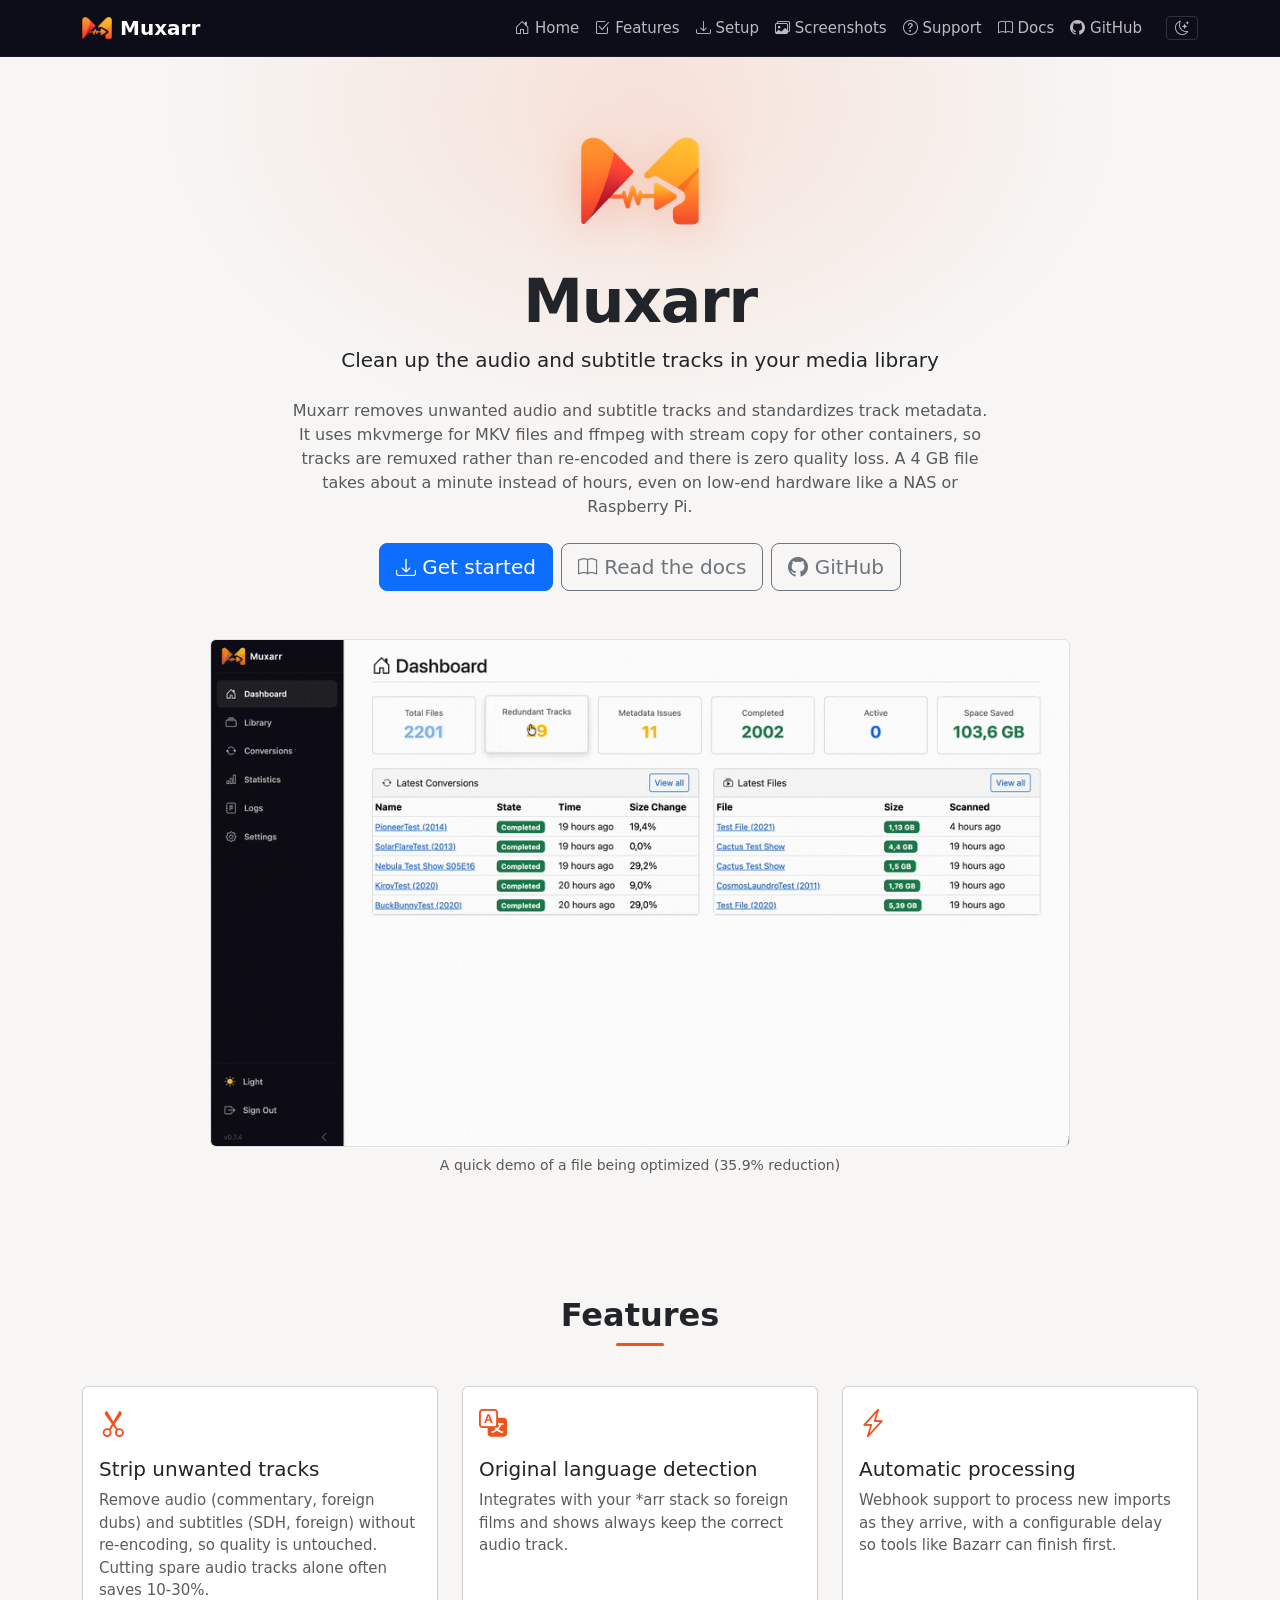
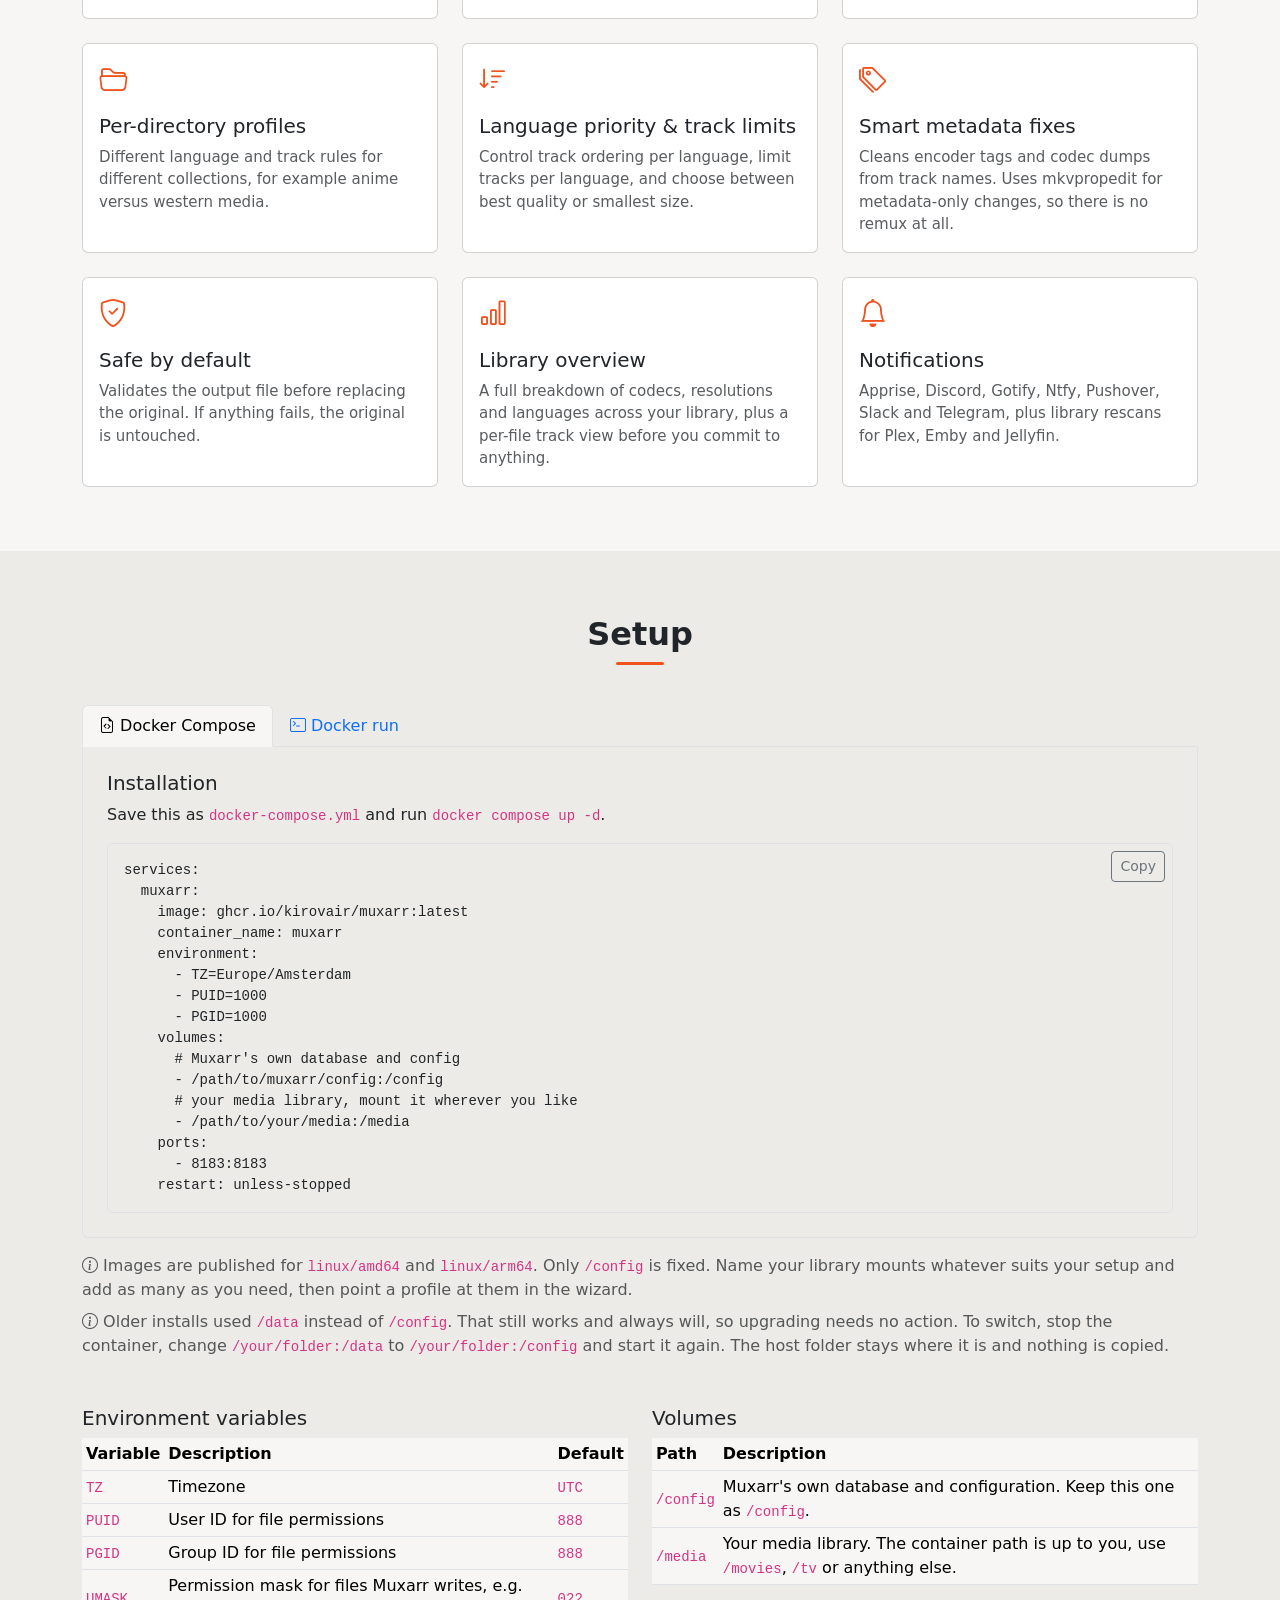
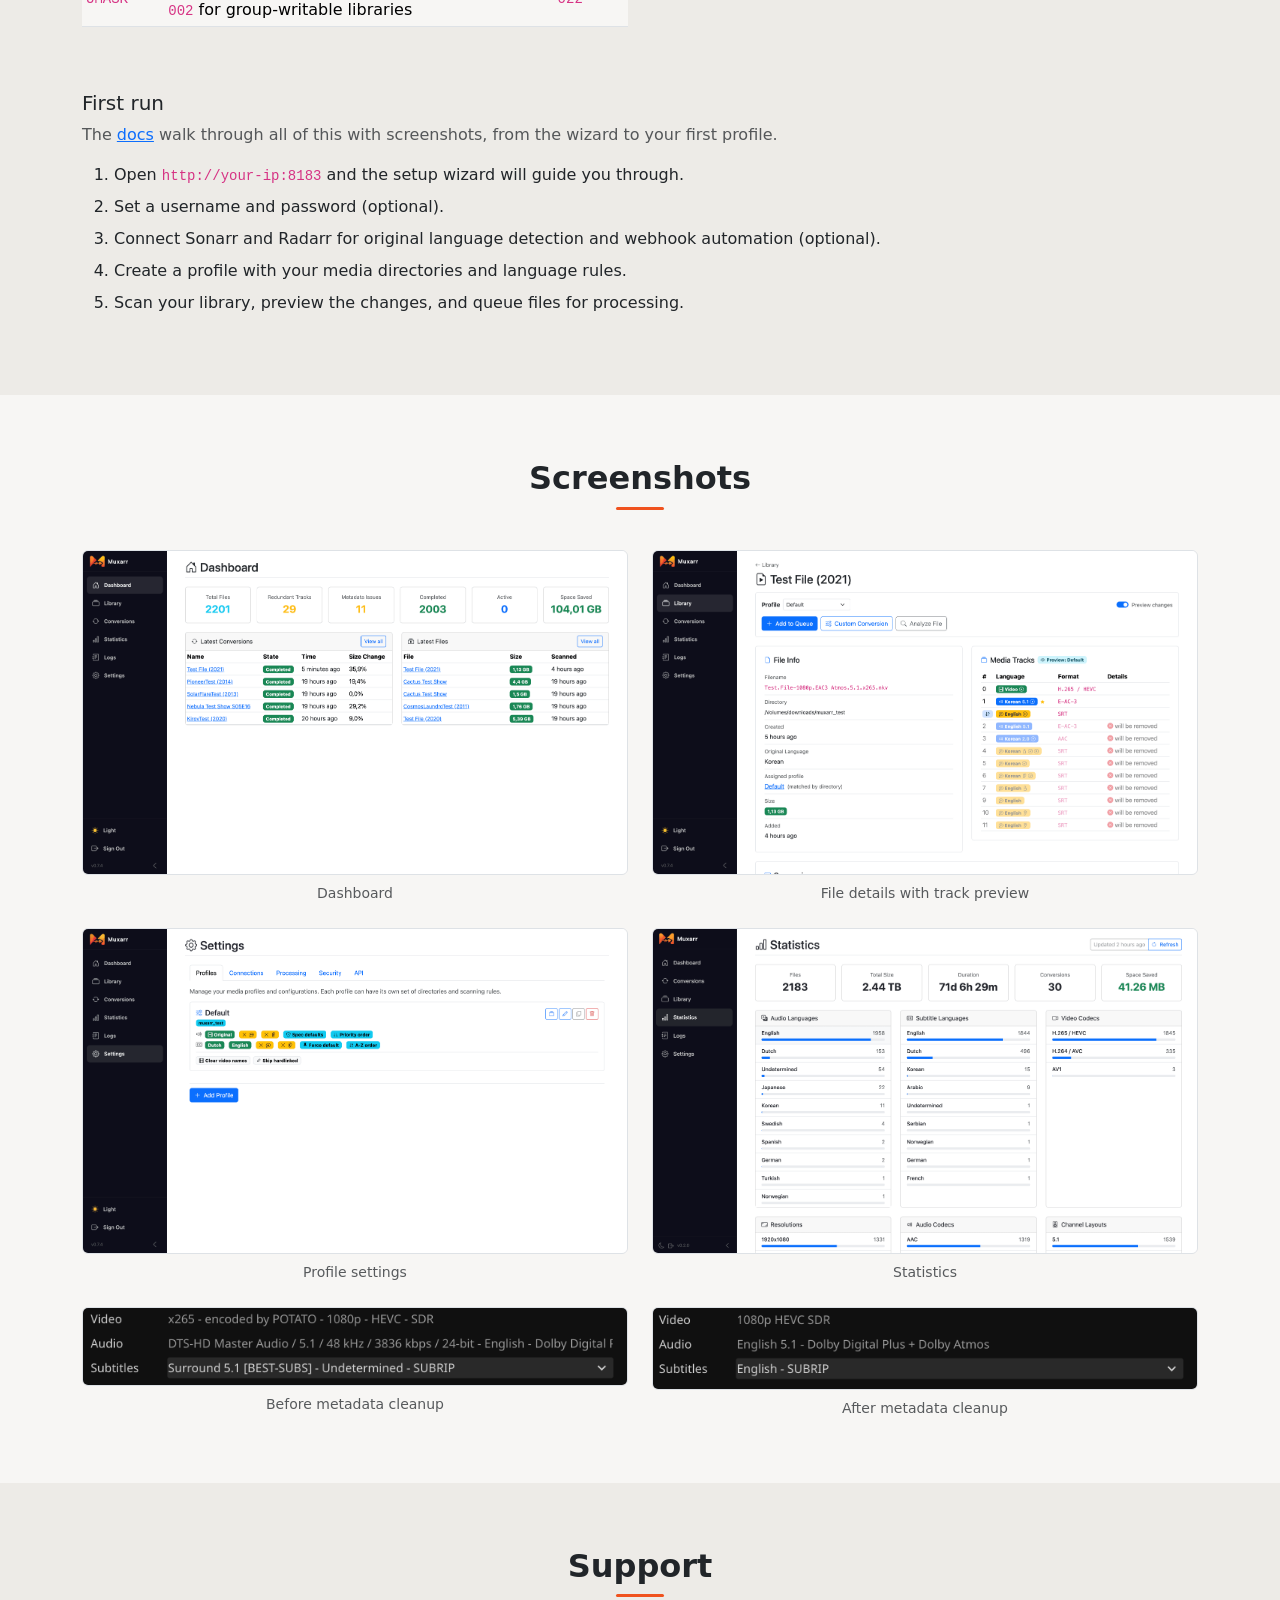
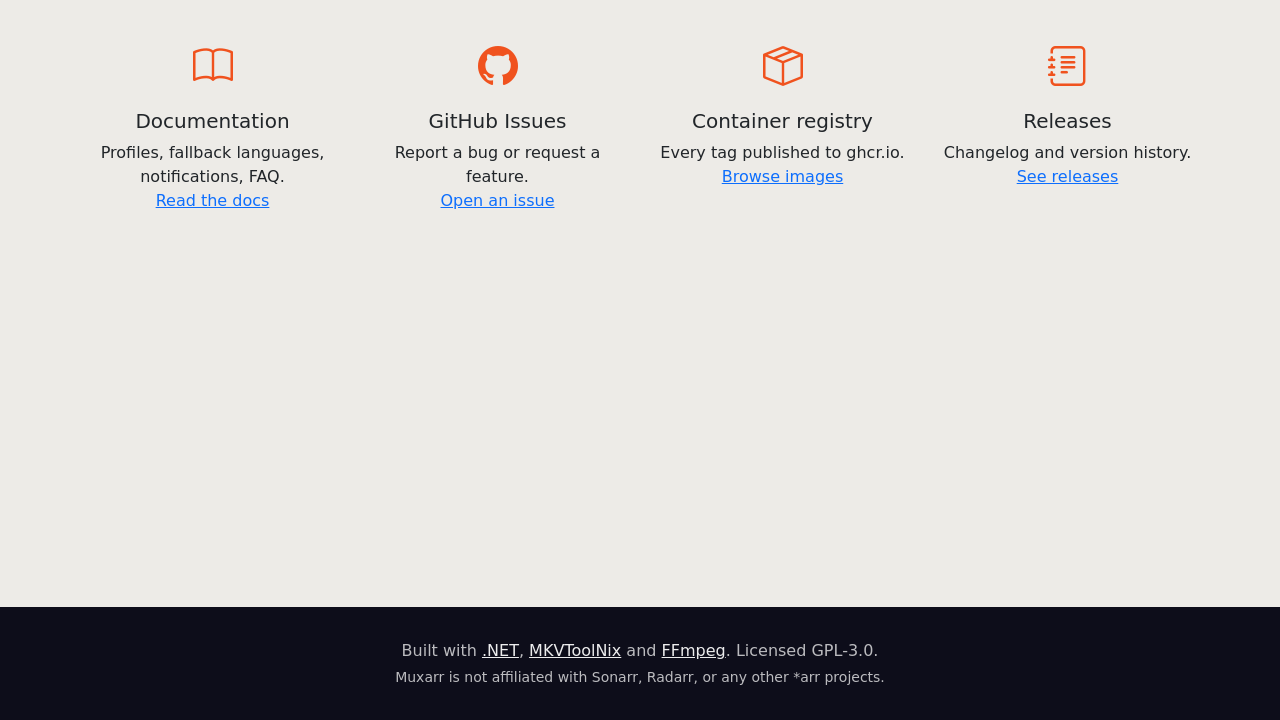
<file: index.html>
<!DOCTYPE html>
<html lang="en" data-bs-theme="dark">
<head>
<meta charset="utf-8">
<meta name="viewport" content="width=device-width, initial-scale=1">
<title>Muxarr | Clean up audio and subtitle tracks in your media library</title>
<meta name="description" content="Muxarr strips unwanted audio and subtitle tracks and standardizes track metadata, without re-encoding. Hooks into Sonarr and Radarr for new imports.">
<meta name="theme-color" content="#0d0d1a">

<link rel="canonical" href="https://muxarr.app/">

<meta property="og:type" content="website">
<meta property="og:site_name" content="Muxarr">
<meta property="og:locale" content="en">
<meta property="og:title" content="Muxarr | Clean up audio and subtitle tracks in your media library">
<meta property="og:description" content="Strip the audio and subtitle tracks you'll never play. No re-encoding, no quality loss. Hooks into Sonarr and Radarr.">
<meta property="og:url" content="https://muxarr.app/">
<meta property="og:image" content="https://muxarr.app/img/og.png">
<meta property="og:image:width" content="1200">
<meta property="og:image:height" content="630">
<meta property="og:image:alt" content="Muxarr: clean up the audio and subtitle tracks in your media library">

<meta name="twitter:card" content="summary_large_image">
<meta name="twitter:title" content="Muxarr | Clean up audio and subtitle tracks in your media library">
<meta name="twitter:description" content="Strip the audio and subtitle tracks you'll never play. No re-encoding, no quality loss. Hooks into Sonarr and Radarr.">
<meta name="twitter:image" content="https://muxarr.app/img/og.png">

<link rel="icon" href="img/favicon.png" type="image/png">
<link rel="apple-touch-icon" href="img/apple-touch-icon.png">

<link rel="preconnect" href="https://cdn.jsdelivr.net" crossorigin>
<!-- same versions the app itself uses -->
<link href="https://cdn.jsdelivr.net/npm/bootstrap@5.3.3/dist/css/bootstrap.min.css" rel="stylesheet">
<link href="https://cdn.jsdelivr.net/npm/bootstrap-icons@1.11.3/font/bootstrap-icons.min.css" rel="stylesheet">
<link href="css/site.css" rel="stylesheet">

<script type="application/ld+json">
{
  "@context": "https://schema.org",
  "@type": "SoftwareApplication",
  "name": "Muxarr",
  "url": "https://muxarr.app/",
  "description": "Muxarr removes unwanted audio and subtitle tracks and standardizes track metadata, without re-encoding. Hooks into Sonarr and Radarr for original language detection and automatic processing.",
  "applicationCategory": "MultimediaApplication",
  "operatingSystem": "Docker, Linux, Windows, macOS",
  "image": "https://muxarr.app/img/og.png",
  "screenshot": "https://muxarr.app/img/screenshots/dashboard.png",
  "codeRepository": "https://github.com/KirovAir/muxarr",
  "license": "https://www.gnu.org/licenses/gpl-3.0.html",
  "author": { "@type": "Person", "name": "KirovAir" },
  "offers": { "@type": "Offer", "price": "0", "priceCurrency": "USD" }
}
</script>

<script>
  // Set before paint so the page never flashes the wrong theme.
  // An explicit choice wins, otherwise follow the OS, otherwise dark.
  (function () {
    var stored = localStorage.getItem('theme');
    var system = window.matchMedia('(prefers-color-scheme: light)').matches ? 'light' : 'dark';
    document.documentElement.setAttribute('data-bs-theme', stored || system);
  })();
</script>
</head>
<body>

<nav class="navbar navbar-expand-lg mux-navbar sticky-top">
  <div class="container">
    <a class="navbar-brand d-flex align-items-center gap-2" href="#top">
      <img src="img/logo.png" alt="" width="30" height="30">
      <span>Muxarr</span>
    </a>

    <!-- Kept out of the collapse so both stay put on the top bar when it is open -->
    <div class="d-flex align-items-center gap-2 order-lg-last ms-lg-3">
      <button class="btn btn-sm mux-theme-btn" type="button" id="theme-toggle" aria-label="Toggle dark mode">
        <i class="bi bi-moon-stars"></i>
      </button>
      <button class="navbar-toggler" type="button" data-bs-toggle="collapse" data-bs-target="#nav" aria-controls="nav" aria-expanded="false" aria-label="Toggle navigation">
        <span class="navbar-toggler-icon"></span>
      </button>
    </div>

    <div class="collapse navbar-collapse justify-content-end" id="nav">
      <ul class="navbar-nav align-items-lg-center">
        <li class="nav-item"><a class="nav-link" href="#top"><i class="bi bi-house-door"></i> Home</a></li>
        <li class="nav-item"><a class="nav-link" href="#features"><i class="bi bi-check2-square"></i> Features</a></li>
        <li class="nav-item"><a class="nav-link" href="#setup"><i class="bi bi-download"></i> Setup</a></li>
        <li class="nav-item"><a class="nav-link" href="#screenshots"><i class="bi bi-images"></i> Screenshots</a></li>
        <li class="nav-item"><a class="nav-link" href="#support"><i class="bi bi-question-circle"></i> Support</a></li>
        <li class="nav-item"><a class="nav-link" href="docs/"><i class="bi bi-book"></i> Docs</a></li>
        <li class="nav-item"><a class="nav-link" href="https://github.com/KirovAir/muxarr"><i class="bi bi-github"></i> GitHub</a></li>
      </ul>
    </div>
  </div>
</nav>

<!-- ─────────────── hero ─────────────── -->
<header class="mux-hero text-center" id="top">
  <div class="container">
    <img src="img/logo.png" alt="Muxarr" class="mux-hero-logo mb-4" width="120" height="120">
    <h1 class="mux-wordmark">Muxarr</h1>
    <p class="lead mb-4">Clean up the audio and subtitle tracks in your media library</p>

    <p class="mux-hero-text mx-auto mb-4">
      Muxarr removes unwanted audio and subtitle tracks and standardizes track metadata.
      It uses mkvmerge for MKV files and ffmpeg with stream copy for other containers, so
      tracks are remuxed rather than re-encoded and there is zero quality loss. A 4&nbsp;GB
      file takes about a minute instead of hours, even on low-end hardware like a NAS or
      Raspberry&nbsp;Pi.
    </p>

    <div class="d-flex flex-wrap gap-2 justify-content-center mb-5">
      <a class="btn btn-primary btn-lg" href="#setup"><i class="bi bi-download"></i> Get started</a>
      <a class="btn btn-outline-secondary btn-lg" href="docs/"><i class="bi bi-book"></i> Read the docs</a>
      <a class="btn btn-outline-secondary btn-lg" href="https://github.com/KirovAir/muxarr"><i class="bi bi-github"></i> GitHub</a>
    </div>

    <figure class="mux-shot mb-0">
      <video class="img-fluid" width="960" height="566" autoplay loop muted playsinline
             poster="img/screenshots/demo-poster.png"
             aria-label="Muxarr processing a file and reporting a 35.9 percent size reduction">
        <source src="img/screenshots/demo.webm" type="video/webm">
        <source src="img/screenshots/demo.mp4" type="video/mp4">
      </video>
      <figcaption class="mux-caption">A quick demo of a file being optimized (35.9% reduction)</figcaption>
    </figure>
  </div>
</header>

<!-- ─────────────── features ─────────────── -->
<section class="mux-section" id="features">
  <div class="container">
    <h2 class="mux-heading">Features</h2>

    <div class="row g-4">

      <div class="col-md-6 col-lg-4">
        <div class="card h-100">
          <div class="card-body">
            <i class="bi bi-scissors mux-icon"></i>
            <h3 class="h5">Strip unwanted tracks</h3>
            <p class="mb-0">
              Remove audio (commentary, foreign dubs) and subtitles (SDH, foreign) without
              re-encoding, so quality is untouched. Cutting spare audio tracks alone often
              saves 10-30%.
            </p>
          </div>
        </div>
      </div>

      <div class="col-md-6 col-lg-4">
        <div class="card h-100">
          <div class="card-body">
            <i class="bi bi-translate mux-icon"></i>
            <h3 class="h5">Original language detection</h3>
            <p class="mb-0">
              Integrates with your *arr stack so foreign films and shows always keep the
              correct audio track.
            </p>
          </div>
        </div>
      </div>

      <div class="col-md-6 col-lg-4">
        <div class="card h-100">
          <div class="card-body">
            <i class="bi bi-lightning-charge mux-icon"></i>
            <h3 class="h5">Automatic processing</h3>
            <p class="mb-0">
              Webhook support to process new imports as they arrive, with a configurable
              delay so tools like Bazarr can finish first.
            </p>
          </div>
        </div>
      </div>

      <div class="col-md-6 col-lg-4">
        <div class="card h-100">
          <div class="card-body">
            <i class="bi bi-folder2-open mux-icon"></i>
            <h3 class="h5">Per-directory profiles</h3>
            <p class="mb-0">
              Different language and track rules for different collections, for example
              anime versus western media.
            </p>
          </div>
        </div>
      </div>

      <div class="col-md-6 col-lg-4">
        <div class="card h-100">
          <div class="card-body">
            <i class="bi bi-sort-down mux-icon"></i>
            <h3 class="h5">Language priority &amp; track limits</h3>
            <p class="mb-0">
              Control track ordering per language, limit tracks per language, and choose
              between best quality or smallest size.
            </p>
          </div>
        </div>
      </div>

      <div class="col-md-6 col-lg-4">
        <div class="card h-100">
          <div class="card-body">
            <i class="bi bi-tags mux-icon"></i>
            <h3 class="h5">Smart metadata fixes</h3>
            <p class="mb-0">
              Cleans encoder tags and codec dumps from track names. Uses mkvpropedit for
              metadata-only changes, so there is no remux at all.
            </p>
          </div>
        </div>
      </div>

      <div class="col-md-6 col-lg-4">
        <div class="card h-100">
          <div class="card-body">
            <i class="bi bi-shield-check mux-icon"></i>
            <h3 class="h5">Safe by default</h3>
            <p class="mb-0">
              Validates the output file before replacing the original. If anything fails,
              the original is untouched.
            </p>
          </div>
        </div>
      </div>

      <div class="col-md-6 col-lg-4">
        <div class="card h-100">
          <div class="card-body">
            <i class="bi bi-bar-chart mux-icon"></i>
            <h3 class="h5">Library overview</h3>
            <p class="mb-0">
              A full breakdown of codecs, resolutions and languages across your library,
              plus a per-file track view before you commit to anything.
            </p>
          </div>
        </div>
      </div>

      <div class="col-md-6 col-lg-4">
        <div class="card h-100">
          <div class="card-body">
            <i class="bi bi-bell mux-icon"></i>
            <h3 class="h5">Notifications</h3>
            <p class="mb-0">
              Apprise, Discord, Gotify, Ntfy, Pushover, Slack and Telegram, plus library
              rescans for Plex, Emby and Jellyfin.
            </p>
          </div>
        </div>
      </div>

    </div>
  </div>
</section>

<!-- ─────────────── setup ─────────────── -->
<section class="mux-section mux-section-alt" id="setup">
  <div class="container">
    <h2 class="mux-heading">Setup</h2>

    <ul class="nav nav-tabs" role="tablist">
      <li class="nav-item" role="presentation">
        <button class="nav-link active" data-bs-toggle="tab" data-bs-target="#tab-compose" type="button" role="tab" aria-controls="tab-compose" aria-selected="true">
          <i class="bi bi-file-earmark-code"></i> Docker Compose
        </button>
      </li>
      <li class="nav-item" role="presentation">
        <button class="nav-link" data-bs-toggle="tab" data-bs-target="#tab-run" type="button" role="tab" aria-controls="tab-run" aria-selected="false">
          <i class="bi bi-terminal"></i> Docker run
        </button>
      </li>
    </ul>

    <div class="tab-content mux-tab-body">

      <div class="tab-pane fade show active" id="tab-compose" role="tabpanel">
        <h3 class="h5">Installation</h3>
        <p>Save this as <code>docker-compose.yml</code> and run <code>docker compose up -d</code>.</p>
        <div class="mux-code">
          <button class="btn btn-sm btn-outline-secondary mux-copy" type="button" data-copy="compose">Copy</button>
<pre id="compose"><code>services:
  muxarr:
    image: ghcr.io/kirovair/muxarr:latest
    container_name: muxarr
    environment:
      - TZ=Europe/Amsterdam
      - PUID=1000
      - PGID=1000
    volumes:
      # Muxarr's own database and config
      - /path/to/muxarr/config:/config
      # your media library, mount it wherever you like
      - /path/to/your/media:/media
    ports:
      - 8183:8183
    restart: unless-stopped</code></pre>
        </div>
      </div>

      <div class="tab-pane fade" id="tab-run" role="tabpanel">
        <h3 class="h5">Installation</h3>
        <p>The same thing without a compose file.</p>
        <div class="mux-code">
          <button class="btn btn-sm btn-outline-secondary mux-copy" type="button" data-copy="run">Copy</button>
<pre id="run"><code>docker run -d \
  --name=muxarr \
  -e TZ=Europe/Amsterdam \
  -e PUID=1000 \
  -e PGID=1000 \
  -p 8183:8183 \
  -v /path/to/muxarr/config:/config \
  -v /path/to/your/media:/media \
  --restart unless-stopped \
  ghcr.io/kirovair/muxarr:latest</code></pre>
        </div>
      </div>

    </div>

    <p class="text-body-secondary mt-3 mb-2">
      <i class="bi bi-info-circle"></i>
      Images are published for <code>linux/amd64</code> and <code>linux/arm64</code>.
      Only <code>/config</code> is fixed. Name your library mounts whatever suits your
      setup and add as many as you need, then point a profile at them in the wizard.
    </p>

    <p class="text-body-secondary mb-5">
      <i class="bi bi-info-circle"></i>
      Older installs used <code>/data</code> instead of <code>/config</code>. That still works and
      always will, so upgrading needs no action. To switch, stop the container, change
      <code>/your/folder:/data</code> to <code>/your/folder:/config</code> and start it again. The
      host folder stays where it is and nothing is copied.
    </p>

    <div class="row g-4 mb-5">
      <div class="col-lg-6">
        <h3 class="h5">Environment variables</h3>
        <div class="table-responsive">
          <table class="table table-sm align-middle">
            <thead><tr><th>Variable</th><th>Description</th><th>Default</th></tr></thead>
            <tbody>
              <tr><td><code>TZ</code></td><td>Timezone</td><td><code>UTC</code></td></tr>
              <tr><td><code>PUID</code></td><td>User ID for file permissions</td><td><code>888</code></td></tr>
              <tr><td><code>PGID</code></td><td>Group ID for file permissions</td><td><code>888</code></td></tr>
              <tr><td><code>UMASK</code></td><td>Permission mask for files Muxarr writes, e.g. <code>002</code> for group-writable libraries</td><td><code>022</code></td></tr>
            </tbody>
          </table>
        </div>
      </div>
      <div class="col-lg-6">
        <h3 class="h5">Volumes</h3>
        <div class="table-responsive">
          <table class="table table-sm align-middle">
            <thead><tr><th>Path</th><th>Description</th></tr></thead>
            <tbody>
              <tr><td><code>/config</code></td><td>Muxarr's own database and configuration. Keep this one as <code>/config</code>.</td></tr>
              <tr><td><code>/media</code></td><td>Your media library. The container path is up to you, use <code>/movies</code>, <code>/tv</code> or anything else.</td></tr>
            </tbody>
          </table>
        </div>
      </div>
    </div>

    <h3 class="h5">First run</h3>
    <p class="text-body-secondary">The <a href="docs/">docs</a> walk through all of this with screenshots, from the wizard to your first profile.</p>
    <ol class="mux-steps">
      <li>Open <code>http://your-ip:8183</code> and the setup wizard will guide you through.</li>
      <li>Set a username and password (optional).</li>
      <li>Connect Sonarr and Radarr for original language detection and webhook automation (optional).</li>
      <li>Create a profile with your media directories and language rules.</li>
      <li>Scan your library, preview the changes, and queue files for processing.</li>
    </ol>
  </div>
</section>

<!-- ─────────────── screenshots ─────────────── -->
<section class="mux-section" id="screenshots">
  <div class="container">
    <h2 class="mux-heading">Screenshots</h2>

    <div class="row g-4">
      <div class="col-lg-6">
        <figure class="mux-shot">
          <img src="img/screenshots/dashboard.png" alt="Muxarr dashboard" class="img-fluid" loading="lazy" width="2898" height="1724">
          <figcaption class="mux-caption">Dashboard</figcaption>
        </figure>
      </div>
      <div class="col-lg-6">
        <figure class="mux-shot">
          <img src="img/screenshots/filedetails.png" alt="File details with track preview" class="img-fluid" loading="lazy" width="2898" height="1724">
          <figcaption class="mux-caption">File details with track preview</figcaption>
        </figure>
      </div>
      <div class="col-lg-6">
        <figure class="mux-shot">
          <img src="img/screenshots/settings.png" alt="Profile settings" class="img-fluid" loading="lazy" width="2898" height="1724">
          <figcaption class="mux-caption">Profile settings</figcaption>
        </figure>
      </div>
      <div class="col-lg-6">
        <figure class="mux-shot">
          <img src="img/screenshots/statistics.png" alt="Library statistics" class="img-fluid" loading="lazy" width="2880" height="1714">
          <figcaption class="mux-caption">Statistics</figcaption>
        </figure>
      </div>
      <div class="col-lg-6">
        <figure class="mux-shot">
          <img src="img/screenshots/before.png" alt="Track names before cleanup" class="img-fluid" loading="lazy" width="1362" height="192">
          <figcaption class="mux-caption">Before metadata cleanup</figcaption>
        </figure>
      </div>
      <div class="col-lg-6">
        <figure class="mux-shot">
          <img src="img/screenshots/after.png" alt="Track names after cleanup" class="img-fluid" loading="lazy" width="1358" height="202">
          <figcaption class="mux-caption">After metadata cleanup</figcaption>
        </figure>
      </div>
    </div>
  </div>
</section>

<!-- ─────────────── support ─────────────── -->
<section class="mux-section mux-section-alt" id="support">
  <div class="container">
    <h2 class="mux-heading">Support</h2>

    <div class="row g-4 text-center">
      <div class="col-md-6 col-lg-3">
        <i class="bi bi-book mux-support-icon"></i>
        <h3 class="h5">Documentation</h3>
        <p class="mb-0">Profiles, fallback languages, notifications, FAQ.</p>
        <a href="docs/">Read the docs</a>
      </div>
      <div class="col-md-6 col-lg-3">
        <i class="bi bi-github mux-support-icon"></i>
        <h3 class="h5">GitHub Issues</h3>
        <p class="mb-0">Report a bug or request a feature.</p>
        <a href="https://github.com/KirovAir/muxarr/issues">Open an issue</a>
      </div>
      <div class="col-md-6 col-lg-3">
        <i class="bi bi-box-seam mux-support-icon"></i>
        <h3 class="h5">Container registry</h3>
        <p class="mb-0">Every tag published to ghcr.io.</p>
        <a href="https://github.com/KirovAir/muxarr/pkgs/container/muxarr">Browse images</a>
      </div>
      <div class="col-md-6 col-lg-3">
        <i class="bi bi-journal-text mux-support-icon"></i>
        <h3 class="h5">Releases</h3>
        <p class="mb-0">Changelog and version history.</p>
        <a href="https://github.com/KirovAir/muxarr/releases">See releases</a>
      </div>
    </div>
  </div>
</section>

<footer class="mux-footer text-center">
  <div class="container">
    <p class="mb-1">
      Built with <a href="https://dotnet.microsoft.com/">.NET</a>,
      <a href="https://mkvtoolnix.download/">MKVToolNix</a> and
      <a href="https://ffmpeg.org/">FFmpeg</a>. Licensed GPL-3.0.
    </p>
    <p class="mb-0 small">
      Muxarr is not affiliated with Sonarr, Radarr, or any other *arr projects.
    </p>
  </div>
</footer>

<script src="https://cdn.jsdelivr.net/npm/bootstrap@5.3.3/dist/js/bootstrap.bundle.min.js"></script>
<script src="js/site.js"></script>
</body>
</html>
</file>
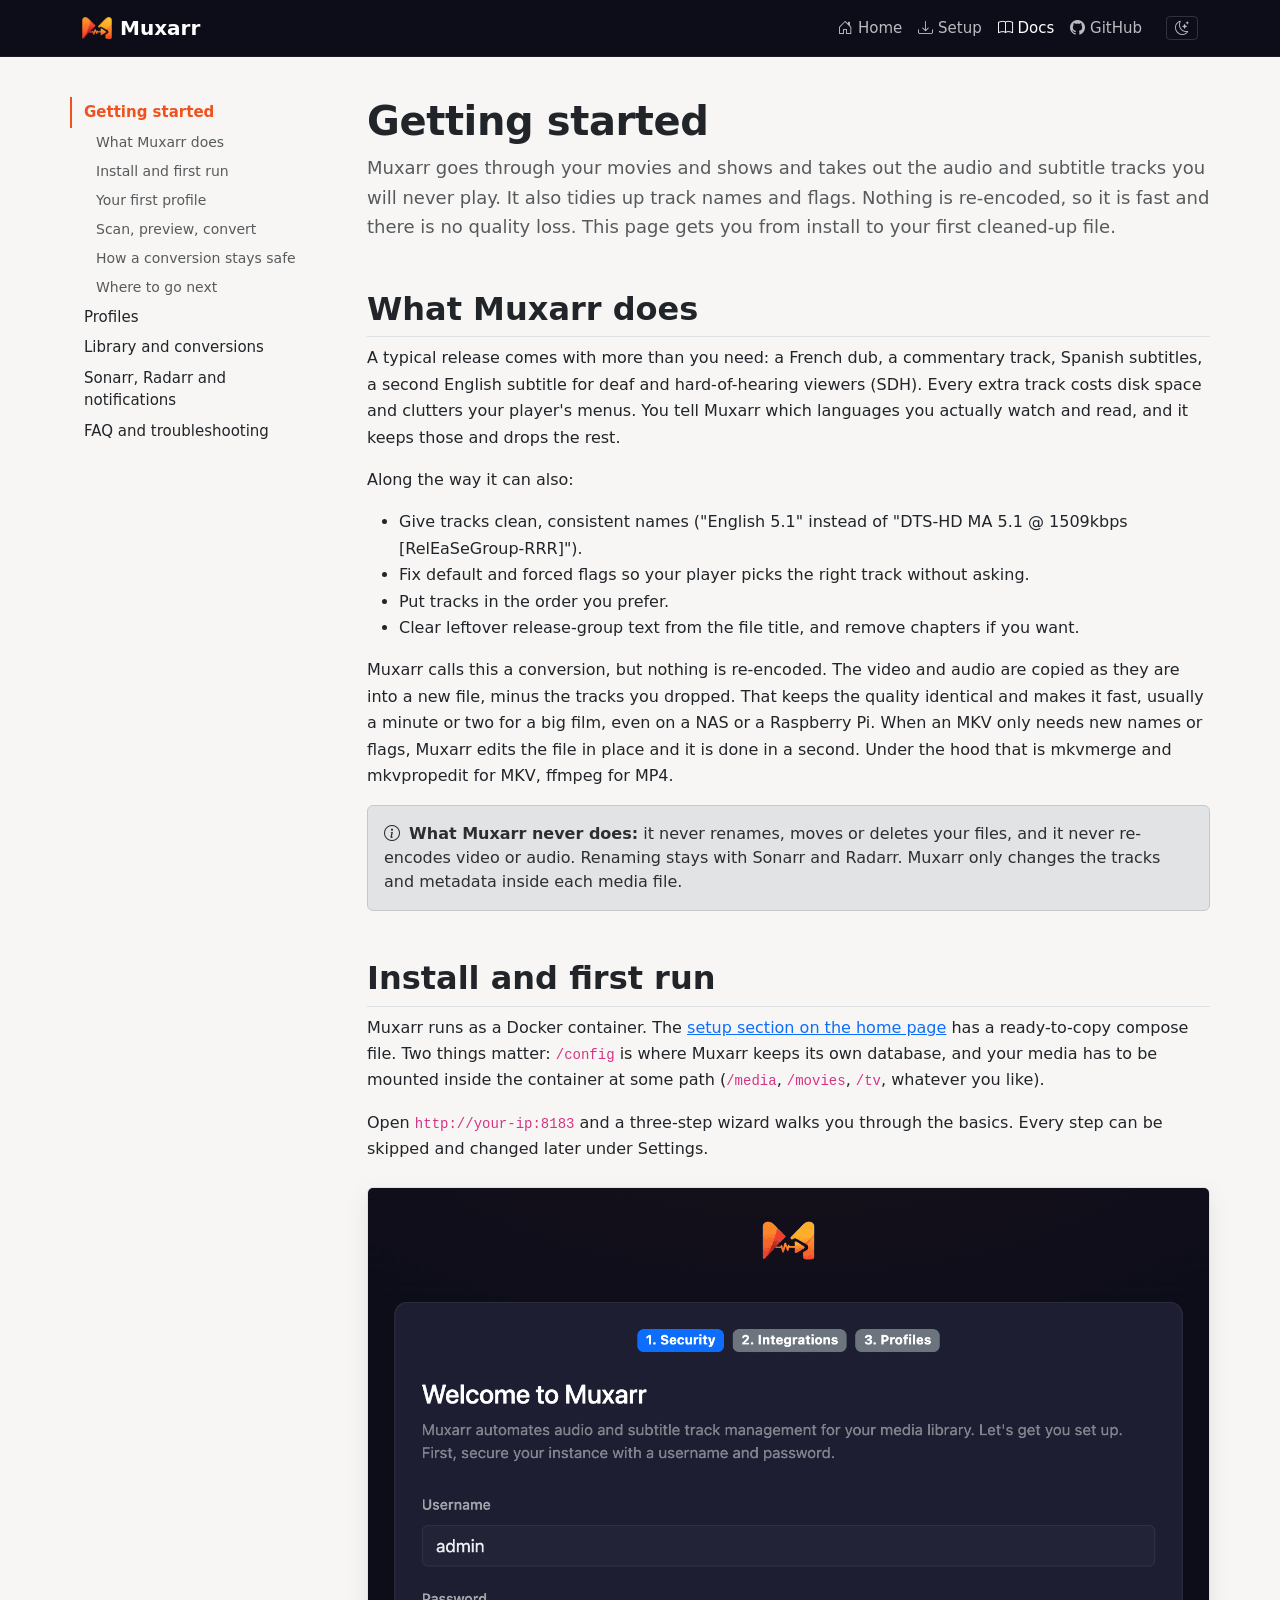
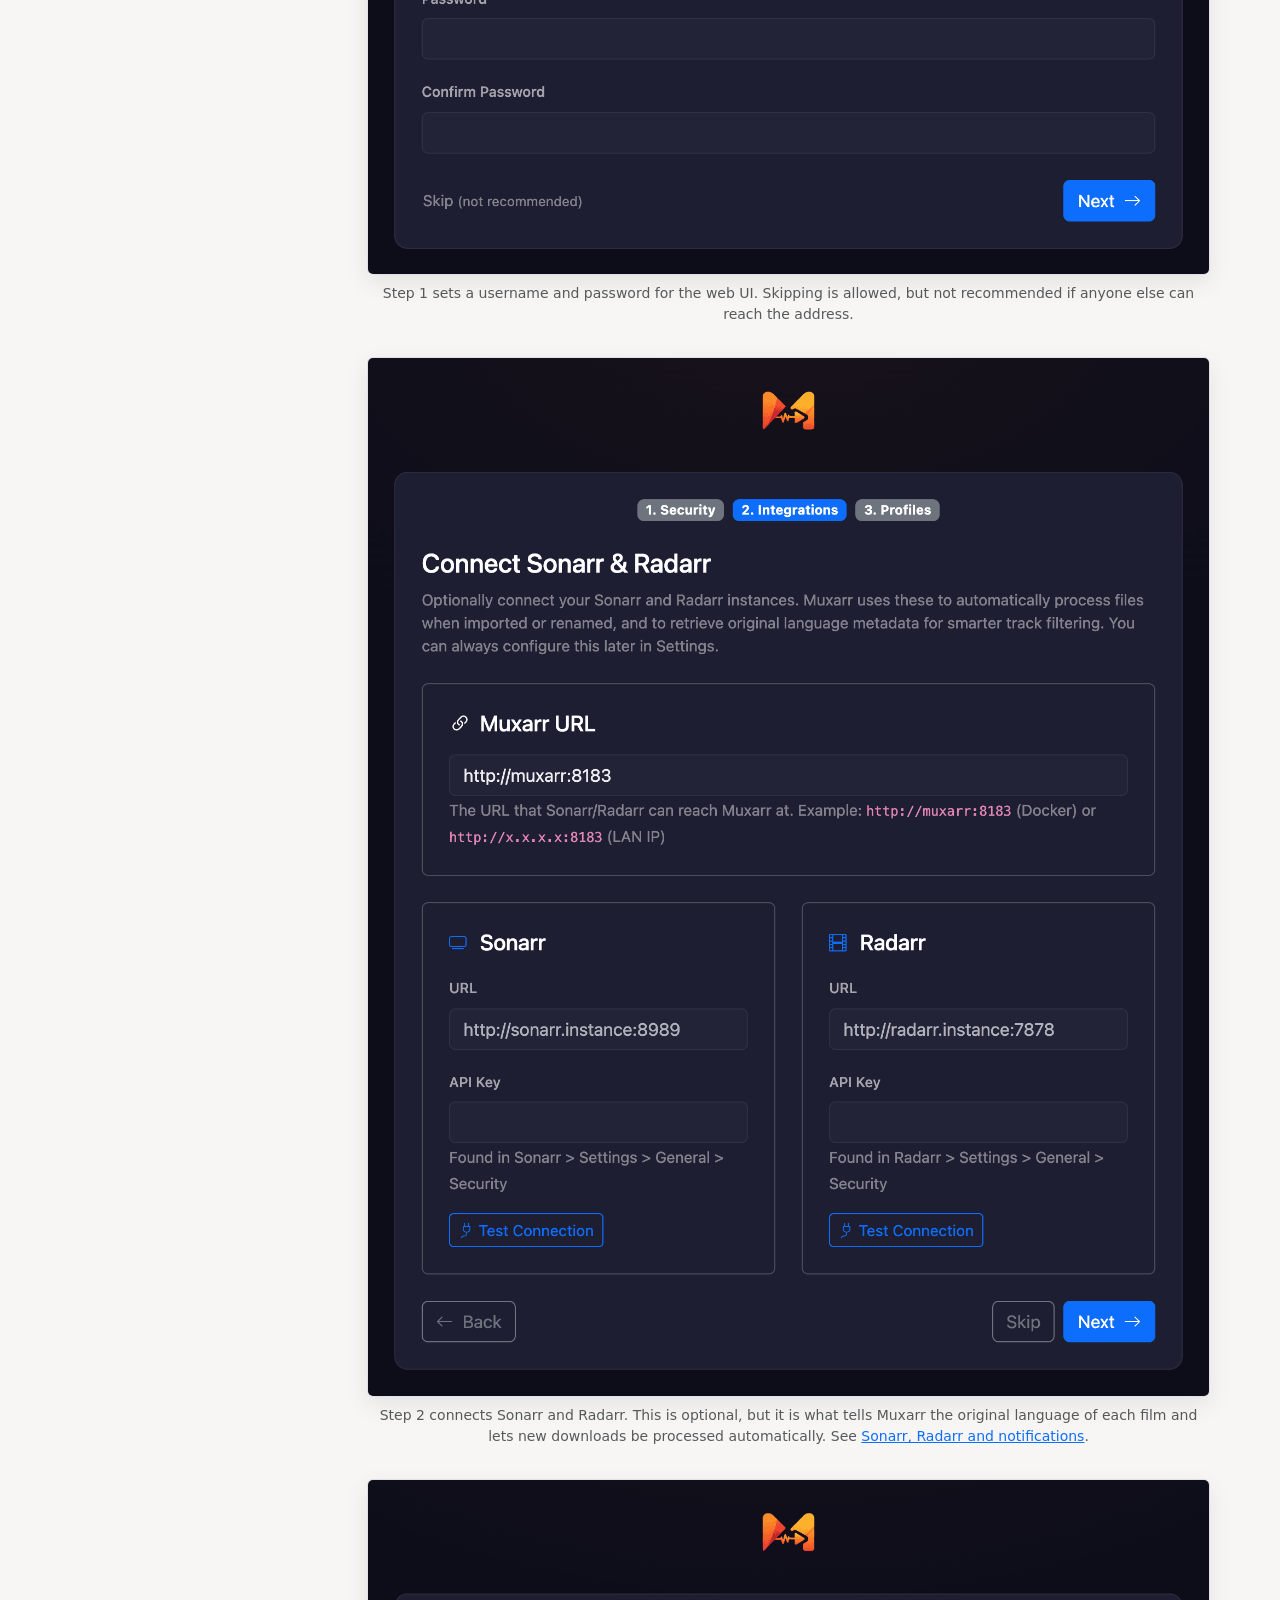
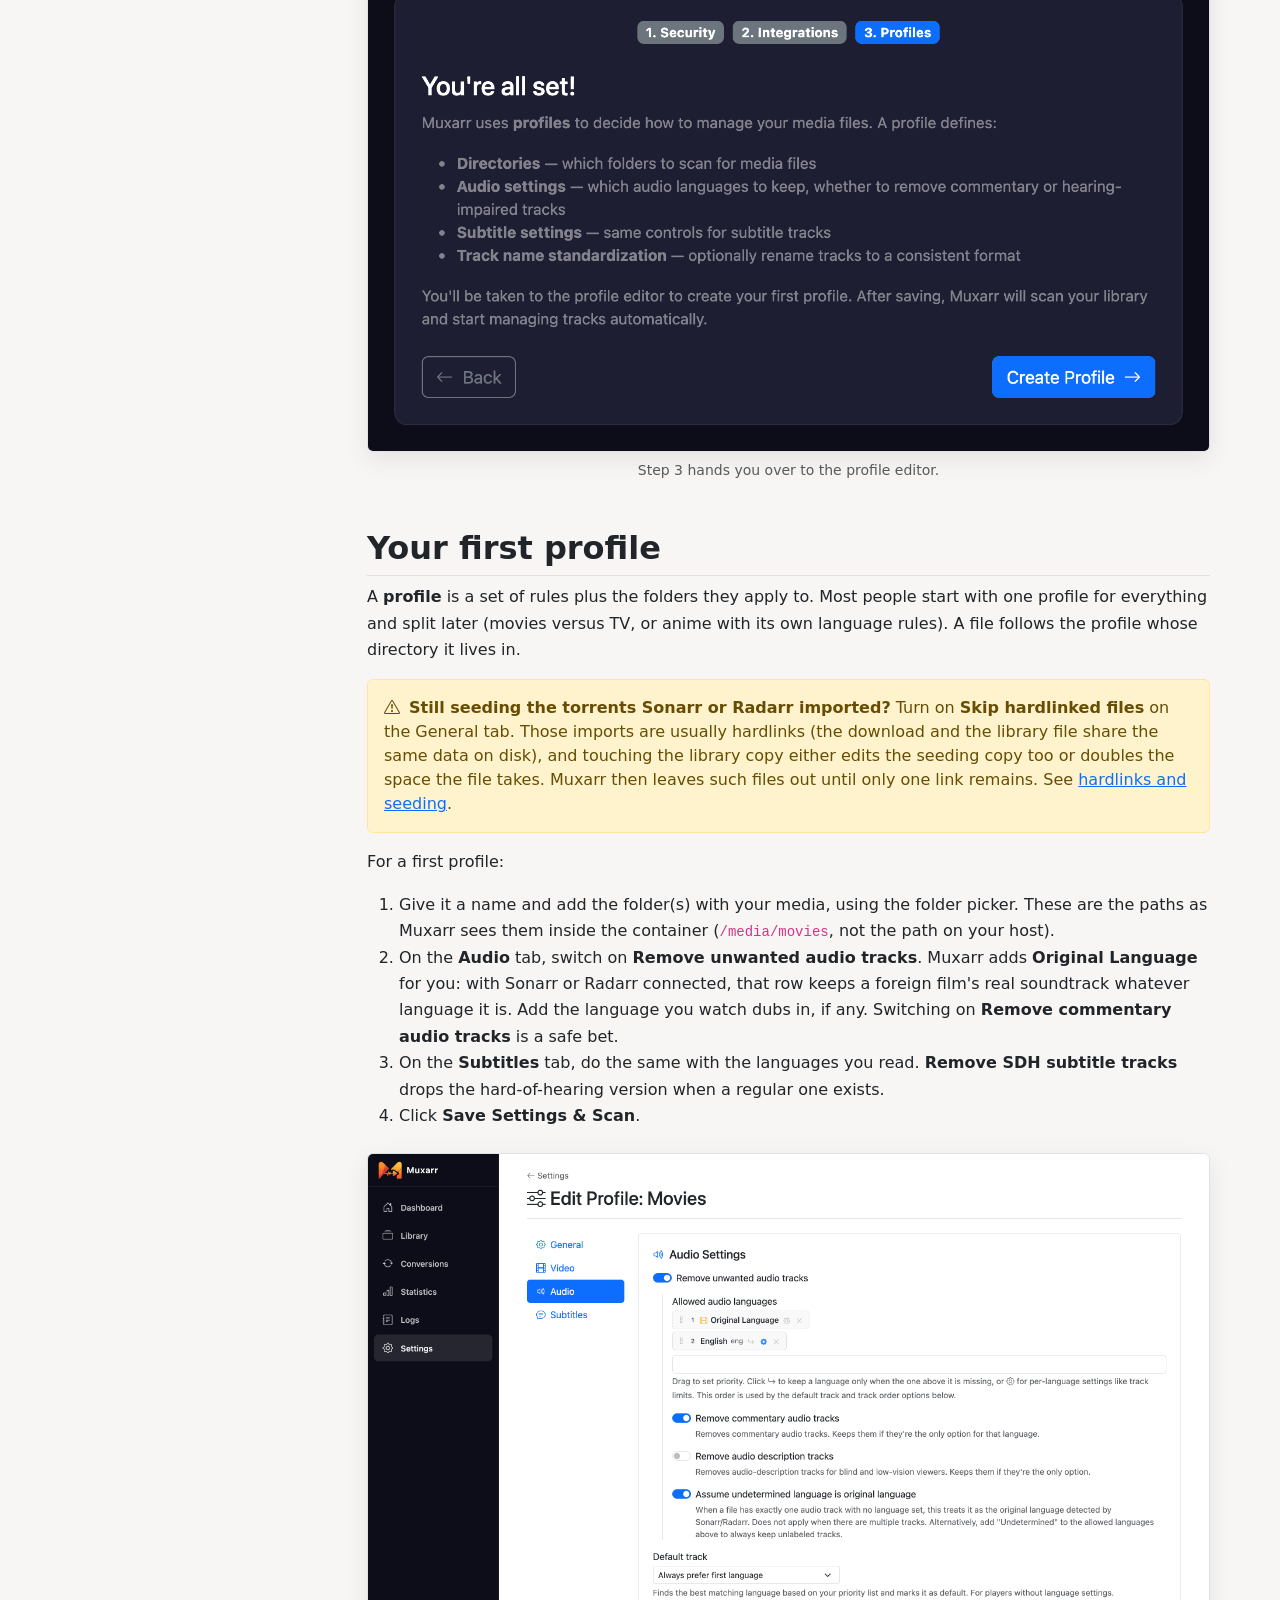
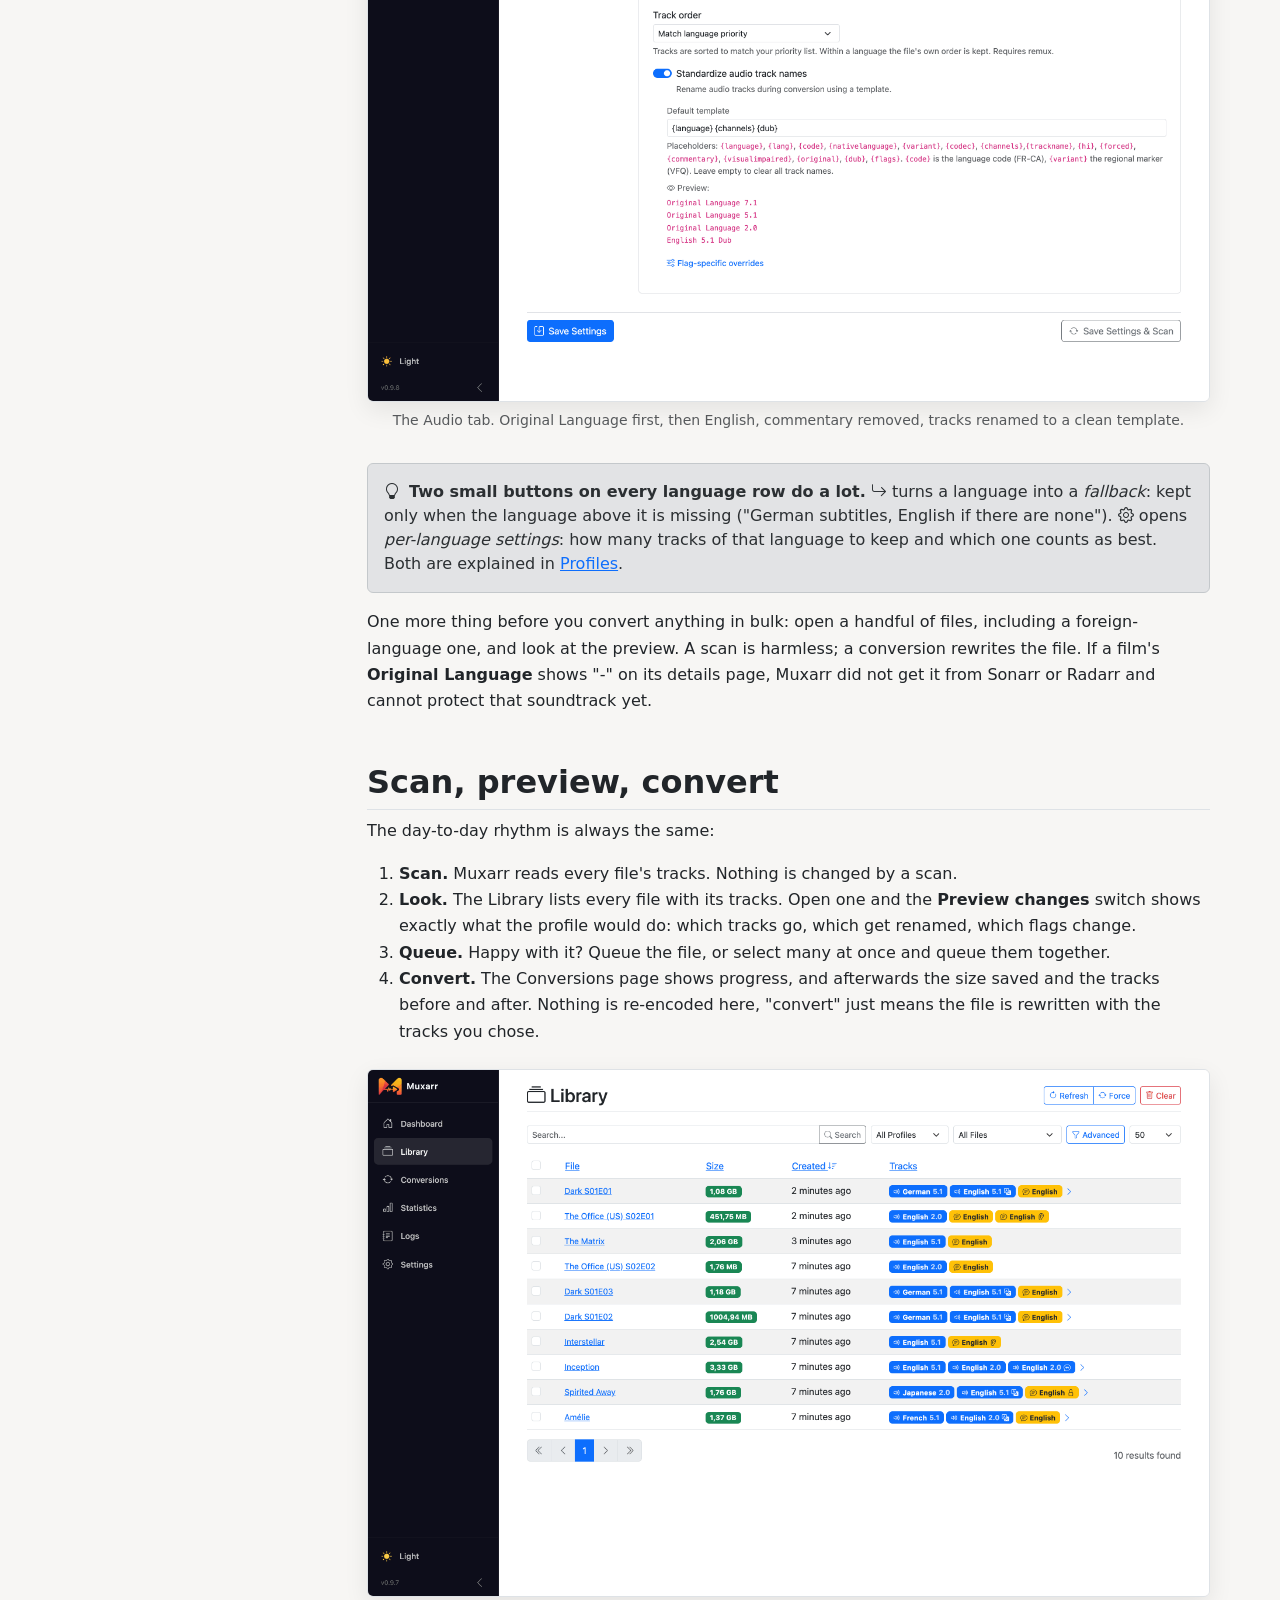
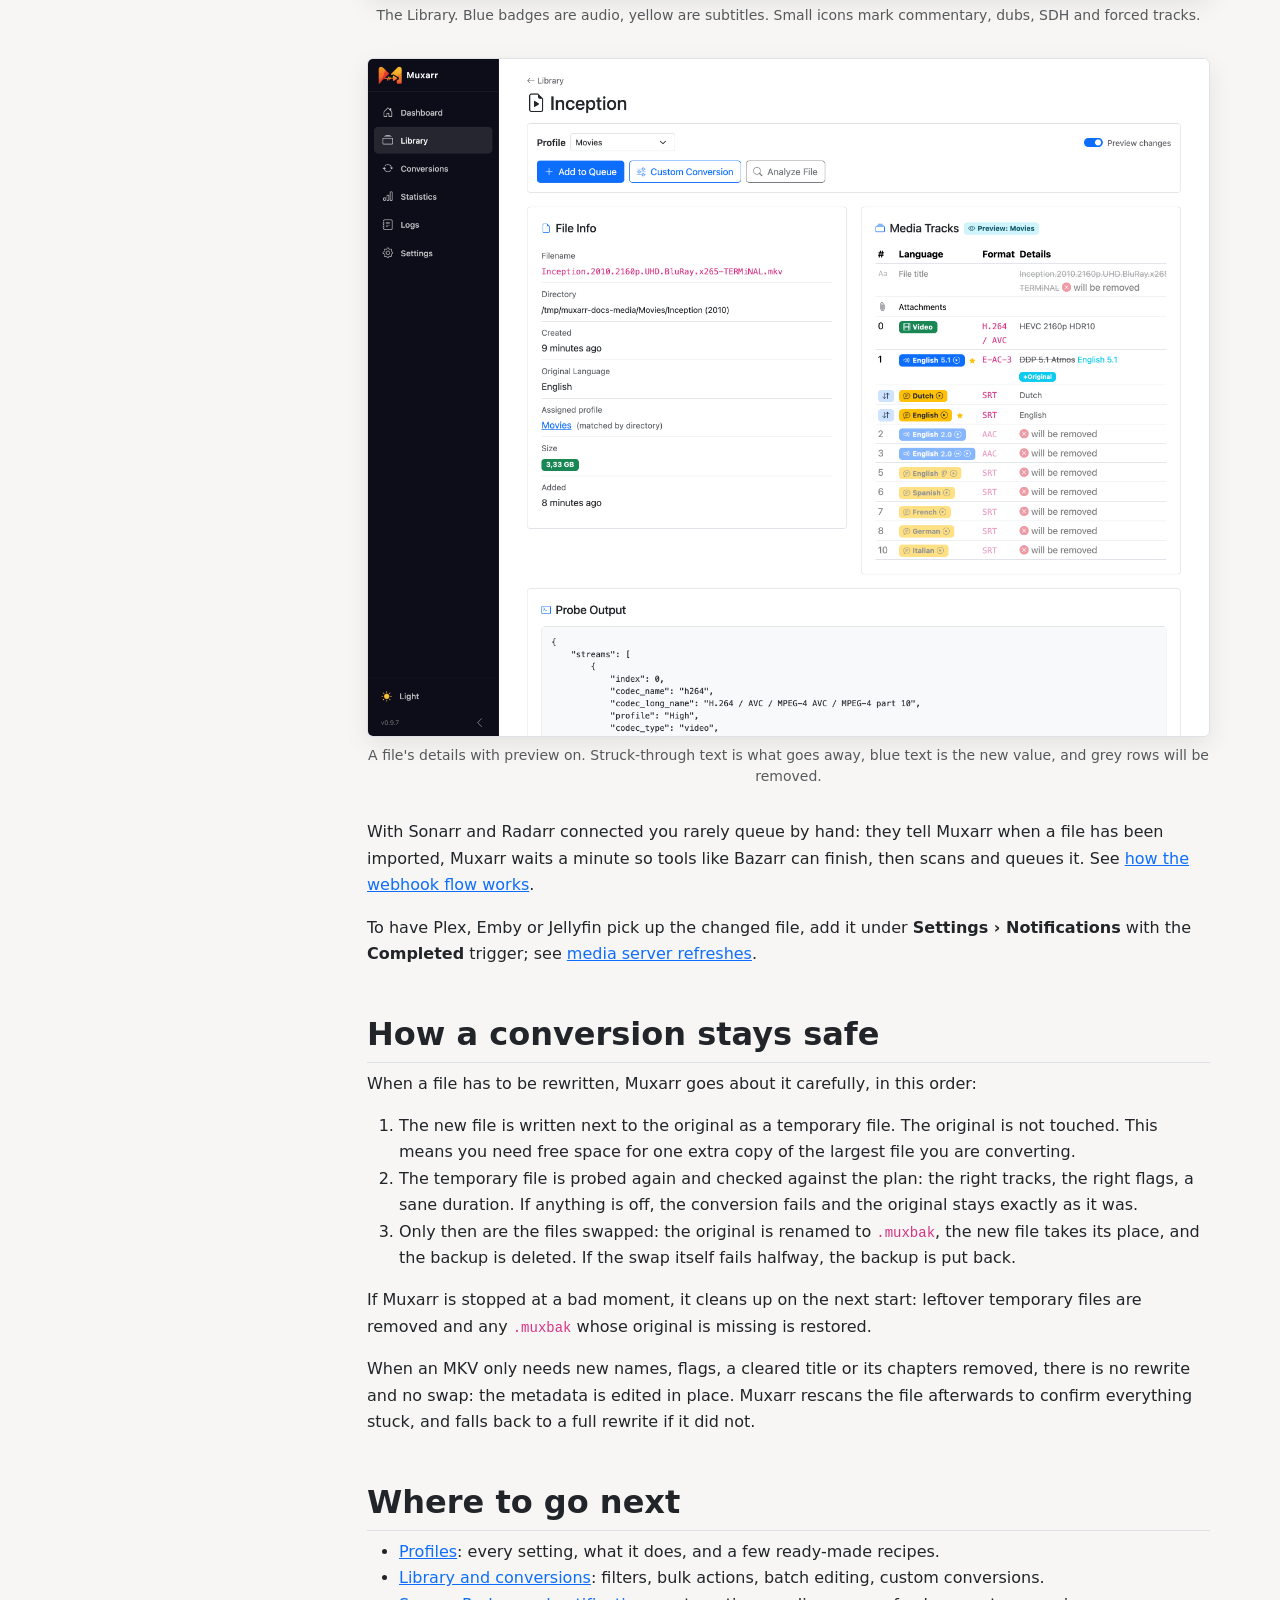
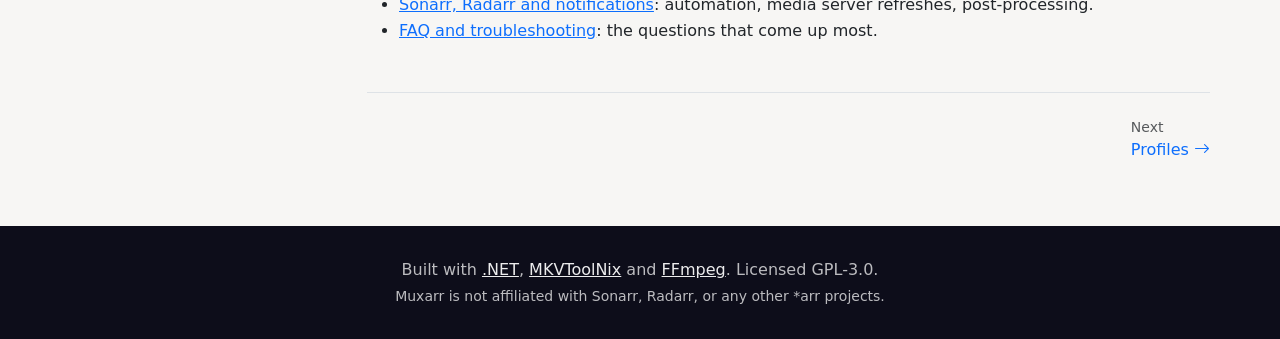
<file: docs/index.html>
<!DOCTYPE html>
<html lang="en" data-bs-theme="dark">
<head>
<meta charset="utf-8">
<meta name="viewport" content="width=device-width, initial-scale=1">
<title>Getting started | Muxarr docs</title>
<meta name="description" content="Install Muxarr, run the setup wizard, create your first profile and clean up your first file. What Muxarr does, what it never does, and how a conversion stays safe.">
<meta name="theme-color" content="#0d0d1a">
<link rel="canonical" href="https://muxarr.app/docs/">
<meta property="og:type" content="article">
<meta property="og:site_name" content="Muxarr">
<meta property="og:title" content="Getting started | Muxarr docs">
<meta property="og:description" content="Install Muxarr, run the setup wizard, create your first profile and clean up your first file.">
<meta property="og:url" content="https://muxarr.app/docs/">
<meta property="og:image" content="https://muxarr.app/img/og.png">
<link rel="icon" href="../img/favicon.png" type="image/png">
<link rel="apple-touch-icon" href="../img/apple-touch-icon.png">
<link rel="preconnect" href="https://cdn.jsdelivr.net" crossorigin>
<link href="https://cdn.jsdelivr.net/npm/bootstrap@5.3.3/dist/css/bootstrap.min.css" rel="stylesheet">
<link href="https://cdn.jsdelivr.net/npm/bootstrap-icons@1.11.3/font/bootstrap-icons.min.css" rel="stylesheet">
<link href="../css/site.css" rel="stylesheet">
<script>
  (function () {
    var stored = localStorage.getItem('theme');
    var system = window.matchMedia('(prefers-color-scheme: light)').matches ? 'light' : 'dark';
    document.documentElement.setAttribute('data-bs-theme', stored || system);
  })();
</script>
</head>
<body>

<nav class="navbar navbar-expand-lg mux-navbar sticky-top">
  <div class="container">
    <a class="navbar-brand d-flex align-items-center gap-2" href="../">
      <img src="../img/logo.png" alt="" width="30" height="30">
      <span>Muxarr</span>
    </a>
    <div class="d-flex align-items-center gap-2 order-lg-last ms-lg-3">
      <button class="btn btn-sm mux-theme-btn" type="button" id="theme-toggle" aria-label="Toggle dark mode">
        <i class="bi bi-moon-stars"></i>
      </button>
      <button class="navbar-toggler" type="button" data-bs-toggle="collapse" data-bs-target="#nav" aria-controls="nav" aria-expanded="false" aria-label="Toggle navigation">
        <span class="navbar-toggler-icon"></span>
      </button>
    </div>
    <div class="collapse navbar-collapse justify-content-end" id="nav">
      <ul class="navbar-nav align-items-lg-center">
        <li class="nav-item"><a class="nav-link" href="../"><i class="bi bi-house-door"></i> Home</a></li>
        <li class="nav-item"><a class="nav-link" href="../#setup"><i class="bi bi-download"></i> Setup</a></li>
        <li class="nav-item"><a class="nav-link active" href="./"><i class="bi bi-book"></i> Docs</a></li>
        <li class="nav-item"><a class="nav-link" href="https://github.com/KirovAir/muxarr"><i class="bi bi-github"></i> GitHub</a></li>
      </ul>
    </div>
  </div>
</nav>

<div class="container mux-docs">
  <div class="row g-5">

    <aside class="col-lg-3">
      <nav class="mux-docs-nav">
        <ul class="nav flex-column">
          <li class="nav-item"><a class="nav-link active" href="./">Getting started</a>
            <ul class="nav flex-column mux-docs-sub">
              <li><a class="nav-link" href="#what">What Muxarr does</a></li>
              <li><a class="nav-link" href="#install">Install and first run</a></li>
              <li><a class="nav-link" href="#first-profile">Your first profile</a></li>
              <li><a class="nav-link" href="#loop">Scan, preview, convert</a></li>
              <li><a class="nav-link" href="#safety">How a conversion stays safe</a></li>
              <li><a class="nav-link" href="#next">Where to go next</a></li>
            </ul>
          </li>
          <li class="nav-item"><a class="nav-link" href="profiles.html">Profiles</a></li>
          <li class="nav-item"><a class="nav-link" href="library.html">Library and conversions</a></li>
          <li class="nav-item"><a class="nav-link" href="integrations.html">Sonarr, Radarr and notifications</a></li>
          <li class="nav-item"><a class="nav-link" href="faq.html">FAQ and troubleshooting</a></li>
        </ul>
      </nav>
    </aside>

    <main class="col-lg-9 mux-docs-body">
      <h1>Getting started</h1>
      <p class="mux-lead">
        Muxarr goes through your movies and shows and takes out the audio and subtitle tracks you will
        never play. It also tidies up track names and flags. Nothing is re-encoded, so it is fast and
        there is no quality loss. This page gets you from install to your first cleaned-up file.
      </p>

      <h2 id="what">What Muxarr does</h2>
      <p>
        A typical release comes with more than you need: a French dub, a commentary track, Spanish
        subtitles, a second English subtitle for deaf and hard-of-hearing viewers (SDH). Every extra track costs disk space and clutters
        your player's menus. You tell Muxarr which languages you actually watch and read, and it keeps
        those and drops the rest.
      </p>
      <p>Along the way it can also:</p>
      <ul>
        <li>Give tracks clean, consistent names ("English 5.1" instead of "DTS-HD MA 5.1 @ 1509kbps [RelEaSeGroup-RRR]").</li>
        <li>Fix default and forced flags so your player picks the right track without asking.</li>
        <li>Put tracks in the order you prefer.</li>
        <li>Clear leftover release-group text from the file title, and remove chapters if you want.</li>
      </ul>
      <p>
        Muxarr calls this a conversion, but nothing is re-encoded. The video and audio are copied
        as they are into a new file, minus the tracks you dropped. That keeps the quality identical
        and makes it fast, usually a minute or two for a big film, even on a NAS or a Raspberry&nbsp;Pi.
        When an MKV only needs new names or flags, Muxarr edits the file in place and it is done in
        a second. Under the hood that is mkvmerge and mkvpropedit for MKV, ffmpeg for MP4.
      </p>
      <div class="alert alert-secondary" role="alert">
        <i class="bi bi-info-circle me-1"></i>
        <strong>What Muxarr never does:</strong> it never renames, moves or deletes your files, and
        it never re-encodes video or audio. Renaming stays with Sonarr and Radarr. Muxarr only
        changes the tracks and metadata inside each media file.
      </div>

      <h2 id="install">Install and first run</h2>
      <p>
        Muxarr runs as a Docker container. The <a href="../#setup">setup section on the home page</a>
        has a ready-to-copy compose file. Two things matter: <code>/config</code> is where Muxarr
        keeps its own database, and your media has to be mounted inside the container at some path
        (<code>/media</code>, <code>/movies</code>, <code>/tv</code>, whatever you like).
      </p>
      <p>
        Open <code>http://your-ip:8183</code> and a three-step wizard walks you through the basics.
        Every step can be skipped and changed later under Settings.
      </p>

      <figure class="mux-shot mux-shot-narrow text-center">
        <img src="../img/docs/setup-security.png" alt="Setup wizard, step 1: username and password" loading="lazy" width="1536" height="1254">
        <figcaption class="mux-caption">Step 1 sets a username and password for the web UI. Skipping is allowed, but not recommended if anyone else can reach the address.</figcaption>
      </figure>

      <figure class="mux-shot mux-shot-narrow text-center">
        <img src="../img/docs/setup-integrations.png" alt="Setup wizard, step 2: connect Sonarr and Radarr" loading="lazy" width="1536" height="1896">
        <figcaption class="mux-caption">Step 2 connects Sonarr and Radarr. This is optional, but it is what tells Muxarr the original language of each film and lets new downloads be processed automatically. See <a href="integrations.html">Sonarr, Radarr and notifications</a>.</figcaption>
      </figure>

      <figure class="mux-shot mux-shot-narrow text-center">
        <img src="../img/docs/setup-profiles.png" alt="Setup wizard, step 3: create your first profile" loading="lazy" width="1536" height="1042">
        <figcaption class="mux-caption">Step 3 hands you over to the profile editor.</figcaption>
      </figure>

      <h2 id="first-profile">Your first profile</h2>
      <p>
        A <strong>profile</strong> is a set of rules plus the folders they apply to. Most people start
        with one profile for everything and split later (movies versus TV, or anime with its own
        language rules). A file follows the profile whose directory it lives in.
      </p>
      <div class="alert alert-warning" role="alert">
        <i class="bi bi-exclamation-triangle me-1"></i>
        <strong>Still seeding the torrents Sonarr or Radarr imported?</strong> Turn on
        <span class="mux-ui">Skip hardlinked files</span> on the General tab. Those imports are usually
        hardlinks (the download and the library file share the same data on disk), and touching the
        library copy either edits the seeding copy too or doubles the space the file takes. Muxarr
        then leaves such files out until only one link remains. See
        <a href="faq.html#hardlinks">hardlinks and seeding</a>.
      </div>
      <p>For a first profile:</p>
      <ol>
        <li>Give it a name and add the folder(s) with your media, using the folder picker. These are
          the paths as Muxarr sees them inside the container (<code>/media/movies</code>, not the path
          on your host).</li>
        <li>On the <span class="mux-ui">Audio</span> tab, switch on <span class="mux-ui">Remove unwanted audio tracks</span>.
          Muxarr adds <span class="mux-ui">Original Language</span> for you: with Sonarr or Radarr connected,
          that row keeps a foreign film's real soundtrack whatever language it is. Add the language you
          watch dubs in, if any. Switching on <span class="mux-ui">Remove commentary audio tracks</span>
          is a safe bet.</li>
        <li>On the <span class="mux-ui">Subtitles</span> tab, do the same with the languages you read.
          <span class="mux-ui">Remove SDH subtitle tracks</span> drops the hard-of-hearing version when
          a regular one exists.</li>
        <li>Click <span class="mux-ui">Save Settings &amp; Scan</span>.</li>
      </ol>
      <figure class="mux-shot">
        <img src="../img/docs/profile-audio.png" alt="The Audio tab of the profile editor" loading="lazy" width="2880" height="2900">
        <figcaption class="mux-caption">The Audio tab. Original Language first, then English, commentary removed, tracks renamed to a clean template.</figcaption>
      </figure>
      <div class="alert alert-secondary" role="alert">
        <i class="bi bi-lightbulb me-1"></i>
        <strong>Two small buttons on every language row do a lot.</strong>
        <i class="bi bi-arrow-return-right"></i> turns a language into a <em>fallback</em>: kept only when
        the language above it is missing ("German subtitles, English if there are none").
        <i class="bi bi-gear"></i> opens <em>per-language settings</em>: how many tracks of that language to
        keep and which one counts as best. Both are explained in <a href="profiles.html#fallback">Profiles</a>.
      </div>
      <p>
        One more thing before you convert anything in bulk: open a handful of files, including a
        foreign-language one, and look at the preview. A scan is harmless; a conversion rewrites the
        file. If a film's <span class="mux-ui">Original Language</span> shows "-" on its details page, Muxarr
        did not get it from Sonarr or Radarr and cannot protect that soundtrack yet.
      </p>

      <h2 id="loop">Scan, preview, convert</h2>
      <p>The day-to-day rhythm is always the same:</p>
      <ol>
        <li><strong>Scan.</strong> Muxarr reads every file's tracks. Nothing is changed by a scan.</li>
        <li><strong>Look.</strong> The Library lists every file with its tracks. Open one and the
          <span class="mux-ui">Preview changes</span> switch shows exactly what the profile would do:
          which tracks go, which get renamed, which flags change.</li>
        <li><strong>Queue.</strong> Happy with it? Queue the file, or select many at once and queue
          them together.</li>
        <li><strong>Convert.</strong> The Conversions page shows progress, and afterwards the size saved
          and the tracks before and after. Nothing is re-encoded here, "convert" just means the file
          is rewritten with the tracks you chose.</li>
      </ol>
      <figure class="mux-shot">
        <img src="../img/docs/library.png" alt="The Library page listing files with their audio and subtitle tracks" loading="lazy" width="2880" height="1800">
        <figcaption class="mux-caption">The Library. Blue badges are audio, yellow are subtitles. Small icons mark commentary, dubs, SDH and forced tracks.</figcaption>
      </figure>
      <figure class="mux-shot">
        <img src="../img/docs/file-details.png" alt="File details with the preview of planned changes" loading="lazy" width="2880" height="2320">
        <figcaption class="mux-caption">A file's details with preview on. Struck-through text is what goes away, blue text is the new value, and grey rows will be removed.</figcaption>
      </figure>
      <p>
        With Sonarr and Radarr connected you rarely queue by hand: they tell Muxarr when a file has
        been imported, Muxarr waits a minute so tools like Bazarr can finish, then scans and queues it.
        See <a href="integrations.html#webhook-flow">how the webhook flow works</a>.
      </p>
      <p>
        To have Plex, Emby or Jellyfin pick up the changed file, add it under
        <span class="mux-ui">Settings &rsaquo; Notifications</span> with the <span class="mux-ui">Completed</span>
        trigger; see <a href="integrations.html#media-servers">media server refreshes</a>.
      </p>

      <h2 id="safety">How a conversion stays safe</h2>
      <p>When a file has to be rewritten, Muxarr goes about it carefully, in this order:</p>
      <ol>
        <li>The new file is written next to the original as a temporary file. The original is not
          touched. This means you need free space for one extra copy of the largest file you are
          converting.</li>
        <li>The temporary file is probed again and checked against the plan: the right tracks, the
          right flags, a sane duration. If anything is off, the conversion fails and the original stays
          exactly as it was.</li>
        <li>Only then are the files swapped: the original is renamed to <code>.muxbak</code>, the new file
          takes its place, and the backup is deleted. If the swap itself fails halfway, the backup is
          put back.</li>
      </ol>
      <p>
        If Muxarr is stopped at a bad moment, it cleans up on the next start: leftover temporary files
        are removed and any <code>.muxbak</code> whose original is missing is restored.
      </p>
      <p>
        When an MKV only needs new names, flags, a cleared title or its chapters removed, there is no
        rewrite and no swap: the metadata is edited in place. Muxarr rescans the file afterwards to
        confirm everything stuck, and falls back to a full rewrite if it did not.
      </p>

      <h2 id="next">Where to go next</h2>
      <ul>
        <li><a href="profiles.html">Profiles</a>: every setting, what it does, and a few ready-made recipes.</li>
        <li><a href="library.html">Library and conversions</a>: filters, bulk actions, batch editing, custom conversions.</li>
        <li><a href="integrations.html">Sonarr, Radarr and notifications</a>: automation, media server refreshes, post-processing.</li>
        <li><a href="faq.html">FAQ and troubleshooting</a>: the questions that come up most.</li>
      </ul>

      <div class="mux-docs-pager d-flex justify-content-end">
        <a href="profiles.html"><small>Next</small>Profiles <i class="bi bi-arrow-right"></i></a>
      </div>
    </main>
  </div>
</div>

<footer class="mux-footer text-center">
  <div class="container">
    <p class="mb-1">
      Built with <a href="https://dotnet.microsoft.com/">.NET</a>,
      <a href="https://mkvtoolnix.download/">MKVToolNix</a> and
      <a href="https://ffmpeg.org/">FFmpeg</a>. Licensed GPL-3.0.
    </p>
    <p class="mb-0 small">Muxarr is not affiliated with Sonarr, Radarr, or any other *arr projects.</p>
  </div>
</footer>

<script src="https://cdn.jsdelivr.net/npm/bootstrap@5.3.3/dist/js/bootstrap.bundle.min.js"></script>
<script src="../js/site.js"></script>
</body>
</html>
</file>
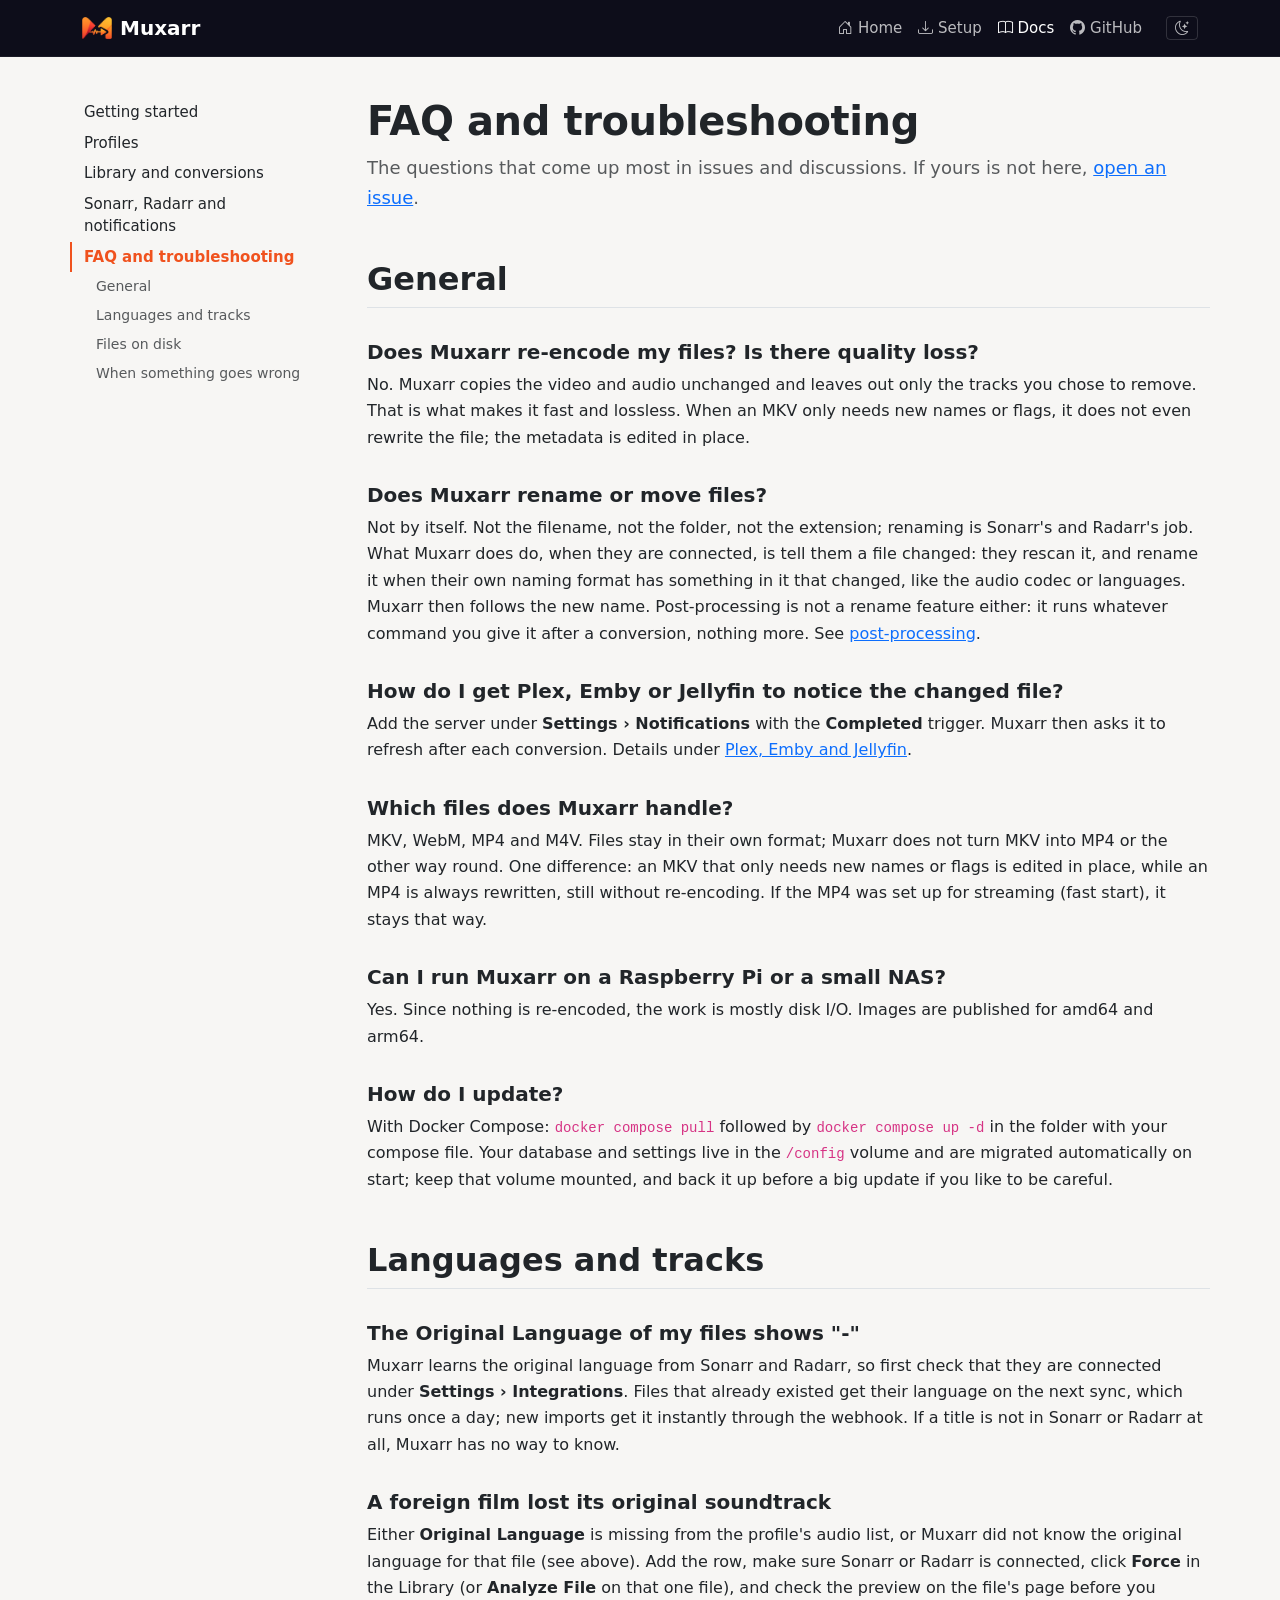
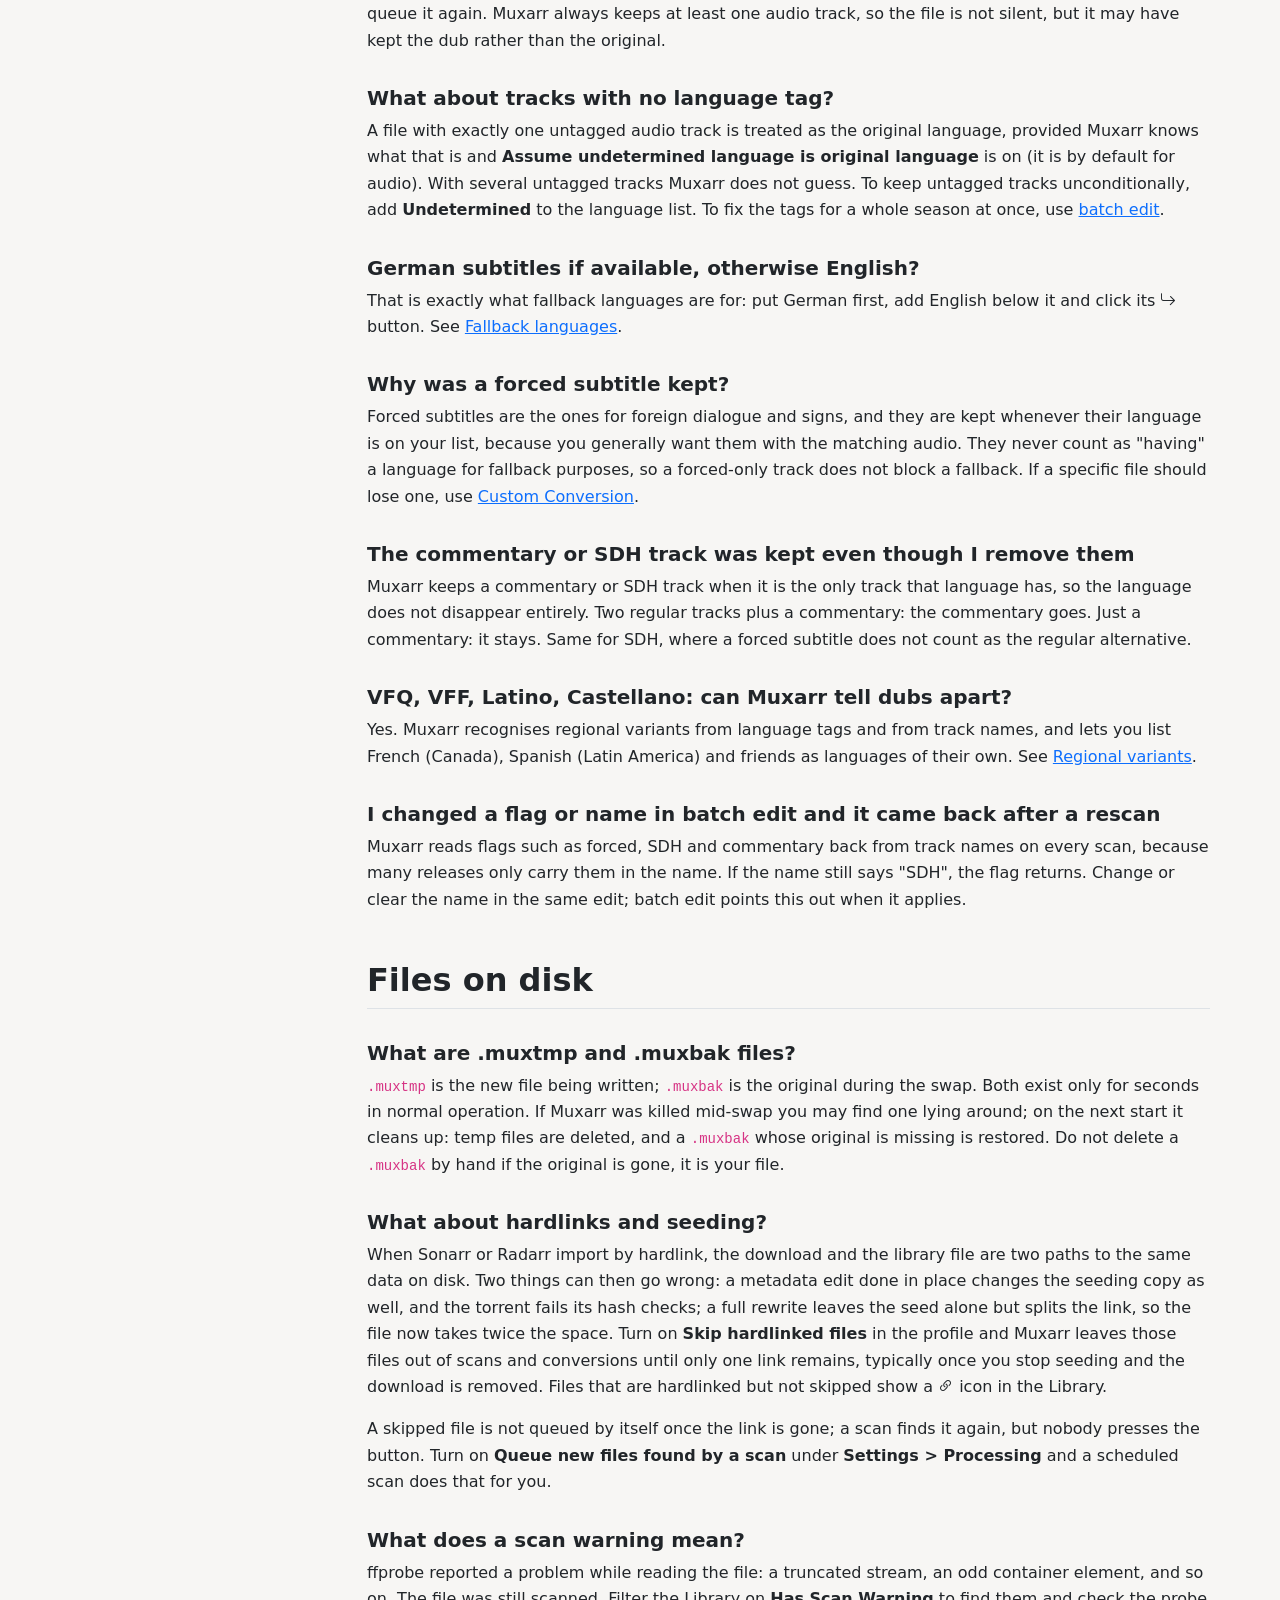
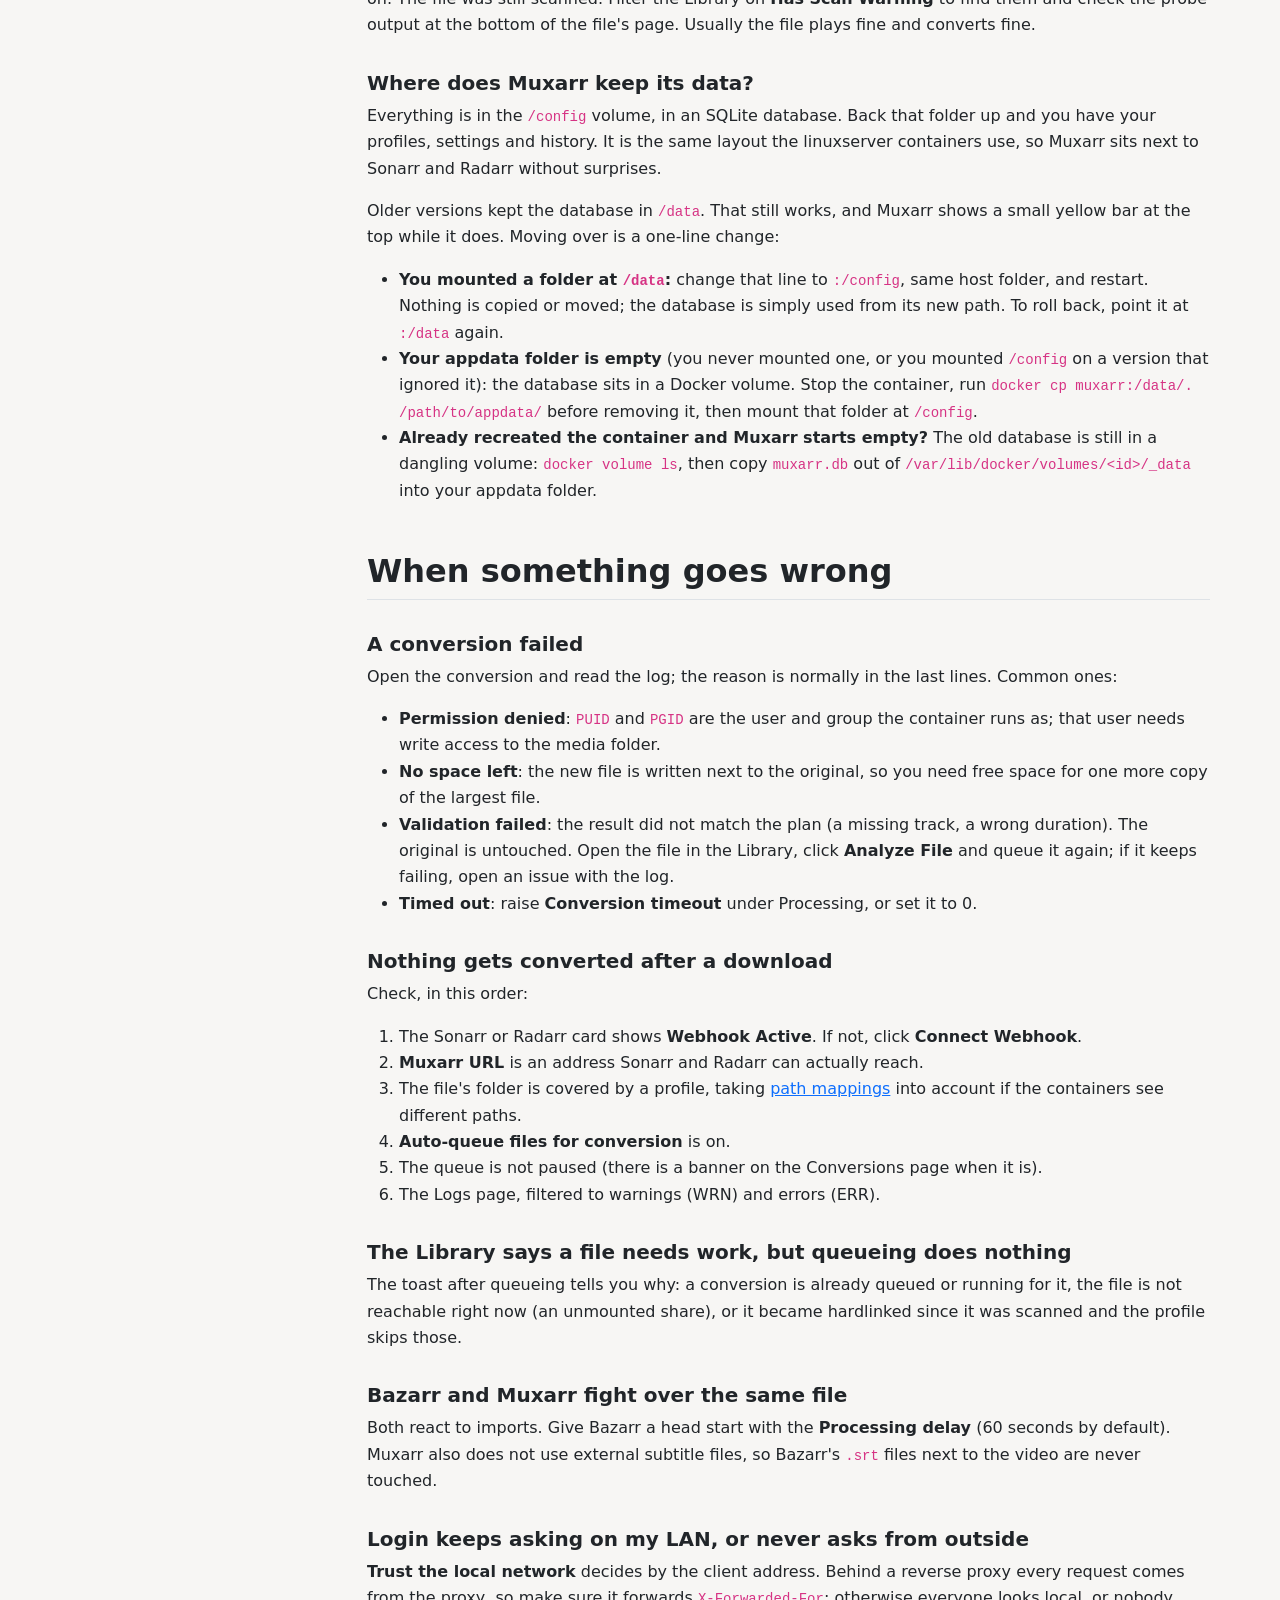
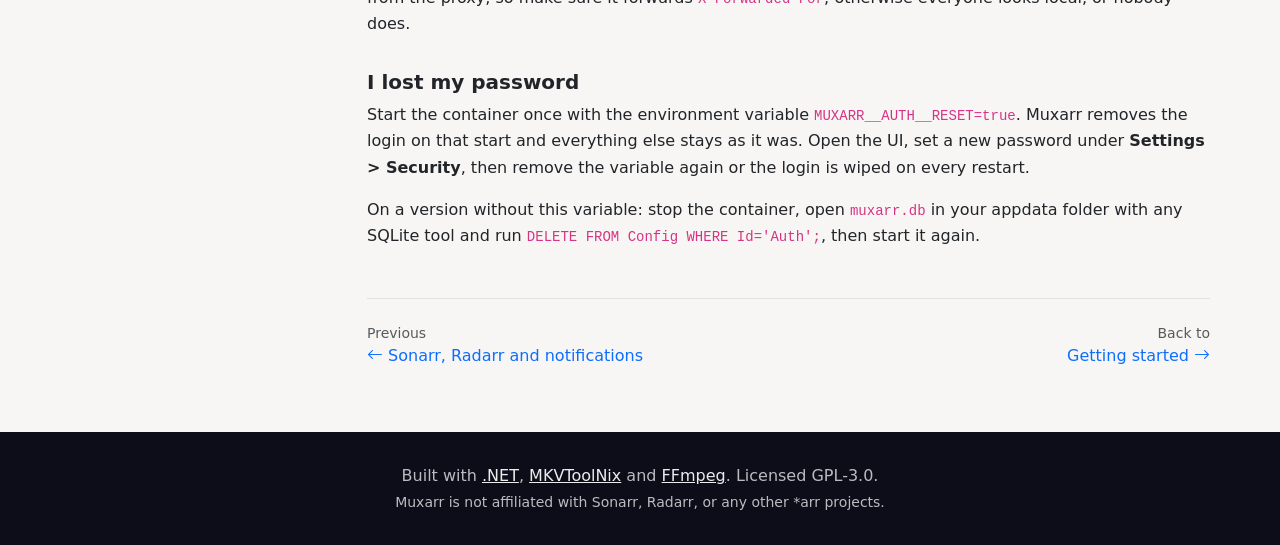
<file: docs/faq.html>
<!DOCTYPE html>
<html lang="en" data-bs-theme="dark">
<head>
<meta charset="utf-8">
<meta name="viewport" content="width=device-width, initial-scale=1">
<title>FAQ and troubleshooting | Muxarr docs</title>
<meta name="description" content="Answers to the questions Muxarr users ask most: renaming, re-encoding, original language, hardlinks, .muxbak files, MP4, forced subtitles, failed conversions and more.">
<meta name="theme-color" content="#0d0d1a">
<link rel="canonical" href="https://muxarr.app/docs/faq.html">
<meta property="og:type" content="article">
<meta property="og:site_name" content="Muxarr">
<meta property="og:title" content="FAQ and troubleshooting | Muxarr docs">
<meta property="og:description" content="Answers to the questions Muxarr users ask most.">
<meta property="og:url" content="https://muxarr.app/docs/faq.html">
<meta property="og:image" content="https://muxarr.app/img/og.png">
<link rel="icon" href="../img/favicon.png" type="image/png">
<link rel="apple-touch-icon" href="../img/apple-touch-icon.png">
<link rel="preconnect" href="https://cdn.jsdelivr.net" crossorigin>
<link href="https://cdn.jsdelivr.net/npm/bootstrap@5.3.3/dist/css/bootstrap.min.css" rel="stylesheet">
<link href="https://cdn.jsdelivr.net/npm/bootstrap-icons@1.11.3/font/bootstrap-icons.min.css" rel="stylesheet">
<link href="../css/site.css" rel="stylesheet">
<script>
  (function () {
    var stored = localStorage.getItem('theme');
    var system = window.matchMedia('(prefers-color-scheme: light)').matches ? 'light' : 'dark';
    document.documentElement.setAttribute('data-bs-theme', stored || system);
  })();
</script>
</head>
<body>

<nav class="navbar navbar-expand-lg mux-navbar sticky-top">
  <div class="container">
    <a class="navbar-brand d-flex align-items-center gap-2" href="../">
      <img src="../img/logo.png" alt="" width="30" height="30">
      <span>Muxarr</span>
    </a>
    <div class="d-flex align-items-center gap-2 order-lg-last ms-lg-3">
      <button class="btn btn-sm mux-theme-btn" type="button" id="theme-toggle" aria-label="Toggle dark mode">
        <i class="bi bi-moon-stars"></i>
      </button>
      <button class="navbar-toggler" type="button" data-bs-toggle="collapse" data-bs-target="#nav" aria-controls="nav" aria-expanded="false" aria-label="Toggle navigation">
        <span class="navbar-toggler-icon"></span>
      </button>
    </div>
    <div class="collapse navbar-collapse justify-content-end" id="nav">
      <ul class="navbar-nav align-items-lg-center">
        <li class="nav-item"><a class="nav-link" href="../"><i class="bi bi-house-door"></i> Home</a></li>
        <li class="nav-item"><a class="nav-link" href="../#setup"><i class="bi bi-download"></i> Setup</a></li>
        <li class="nav-item"><a class="nav-link active" href="./"><i class="bi bi-book"></i> Docs</a></li>
        <li class="nav-item"><a class="nav-link" href="https://github.com/KirovAir/muxarr"><i class="bi bi-github"></i> GitHub</a></li>
      </ul>
    </div>
  </div>
</nav>

<div class="container mux-docs">
  <div class="row g-5">

    <aside class="col-lg-3">
      <nav class="mux-docs-nav">
        <ul class="nav flex-column">
          <li class="nav-item"><a class="nav-link" href="./">Getting started</a></li>
          <li class="nav-item"><a class="nav-link" href="profiles.html">Profiles</a></li>
          <li class="nav-item"><a class="nav-link" href="library.html">Library and conversions</a></li>
          <li class="nav-item"><a class="nav-link" href="integrations.html">Sonarr, Radarr and notifications</a></li>
          <li class="nav-item"><a class="nav-link active" href="faq.html">FAQ and troubleshooting</a>
            <ul class="nav flex-column mux-docs-sub">
              <li><a class="nav-link" href="#general">General</a></li>
              <li><a class="nav-link" href="#languages">Languages and tracks</a></li>
              <li><a class="nav-link" href="#files">Files on disk</a></li>
              <li><a class="nav-link" href="#problems">When something goes wrong</a></li>
            </ul>
          </li>
        </ul>
      </nav>
    </aside>

    <main class="col-lg-9 mux-docs-body">
      <h1>FAQ and troubleshooting</h1>
      <p class="mux-lead">
        The questions that come up most in issues and discussions. If yours is not here,
        <a href="https://github.com/KirovAir/muxarr/issues">open an issue</a>.
      </p>

      <h2 id="general">General</h2>

      <h3>Does Muxarr re-encode my files? Is there quality loss?</h3>
      <p>
        No. Muxarr copies the video and audio unchanged and leaves out only the tracks you chose to
        remove. That is what makes it fast and lossless. When an MKV only needs new names or flags,
        it does not even rewrite the file; the metadata is edited in place.
      </p>

      <h3>Does Muxarr rename or move files?</h3>
      <p>
        Not by itself. Not the filename, not the folder, not the extension; renaming is Sonarr's and
        Radarr's job. What Muxarr does do, when they are connected, is tell them a file changed: they
        rescan it, and rename it when their own naming format has something in it that changed, like
        the audio codec or languages. Muxarr then follows the new name. Post-processing is not a rename
        feature either: it runs whatever command you give it after a conversion, nothing more. See
        <a href="integrations.html#post-processing">post-processing</a>.
      </p>

      <h3>How do I get Plex, Emby or Jellyfin to notice the changed file?</h3>
      <p>
        Add the server under <span class="mux-ui">Settings &rsaquo; Notifications</span> with the
        <span class="mux-ui">Completed</span> trigger. Muxarr then asks it to refresh after each conversion.
        Details under <a href="integrations.html#media-servers">Plex, Emby and Jellyfin</a>.
      </p>

      <h3>Which files does Muxarr handle?</h3>
      <p>
        MKV, WebM, MP4 and M4V. Files stay in their own format; Muxarr does not turn MKV into MP4 or
        the other way round. One difference: an MKV that only needs new names or flags is edited in
        place, while an MP4 is always rewritten, still without re-encoding. If the MP4 was set up for
        streaming (fast start), it stays that way.
      </p>

      <h3>Can I run Muxarr on a Raspberry Pi or a small NAS?</h3>
      <p>
        Yes. Since nothing is re-encoded, the work is mostly disk I/O. Images are published for
        amd64 and arm64.
      </p>

      <h3>How do I update?</h3>
      <p>
        With Docker Compose: <code>docker compose pull</code> followed by <code>docker compose up -d</code>
        in the folder with your compose file. Your database and settings live in the <code>/config</code>
        volume and are migrated automatically on start; keep that volume mounted, and back it up before
        a big update if you like to be careful.
      </p>

      <h2 id="languages">Languages and tracks</h2>

      <h3>The Original Language of my files shows "-"</h3>
      <p>
        Muxarr learns the original language from Sonarr and Radarr, so first check that they are
        connected under <span class="mux-ui">Settings &rsaquo; Integrations</span>. Files that already existed
        get their language on the next sync, which runs once a day; new imports get it instantly
        through the webhook. If a title is not in Sonarr or Radarr at all, Muxarr has no way to know.
      </p>

      <h3>A foreign film lost its original soundtrack</h3>
      <p>
        Either <span class="mux-ui">Original Language</span> is missing from the profile's audio list, or Muxarr
        did not know the original language for that file (see above). Add the row, make sure Sonarr
        or Radarr is connected, click <span class="mux-ui">Force</span> in the Library (or
        <span class="mux-ui">Analyze File</span> on that one file), and check the preview on the file's page
        before you queue it again. Muxarr always keeps at least one audio track, so the file is not silent, but
        it may have kept the dub rather than the original.
      </p>

      <h3>What about tracks with no language tag?</h3>
      <p>
        A file with exactly one untagged audio track is treated as the original language, provided
        Muxarr knows what that is and <span class="mux-ui">Assume undetermined language is original language</span>
        is on (it is by default for audio). With several untagged tracks Muxarr does not guess. To
        keep untagged tracks unconditionally, add <span class="mux-ui">Undetermined</span> to the language list.
        To fix the tags for a whole season at once, use <a href="library.html#batch">batch edit</a>.
      </p>

      <h3>German subtitles if available, otherwise English?</h3>
      <p>
        That is exactly what fallback languages are for: put German first, add English below it and
        click its <i class="bi bi-arrow-return-right"></i> button. See
        <a href="profiles.html#fallback">Fallback languages</a>.
      </p>

      <h3>Why was a forced subtitle kept?</h3>
      <p>
        Forced subtitles are the ones for foreign dialogue and signs, and they are kept whenever
        their language is on your list, because you generally want them with the matching audio.
        They never count as "having" a language for fallback purposes, so a forced-only track does
        not block a fallback. If a specific file should lose one, use <a href="library.html#custom">Custom
        Conversion</a>.
      </p>

      <h3>The commentary or SDH track was kept even though I remove them</h3>
      <p>
        Muxarr keeps a commentary or SDH track when it is the only track that language has, so the
        language does not disappear entirely. Two regular tracks plus a commentary: the commentary
        goes. Just a commentary: it stays. Same for SDH, where a forced subtitle does not count as
        the regular alternative.
      </p>

      <h3>VFQ, VFF, Latino, Castellano: can Muxarr tell dubs apart?</h3>
      <p>
        Yes. Muxarr recognises regional variants from language tags and from track names, and lets
        you list French (Canada), Spanish (Latin America) and friends as languages of their own. See
        <a href="profiles.html#variants">Regional variants</a>.
      </p>

      <h3>I changed a flag or name in batch edit and it came back after a rescan</h3>
      <p>
        Muxarr reads flags such as forced, SDH and commentary back from track names on every scan,
        because many releases only carry them in the name. If the name still says "SDH", the flag
        returns. Change or clear the name in the same edit; batch edit points this out when it
        applies.
      </p>

      <h2 id="files">Files on disk</h2>

      <h3>What are .muxtmp and .muxbak files?</h3>
      <p>
        <code>.muxtmp</code> is the new file being written; <code>.muxbak</code> is the original during
        the swap. Both exist only for seconds in normal operation. If Muxarr was killed mid-swap you
        may find one lying around; on the next start it cleans up: temp files are deleted, and a
        <code>.muxbak</code> whose original is missing is restored. Do not delete a <code>.muxbak</code>
        by hand if the original is gone, it is your file.
      </p>

      <h3 id="hardlinks">What about hardlinks and seeding?</h3>
      <p>
        When Sonarr or Radarr import by hardlink, the download and the library file are two paths to
        the same data on disk. Two things can then go wrong: a metadata edit done in place changes
        the seeding copy as well, and the torrent fails its hash checks; a full rewrite leaves the
        seed alone but splits the link, so the file now takes twice the space. Turn on
        <span class="mux-ui">Skip hardlinked files</span> in the profile and Muxarr leaves those files out of
        scans and conversions until only one link remains, typically once you stop seeding and the
        download is removed. Files that are hardlinked but not skipped show a
        <i class="bi bi-link-45deg"></i> icon in the Library.
      </p>
      <p>
        A skipped file is not queued by itself once the link is gone; a scan finds it again, but nobody
        presses the button. Turn on <span class="mux-ui">Queue new files found by a scan</span> under
        <span class="mux-ui">Settings &gt; Processing</span> and a scheduled scan does that for you.
      </p>

      <h3>What does a scan warning mean?</h3>
      <p>
        ffprobe reported a problem while reading the file: a truncated stream, an odd container
        element, and so on. The file was still scanned. Filter the Library on
        <span class="mux-ui">Has Scan Warning</span> to find them and check the probe output at the bottom of
        the file's page. Usually the file plays fine and converts fine.
      </p>

      <h3 id="appdata">Where does Muxarr keep its data?</h3>
      <p>
        Everything is in the <code>/config</code> volume, in an SQLite database. Back that folder up
        and you have your profiles, settings and history. It is the same layout the linuxserver
        containers use, so Muxarr sits next to Sonarr and Radarr without surprises.
      </p>
      <p>
        Older versions kept the database in <code>/data</code>. That still works, and Muxarr shows a
        small yellow bar at the top while it does. Moving over is a one-line change:
      </p>
      <ul>
        <li><strong>You mounted a folder at <code>/data</code>:</strong> change that line to <code>:/config</code>, same host folder, and restart. Nothing is copied or moved; the database is simply used from its new path. To roll back, point it at <code>:/data</code> again.</li>
        <li><strong>Your appdata folder is empty</strong> (you never mounted one, or you mounted <code>/config</code> on a version that ignored it): the database sits in a Docker volume. Stop the container, run <code>docker cp muxarr:/data/. /path/to/appdata/</code> before removing it, then mount that folder at <code>/config</code>.</li>
        <li><strong>Already recreated the container and Muxarr starts empty?</strong> The old database is still in a dangling volume: <code>docker volume ls</code>, then copy <code>muxarr.db</code> out of <code>/var/lib/docker/volumes/&lt;id&gt;/_data</code> into your appdata folder.</li>
      </ul>

      <h2 id="problems">When something goes wrong</h2>

      <h3>A conversion failed</h3>
      <p>
        Open the conversion and read the log; the reason is normally in the last lines. Common ones:
      </p>
      <ul>
        <li><strong>Permission denied</strong>: <code>PUID</code> and <code>PGID</code> are the user and group the container runs as; that user needs write access to the media folder.</li>
        <li><strong>No space left</strong>: the new file is written next to the original, so you need free space for one more copy of the largest file.</li>
        <li><strong>Validation failed</strong>: the result did not match the plan (a missing track, a wrong duration). The original is untouched. Open the file in the Library, click <span class="mux-ui">Analyze File</span> and queue it again; if it keeps failing, open an issue with the log.</li>
        <li><strong>Timed out</strong>: raise <span class="mux-ui">Conversion timeout</span> under Processing, or set it to 0.</li>
      </ul>

      <h3>Nothing gets converted after a download</h3>
      <p>Check, in this order:</p>
      <ol>
        <li>The Sonarr or Radarr card shows <span class="mux-ui">Webhook Active</span>. If not, click <span class="mux-ui">Connect Webhook</span>.</li>
        <li><span class="mux-ui">Muxarr URL</span> is an address Sonarr and Radarr can actually reach.</li>
        <li>The file's folder is covered by a profile, taking <a href="integrations.html#connect">path mappings</a> into account if the containers see different paths.</li>
        <li><span class="mux-ui">Auto-queue files for conversion</span> is on.</li>
        <li>The queue is not paused (there is a banner on the Conversions page when it is).</li>
        <li>The Logs page, filtered to warnings (WRN) and errors (ERR).</li>
      </ol>

      <h3>The Library says a file needs work, but queueing does nothing</h3>
      <p>
        The toast after queueing tells you why: a conversion is already queued or running for it,
        the file is not reachable right now (an unmounted share), or it became hardlinked since it
        was scanned and the profile skips those.
      </p>

      <h3>Bazarr and Muxarr fight over the same file</h3>
      <p>
        Both react to imports. Give Bazarr a head start with the <span class="mux-ui">Processing delay</span>
        (60 seconds by default). Muxarr also does not use external subtitle files, so Bazarr's
        <code>.srt</code> files next to the video are never touched.
      </p>

      <h3>Login keeps asking on my LAN, or never asks from outside</h3>
      <p>
        <span class="mux-ui">Trust the local network</span> decides by the client address. Behind a reverse
        proxy every request comes from the proxy, so make sure it forwards
        <code>X-Forwarded-For</code>; otherwise everyone looks local, or nobody does.
      </p>

      <h3 id="lost-password">I lost my password</h3>
      <p>
        Start the container once with the environment variable <code>MUXARR__AUTH__RESET=true</code>.
        Muxarr removes the login on that start and everything else stays as it was. Open the UI, set a
        new password under <span class="mux-ui">Settings &gt; Security</span>, then remove the variable
        again or the login is wiped on every restart.
      </p>
      <p>
        On a version without this variable: stop the container, open <code>muxarr.db</code> in your appdata
        folder with any SQLite tool and run <code>DELETE FROM Config WHERE Id='Auth';</code>, then start it again.
      </p>

      <div class="mux-docs-pager d-flex justify-content-between">
        <a href="integrations.html"><small>Previous</small><i class="bi bi-arrow-left"></i> Sonarr, Radarr and notifications</a>
        <a href="./" class="text-end"><small>Back to</small>Getting started <i class="bi bi-arrow-right"></i></a>
      </div>
    </main>
  </div>
</div>

<footer class="mux-footer text-center">
  <div class="container">
    <p class="mb-1">
      Built with <a href="https://dotnet.microsoft.com/">.NET</a>,
      <a href="https://mkvtoolnix.download/">MKVToolNix</a> and
      <a href="https://ffmpeg.org/">FFmpeg</a>. Licensed GPL-3.0.
    </p>
    <p class="mb-0 small">Muxarr is not affiliated with Sonarr, Radarr, or any other *arr projects.</p>
  </div>
</footer>

<script src="https://cdn.jsdelivr.net/npm/bootstrap@5.3.3/dist/js/bootstrap.bundle.min.js"></script>
<script src="../js/site.js"></script>
</body>
</html>
</file>
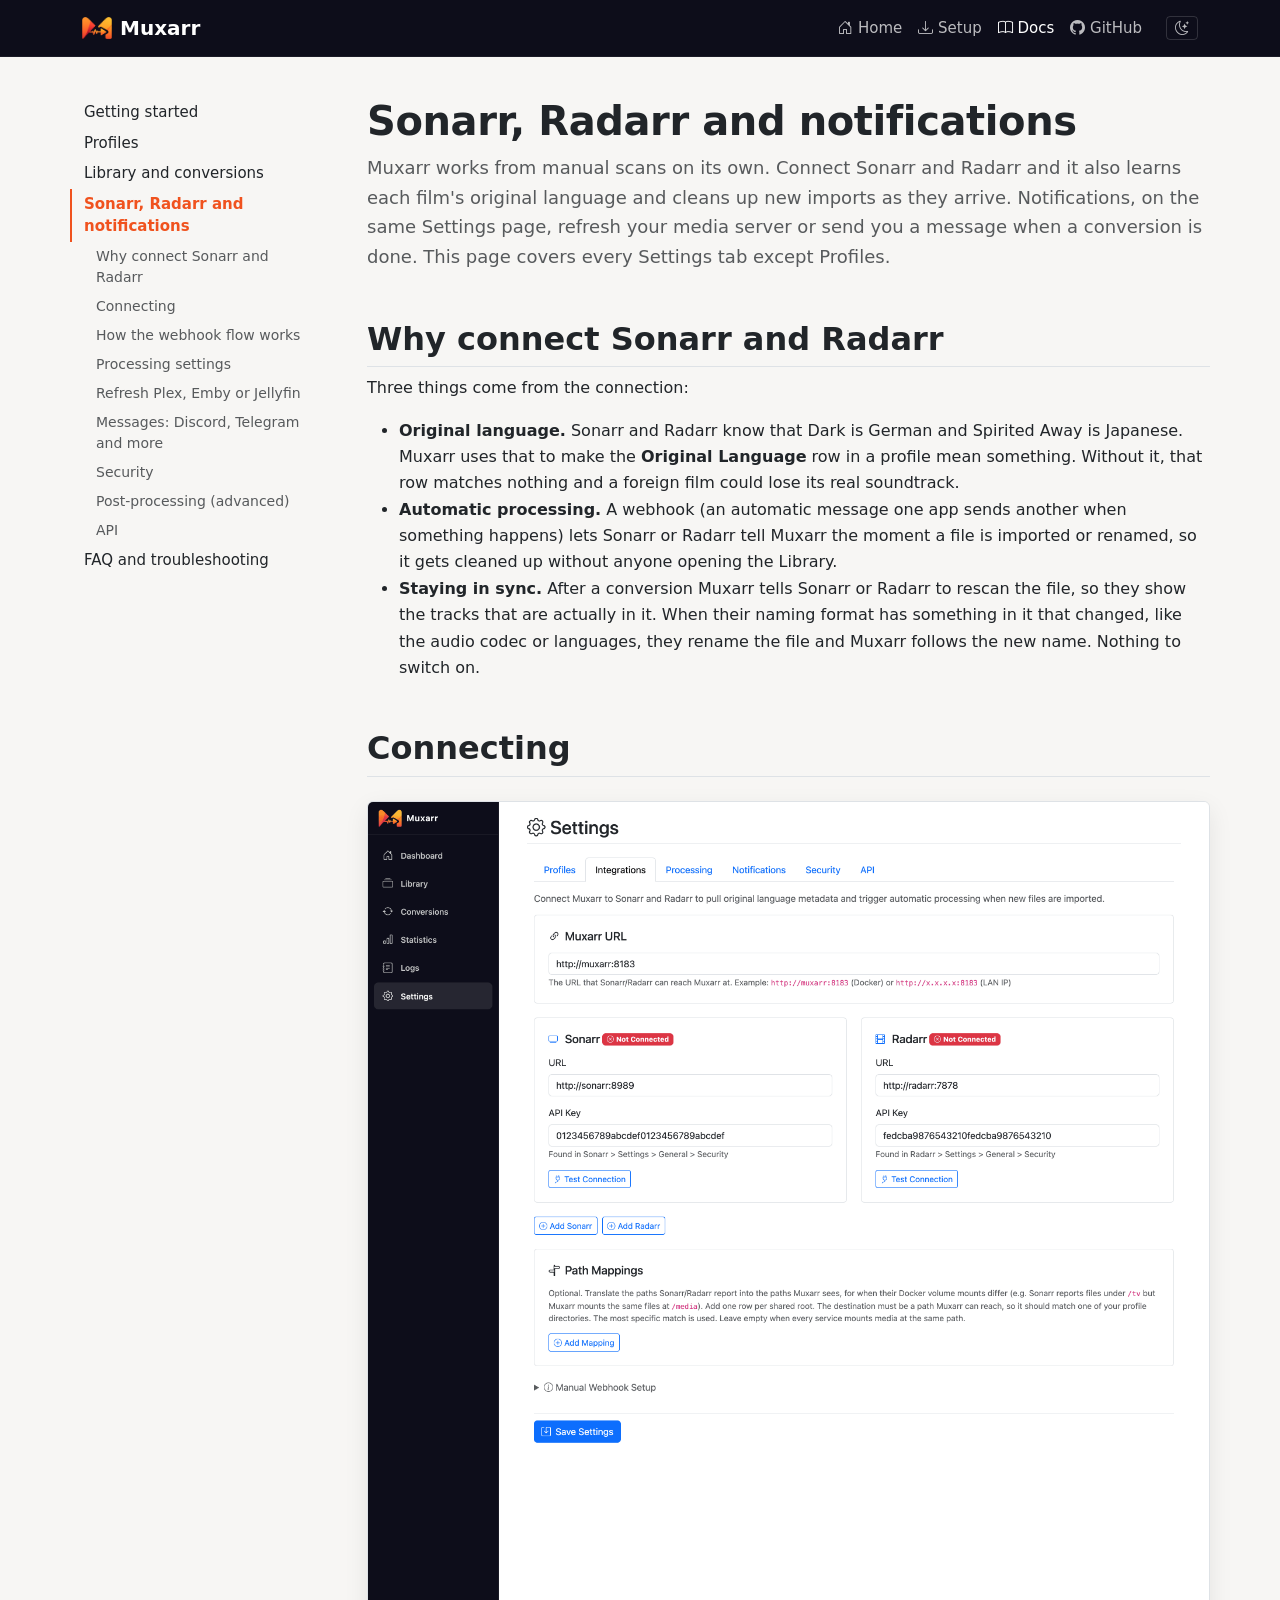
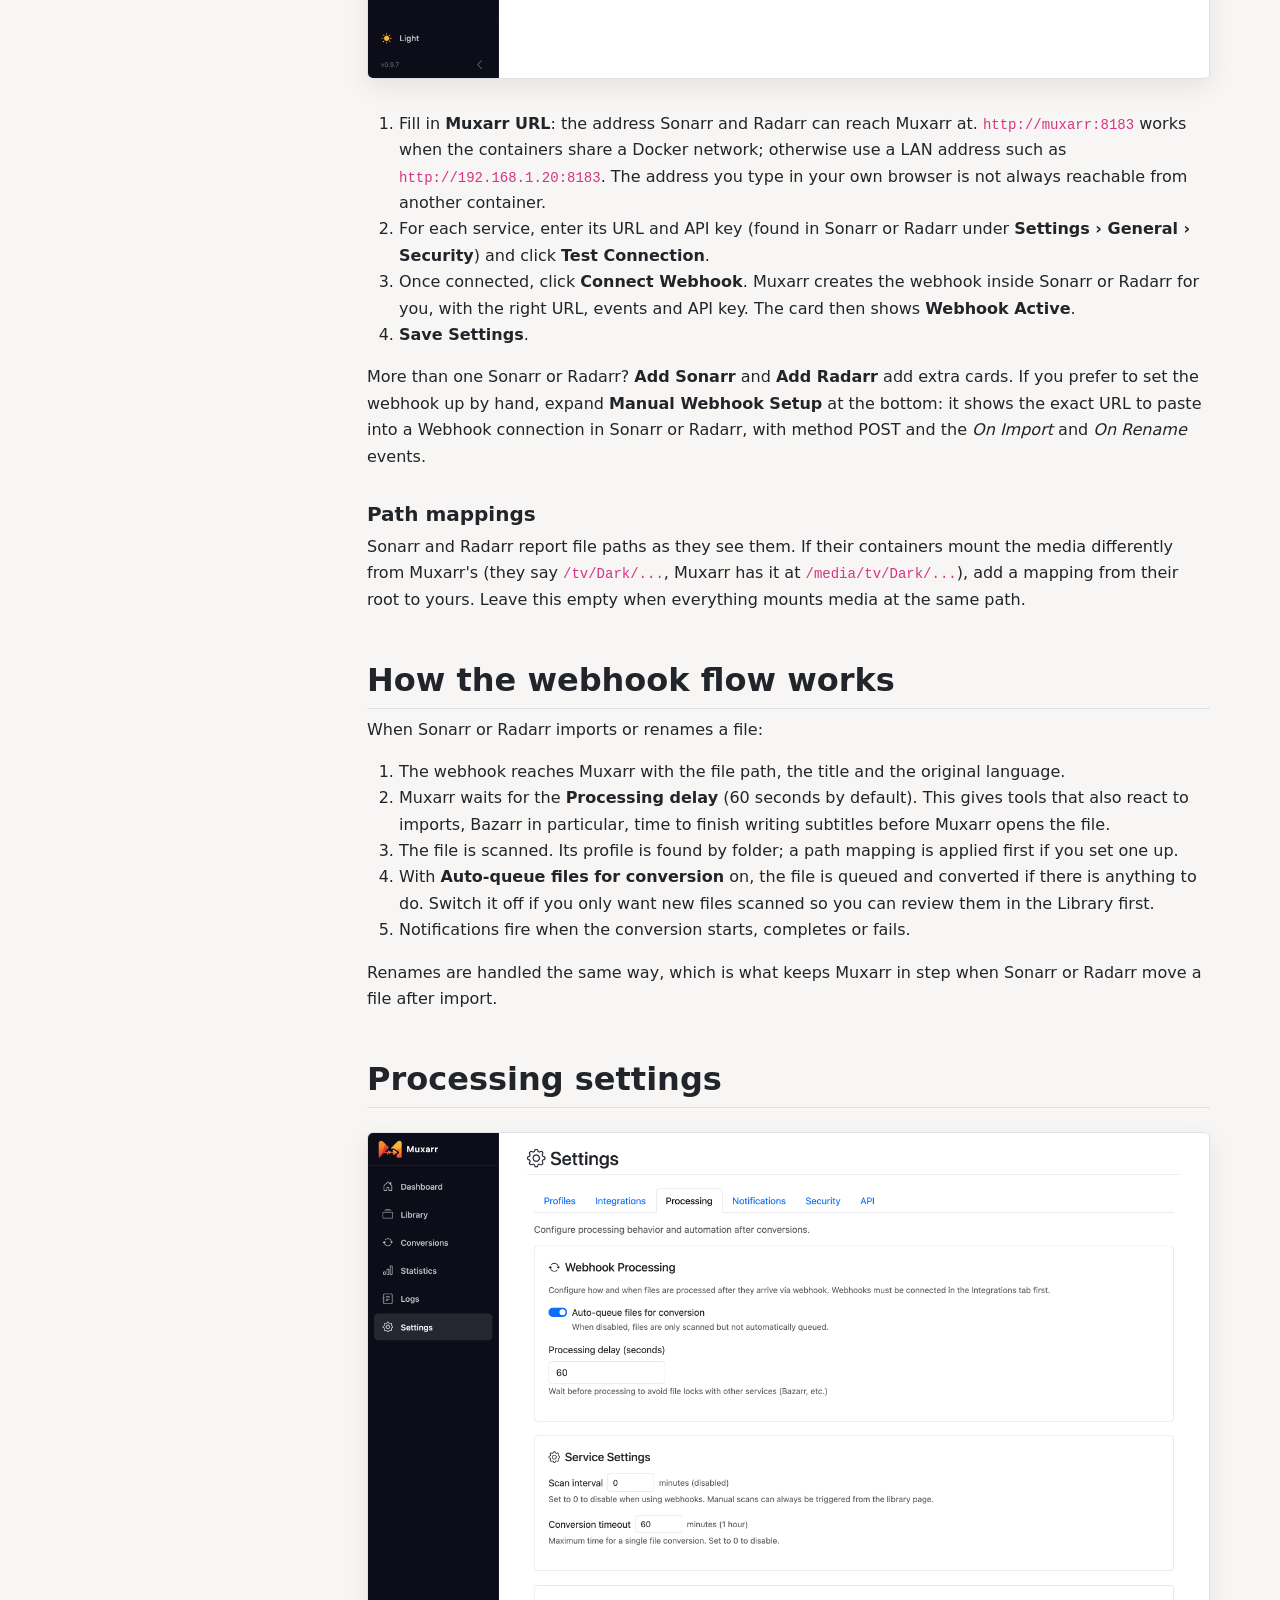
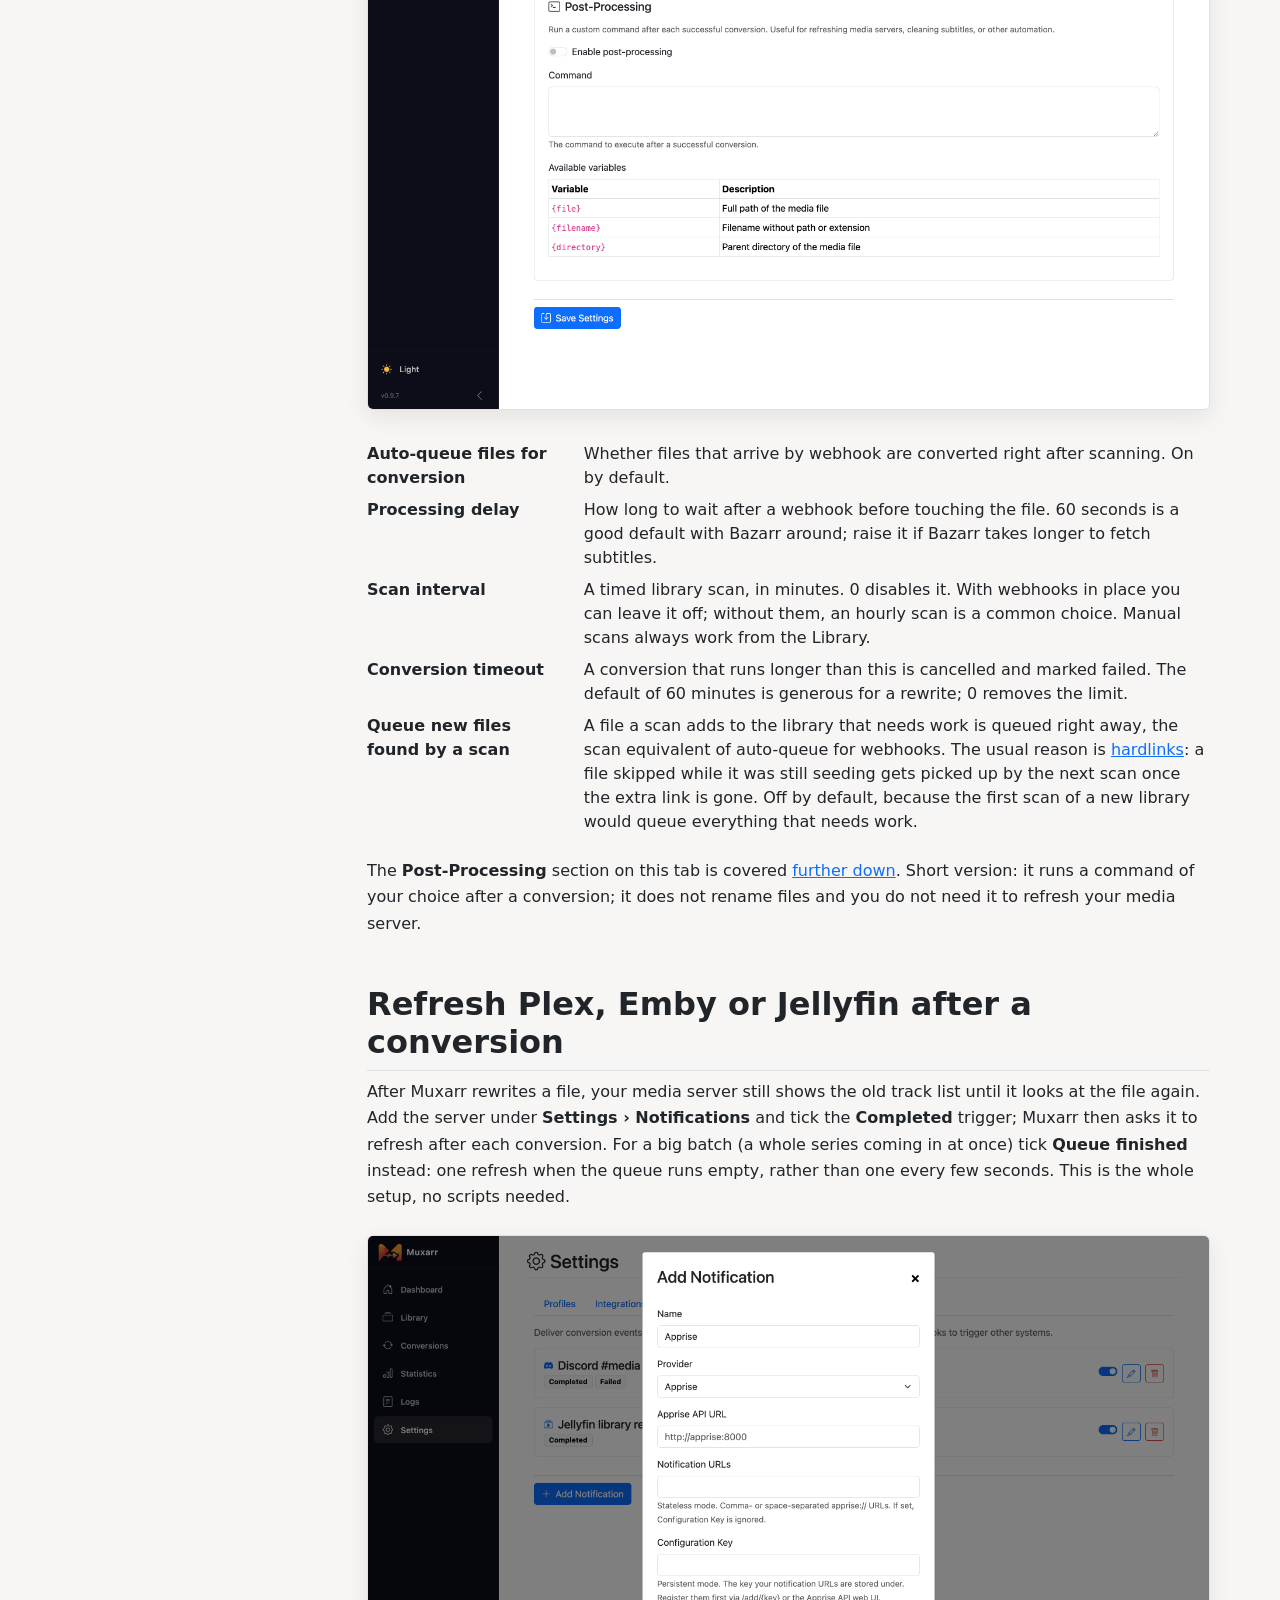
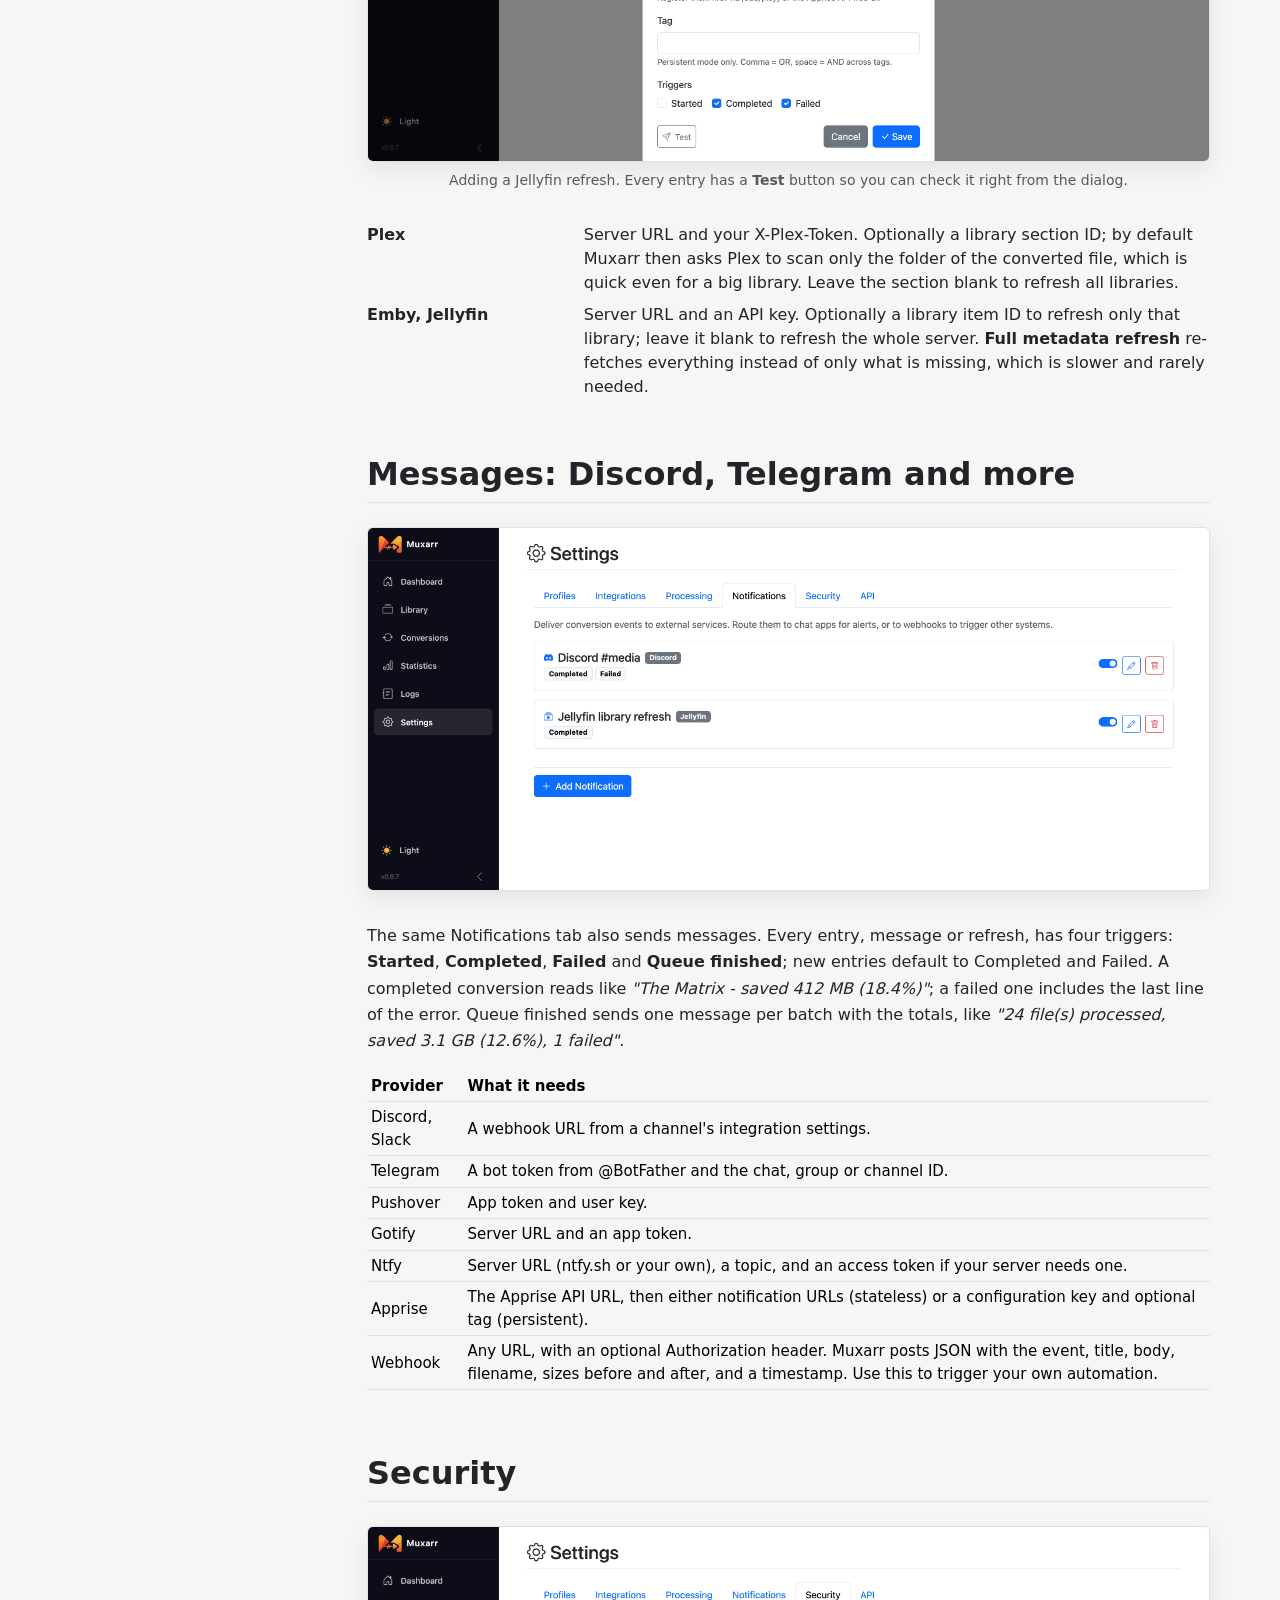
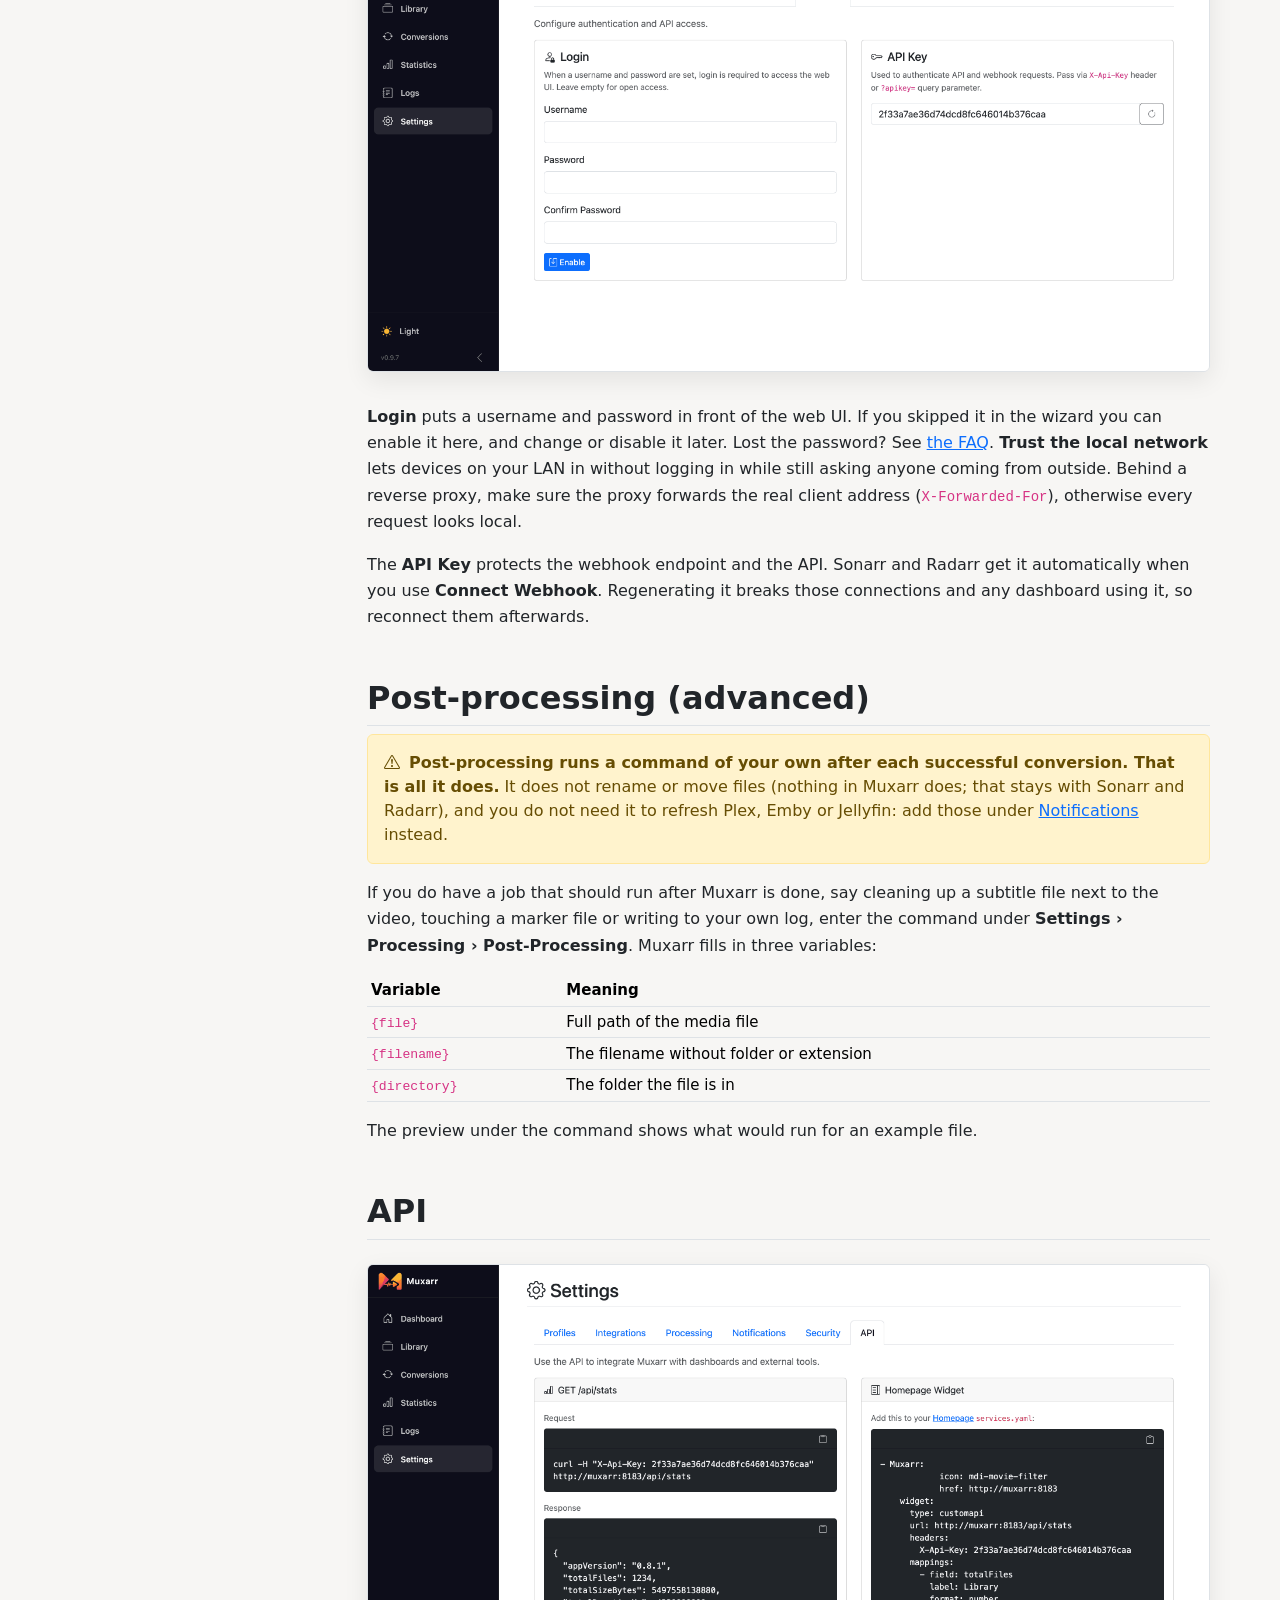
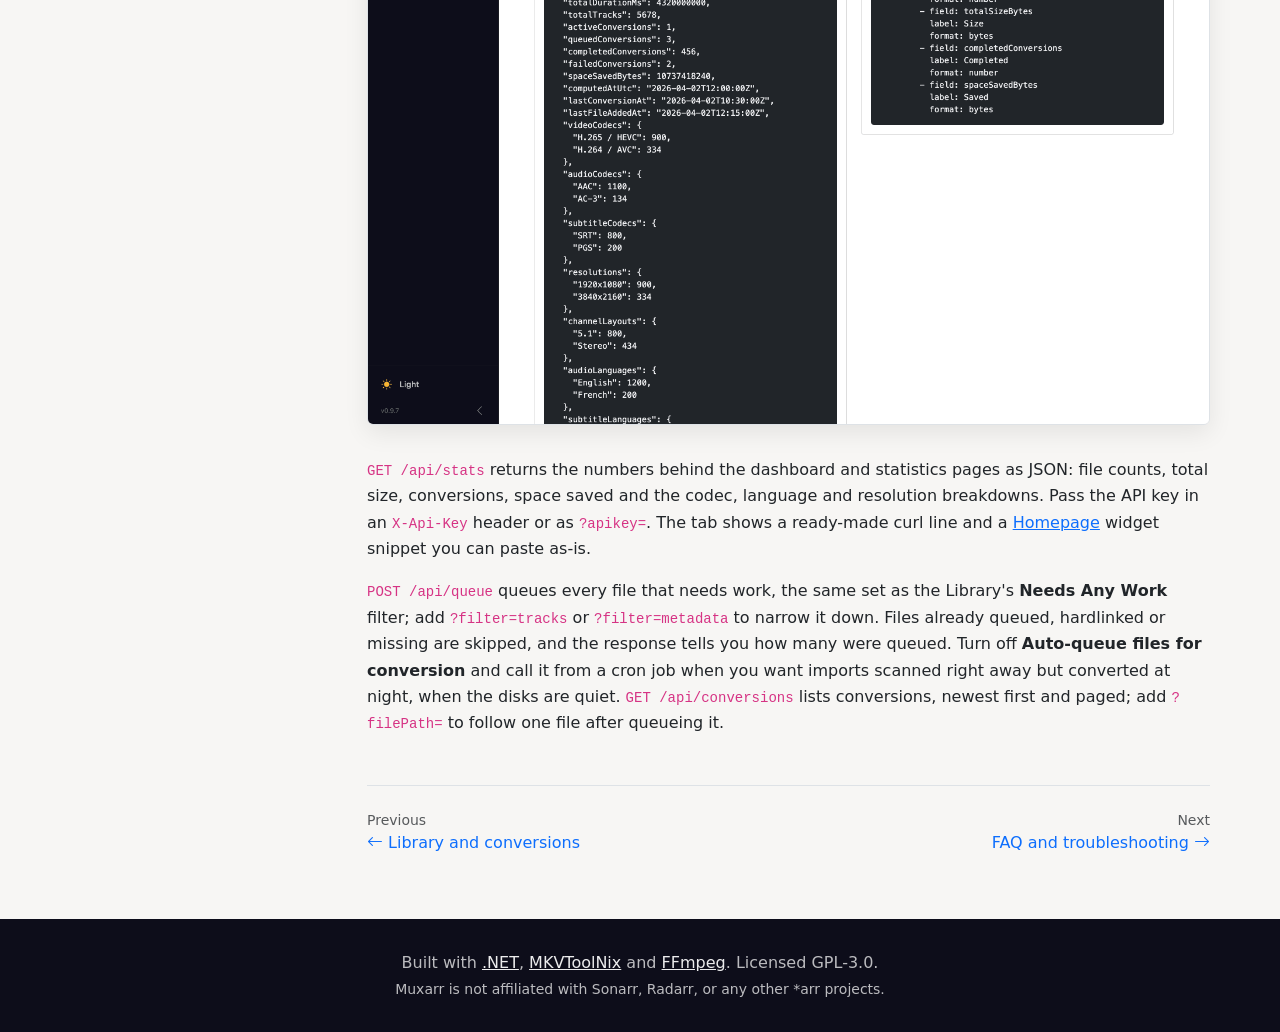
<file: docs/integrations.html>
<!DOCTYPE html>
<html lang="en" data-bs-theme="dark">
<head>
<meta charset="utf-8">
<meta name="viewport" content="width=device-width, initial-scale=1">
<title>Sonarr, Radarr and notifications | Muxarr docs</title>
<meta name="description" content="Connect Muxarr to Sonarr and Radarr for original language detection and automatic processing, tell Plex, Emby or Jellyfin to refresh, send Discord or Telegram messages, and understand what post-processing does.">
<meta name="theme-color" content="#0d0d1a">
<link rel="canonical" href="https://muxarr.app/docs/integrations.html">
<meta property="og:type" content="article">
<meta property="og:site_name" content="Muxarr">
<meta property="og:title" content="Sonarr, Radarr and notifications | Muxarr docs">
<meta property="og:description" content="Automation with Sonarr and Radarr, media server refreshes, chat notifications, post-processing, security and the API.">
<meta property="og:url" content="https://muxarr.app/docs/integrations.html">
<meta property="og:image" content="https://muxarr.app/img/og.png">
<link rel="icon" href="../img/favicon.png" type="image/png">
<link rel="apple-touch-icon" href="../img/apple-touch-icon.png">
<link rel="preconnect" href="https://cdn.jsdelivr.net" crossorigin>
<link href="https://cdn.jsdelivr.net/npm/bootstrap@5.3.3/dist/css/bootstrap.min.css" rel="stylesheet">
<link href="https://cdn.jsdelivr.net/npm/bootstrap-icons@1.11.3/font/bootstrap-icons.min.css" rel="stylesheet">
<link href="../css/site.css" rel="stylesheet">
<script>
  (function () {
    var stored = localStorage.getItem('theme');
    var system = window.matchMedia('(prefers-color-scheme: light)').matches ? 'light' : 'dark';
    document.documentElement.setAttribute('data-bs-theme', stored || system);
  })();
</script>
</head>
<body>

<nav class="navbar navbar-expand-lg mux-navbar sticky-top">
  <div class="container">
    <a class="navbar-brand d-flex align-items-center gap-2" href="../">
      <img src="../img/logo.png" alt="" width="30" height="30">
      <span>Muxarr</span>
    </a>
    <div class="d-flex align-items-center gap-2 order-lg-last ms-lg-3">
      <button class="btn btn-sm mux-theme-btn" type="button" id="theme-toggle" aria-label="Toggle dark mode">
        <i class="bi bi-moon-stars"></i>
      </button>
      <button class="navbar-toggler" type="button" data-bs-toggle="collapse" data-bs-target="#nav" aria-controls="nav" aria-expanded="false" aria-label="Toggle navigation">
        <span class="navbar-toggler-icon"></span>
      </button>
    </div>
    <div class="collapse navbar-collapse justify-content-end" id="nav">
      <ul class="navbar-nav align-items-lg-center">
        <li class="nav-item"><a class="nav-link" href="../"><i class="bi bi-house-door"></i> Home</a></li>
        <li class="nav-item"><a class="nav-link" href="../#setup"><i class="bi bi-download"></i> Setup</a></li>
        <li class="nav-item"><a class="nav-link active" href="./"><i class="bi bi-book"></i> Docs</a></li>
        <li class="nav-item"><a class="nav-link" href="https://github.com/KirovAir/muxarr"><i class="bi bi-github"></i> GitHub</a></li>
      </ul>
    </div>
  </div>
</nav>

<div class="container mux-docs">
  <div class="row g-5">

    <aside class="col-lg-3">
      <nav class="mux-docs-nav">
        <ul class="nav flex-column">
          <li class="nav-item"><a class="nav-link" href="./">Getting started</a></li>
          <li class="nav-item"><a class="nav-link" href="profiles.html">Profiles</a></li>
          <li class="nav-item"><a class="nav-link" href="library.html">Library and conversions</a></li>
          <li class="nav-item"><a class="nav-link active" href="integrations.html">Sonarr, Radarr and notifications</a>
            <ul class="nav flex-column mux-docs-sub">
              <li><a class="nav-link" href="#why">Why connect Sonarr and Radarr</a></li>
              <li><a class="nav-link" href="#connect">Connecting</a></li>
              <li><a class="nav-link" href="#webhook-flow">How the webhook flow works</a></li>
              <li><a class="nav-link" href="#processing">Processing settings</a></li>
              <li><a class="nav-link" href="#media-servers">Refresh Plex, Emby or Jellyfin</a></li>
              <li><a class="nav-link" href="#notifications">Messages: Discord, Telegram and more</a></li>
              <li><a class="nav-link" href="#security">Security</a></li>
              <li><a class="nav-link" href="#post-processing">Post-processing (advanced)</a></li>
              <li><a class="nav-link" href="#api">API</a></li>
            </ul>
          </li>
          <li class="nav-item"><a class="nav-link" href="faq.html">FAQ and troubleshooting</a></li>
        </ul>
      </nav>
    </aside>

    <main class="col-lg-9 mux-docs-body">
      <h1>Sonarr, Radarr and notifications</h1>
      <p class="mux-lead">
        Muxarr works from manual scans on its own. Connect Sonarr and Radarr and it also learns each
        film's original language and cleans up new imports as they arrive. Notifications, on the same
        Settings page, refresh your media server or send you a message when a conversion is done.
        This page covers every Settings tab except Profiles.
      </p>

      <h2 id="why">Why connect Sonarr and Radarr</h2>
      <p>Three things come from the connection:</p>
      <ul>
        <li><strong>Original language.</strong> Sonarr and Radarr know that Dark is German and Spirited Away is Japanese. Muxarr uses that to make the <span class="mux-ui">Original Language</span> row in a profile mean something. Without it, that row matches nothing and a foreign film could lose its real soundtrack.</li>
        <li><strong>Automatic processing.</strong> A webhook (an automatic message one app sends another when something happens) lets Sonarr or Radarr tell Muxarr the moment a file is imported or renamed, so it gets cleaned up without anyone opening the Library.</li>
        <li><strong>Staying in sync.</strong> After a conversion Muxarr tells Sonarr or Radarr to rescan the file, so they show the tracks that are actually in it. When their naming format has something in it that changed, like the audio codec or languages, they rename the file and Muxarr follows the new name. Nothing to switch on.</li>
      </ul>

      <h2 id="connect">Connecting</h2>
      <figure class="mux-shot">
        <img src="../img/docs/settings-integrations.png" alt="The Integrations tab with Muxarr URL, Sonarr and Radarr cards and path mappings" loading="lazy" width="2880" height="3000">
      </figure>
      <ol>
        <li>Fill in <span class="mux-ui">Muxarr URL</span>: the address Sonarr and Radarr can reach Muxarr at.
          <code>http://muxarr:8183</code> works when the containers share a Docker network; otherwise use
          a LAN address such as <code>http://192.168.1.20:8183</code>. The address you type in your own
          browser is not always reachable from another container.</li>
        <li>For each service, enter its URL and API key (found in Sonarr or Radarr under
          <span class="mux-ui">Settings &rsaquo; General &rsaquo; Security</span>) and click
          <span class="mux-ui">Test Connection</span>.</li>
        <li>Once connected, click <span class="mux-ui">Connect Webhook</span>. Muxarr creates the webhook
          inside Sonarr or Radarr for you, with the right URL, events and API key. The card then shows
          <span class="mux-ui">Webhook Active</span>.</li>
        <li><span class="mux-ui">Save Settings</span>.</li>
      </ol>
      <p>
        More than one Sonarr or Radarr? <span class="mux-ui">Add Sonarr</span> and <span class="mux-ui">Add Radarr</span>
        add extra cards. If you prefer to set the webhook up by hand, expand
        <span class="mux-ui">Manual Webhook Setup</span> at the bottom: it shows the exact URL to paste into a
        Webhook connection in Sonarr or Radarr, with method POST and the <em>On Import</em> and
        <em>On Rename</em> events.
      </p>
      <h3>Path mappings</h3>
      <p>
        Sonarr and Radarr report file paths as they see them. If their containers mount the media
        differently from Muxarr's (they say <code>/tv/Dark/...</code>, Muxarr has it at
        <code>/media/tv/Dark/...</code>), add a mapping from their root to yours. Leave this empty
        when everything mounts media at the same path.
      </p>

      <h2 id="webhook-flow">How the webhook flow works</h2>
      <p>When Sonarr or Radarr imports or renames a file:</p>
      <ol>
        <li>The webhook reaches Muxarr with the file path, the title and the original language.</li>
        <li>Muxarr waits for the <span class="mux-ui">Processing delay</span> (60 seconds by default). This
          gives tools that also react to imports, Bazarr in particular, time to finish writing
          subtitles before Muxarr opens the file.</li>
        <li>The file is scanned. Its profile is found by folder; a path mapping is applied first if
          you set one up.</li>
        <li>With <span class="mux-ui">Auto-queue files for conversion</span> on, the file is queued and converted
          if there is anything to do. Switch it off if you only want new files scanned so you can
          review them in the Library first.</li>
        <li>Notifications fire when the conversion starts, completes or fails.</li>
      </ol>
      <p>
        Renames are handled the same way, which is what keeps Muxarr in step when Sonarr or Radarr
        move a file after import.
      </p>

      <h2 id="processing">Processing settings</h2>
      <figure class="mux-shot">
        <img src="../img/docs/settings-processing.png" alt="The Processing tab with webhook, service and post-processing settings" loading="lazy" width="2880" height="3000">
      </figure>
      <dl class="row">
        <dt class="col-sm-3">Auto-queue files for conversion</dt>
        <dd class="col-sm-9">Whether files that arrive by webhook are converted right after scanning. On by default.</dd>
        <dt class="col-sm-3">Processing delay</dt>
        <dd class="col-sm-9">How long to wait after a webhook before touching the file. 60 seconds is a good default with Bazarr around; raise it if Bazarr takes longer to fetch subtitles.</dd>
        <dt class="col-sm-3">Scan interval</dt>
        <dd class="col-sm-9">A timed library scan, in minutes. 0 disables it. With webhooks in place you can leave it off; without them, an hourly scan is a common choice. Manual scans always work from the Library.</dd>
        <dt class="col-sm-3">Conversion timeout</dt>
        <dd class="col-sm-9">A conversion that runs longer than this is cancelled and marked failed. The default of 60 minutes is generous for a rewrite; 0 removes the limit.</dd>
        <dt class="col-sm-3">Queue new files found by a scan</dt>
        <dd class="col-sm-9">A file a scan adds to the library that needs work is queued right away, the scan equivalent of auto-queue for webhooks. The usual reason is <a href="faq.html#hardlinks">hardlinks</a>: a file skipped while it was still seeding gets picked up by the next scan once the extra link is gone. Off by default, because the first scan of a new library would queue everything that needs work.</dd>
      </dl>
      <p>The <span class="mux-ui">Post-Processing</span> section on this tab is covered <a href="#post-processing">further down</a>. Short version: it runs a command of your choice after a conversion; it does not rename files and you do not need it to refresh your media server.</p>

      <h2 id="media-servers">Refresh Plex, Emby or Jellyfin after a conversion</h2>
      <p>
        After Muxarr rewrites a file, your media server still shows the old track list until it looks
        at the file again. Add the server under <span class="mux-ui">Settings &rsaquo; Notifications</span> and
        tick the <span class="mux-ui">Completed</span> trigger; Muxarr then asks it to refresh after each
        conversion. For a big batch (a whole series coming in at once) tick
        <span class="mux-ui">Queue finished</span> instead: one refresh when the queue runs empty, rather than
        one every few seconds. This is the whole setup, no scripts needed.
      </p>
      <figure class="mux-shot">
        <img src="../img/docs/notification-edit.png" alt="The Add Notification dialog with Jellyfin selected" loading="lazy" width="2880" height="1800">
        <figcaption class="mux-caption">Adding a Jellyfin refresh. Every entry has a <span class="mux-ui">Test</span> button so you can check it right from the dialog.</figcaption>
      </figure>
      <dl class="row">
        <dt class="col-sm-3">Plex</dt>
        <dd class="col-sm-9">Server URL and your X-Plex-Token. Optionally a library section ID; by default Muxarr then asks Plex to scan only the folder of the converted file, which is quick even for a big library. Leave the section blank to refresh all libraries.</dd>
        <dt class="col-sm-3">Emby, Jellyfin</dt>
        <dd class="col-sm-9">Server URL and an API key. Optionally a library item ID to refresh only that library; leave it blank to refresh the whole server. <span class="mux-ui">Full metadata refresh</span> re-fetches everything instead of only what is missing, which is slower and rarely needed.</dd>
      </dl>

      <h2 id="notifications">Messages: Discord, Telegram and more</h2>
      <figure class="mux-shot">
        <img src="../img/docs/settings-notifications.png" alt="The Notifications tab listing a Discord and a Jellyfin entry" loading="lazy" width="2880" height="1240">
      </figure>
      <p>
        The same Notifications tab also sends messages. Every entry, message or refresh, has four
        triggers: <span class="mux-ui">Started</span>, <span class="mux-ui">Completed</span>,
        <span class="mux-ui">Failed</span> and <span class="mux-ui">Queue finished</span>; new entries
        default to Completed and Failed. A completed conversion reads like
        <em>"The Matrix - saved 412 MB (18.4%)"</em>; a failed one includes the last line of the error.
        Queue finished sends one message per batch with the totals, like
        <em>"24 file(s) processed, saved 3.1 GB (12.6%), 1 failed"</em>.
      </p>
      <div class="table-responsive">
        <table class="table table-sm align-middle">
          <thead><tr><th>Provider</th><th>What it needs</th></tr></thead>
          <tbody>
            <tr><td>Discord, Slack</td><td>A webhook URL from a channel's integration settings.</td></tr>
            <tr><td>Telegram</td><td>A bot token from @BotFather and the chat, group or channel ID.</td></tr>
            <tr><td>Pushover</td><td>App token and user key.</td></tr>
            <tr><td>Gotify</td><td>Server URL and an app token.</td></tr>
            <tr><td>Ntfy</td><td>Server URL (ntfy.sh or your own), a topic, and an access token if your server needs one.</td></tr>
            <tr><td>Apprise</td><td>The Apprise API URL, then either notification URLs (stateless) or a configuration key and optional tag (persistent).</td></tr>
            <tr><td>Webhook</td><td>Any URL, with an optional Authorization header. Muxarr posts JSON with the event, title, body, filename, sizes before and after, and a timestamp. Use this to trigger your own automation.</td></tr>
          </tbody>
        </table>
      </div>

      <h2 id="security">Security</h2>
      <figure class="mux-shot">
        <img src="../img/docs/settings-security.png" alt="The Security tab with login settings and the API key" loading="lazy" width="2880" height="1520">
      </figure>
      <p>
        <span class="mux-ui">Login</span> puts a username and password in front of the web UI. If you skipped
        it in the wizard you can enable it here, and change or disable it later. Lost the password?
        See <a href="faq.html#lost-password">the FAQ</a>.
        <span class="mux-ui">Trust the local network</span> lets devices on your LAN in without logging in
        while still asking anyone coming from outside. Behind a reverse proxy, make sure the proxy
        forwards the real client address (<code>X-Forwarded-For</code>), otherwise every request looks
        local.
      </p>
      <p>
        The <span class="mux-ui">API Key</span> protects the webhook endpoint and the API. Sonarr and Radarr
        get it automatically when you use <span class="mux-ui">Connect Webhook</span>. Regenerating it breaks
        those connections and any dashboard using it, so reconnect them afterwards.
      </p>

      <h2 id="post-processing">Post-processing (advanced)</h2>
      <div class="alert alert-warning" role="alert">
        <i class="bi bi-exclamation-triangle me-1"></i>
        <strong>Post-processing runs a command of your own after each successful conversion. That is all it does.</strong>
        It does not rename or move files (nothing in Muxarr does; that stays with Sonarr and Radarr),
        and you do not need it to refresh Plex, Emby or Jellyfin: add those under
        <a href="#media-servers">Notifications</a> instead.
      </div>
      <p>
        If you do have a job that should run after Muxarr is done, say cleaning up a subtitle file
        next to the video, touching a marker file or writing to your own log, enter the command under
        <span class="mux-ui">Settings &rsaquo; Processing &rsaquo; Post-Processing</span>. Muxarr fills in three
        variables:
      </p>
      <div class="table-responsive">
        <table class="table table-sm align-middle">
          <thead><tr><th>Variable</th><th>Meaning</th></tr></thead>
          <tbody>
            <tr><td><code>{file}</code></td><td>Full path of the media file</td></tr>
            <tr><td><code>{filename}</code></td><td>The filename without folder or extension</td></tr>
            <tr><td><code>{directory}</code></td><td>The folder the file is in</td></tr>
          </tbody>
        </table>
      </div>
      <p>The preview under the command shows what would run for an example file.</p>

      <h2 id="api">API</h2>
      <figure class="mux-shot">
        <img src="../img/docs/settings-api.png" alt="The API tab with the stats endpoint and a Homepage widget snippet" loading="lazy" width="2880" height="2600">
      </figure>
      <p>
        <code>GET /api/stats</code> returns the numbers behind the dashboard and statistics pages as
        JSON: file counts, total size, conversions, space saved and the codec, language and
        resolution breakdowns. Pass the API key in an <code>X-Api-Key</code> header or as
        <code>?apikey=</code>. The tab shows a ready-made curl line and a
        <a href="https://gethomepage.dev/widgets/services/customapi/">Homepage</a> widget snippet you
        can paste as-is.
      </p>
      <p>
        <code>POST /api/queue</code> queues every file that needs work, the same set as the Library's
        <span class="mux-ui">Needs Any Work</span> filter; add <code>?filter=tracks</code> or
        <code>?filter=metadata</code> to narrow it down. Files already queued, hardlinked or missing are
        skipped, and the response tells you how many were queued. Turn off
        <span class="mux-ui">Auto-queue files for conversion</span> and call it from a cron job when you
        want imports scanned right away but converted at night, when the disks are quiet.
        <code>GET /api/conversions</code> lists conversions, newest first and paged; add
        <code>?filePath=</code> to follow one file after queueing it.
      </p>

      <div class="mux-docs-pager d-flex justify-content-between">
        <a href="library.html"><small>Previous</small><i class="bi bi-arrow-left"></i> Library and conversions</a>
        <a href="faq.html" class="text-end"><small>Next</small>FAQ and troubleshooting <i class="bi bi-arrow-right"></i></a>
      </div>
    </main>
  </div>
</div>

<footer class="mux-footer text-center">
  <div class="container">
    <p class="mb-1">
      Built with <a href="https://dotnet.microsoft.com/">.NET</a>,
      <a href="https://mkvtoolnix.download/">MKVToolNix</a> and
      <a href="https://ffmpeg.org/">FFmpeg</a>. Licensed GPL-3.0.
    </p>
    <p class="mb-0 small">Muxarr is not affiliated with Sonarr, Radarr, or any other *arr projects.</p>
  </div>
</footer>

<script src="https://cdn.jsdelivr.net/npm/bootstrap@5.3.3/dist/js/bootstrap.bundle.min.js"></script>
<script src="../js/site.js"></script>
</body>
</html>
</file>
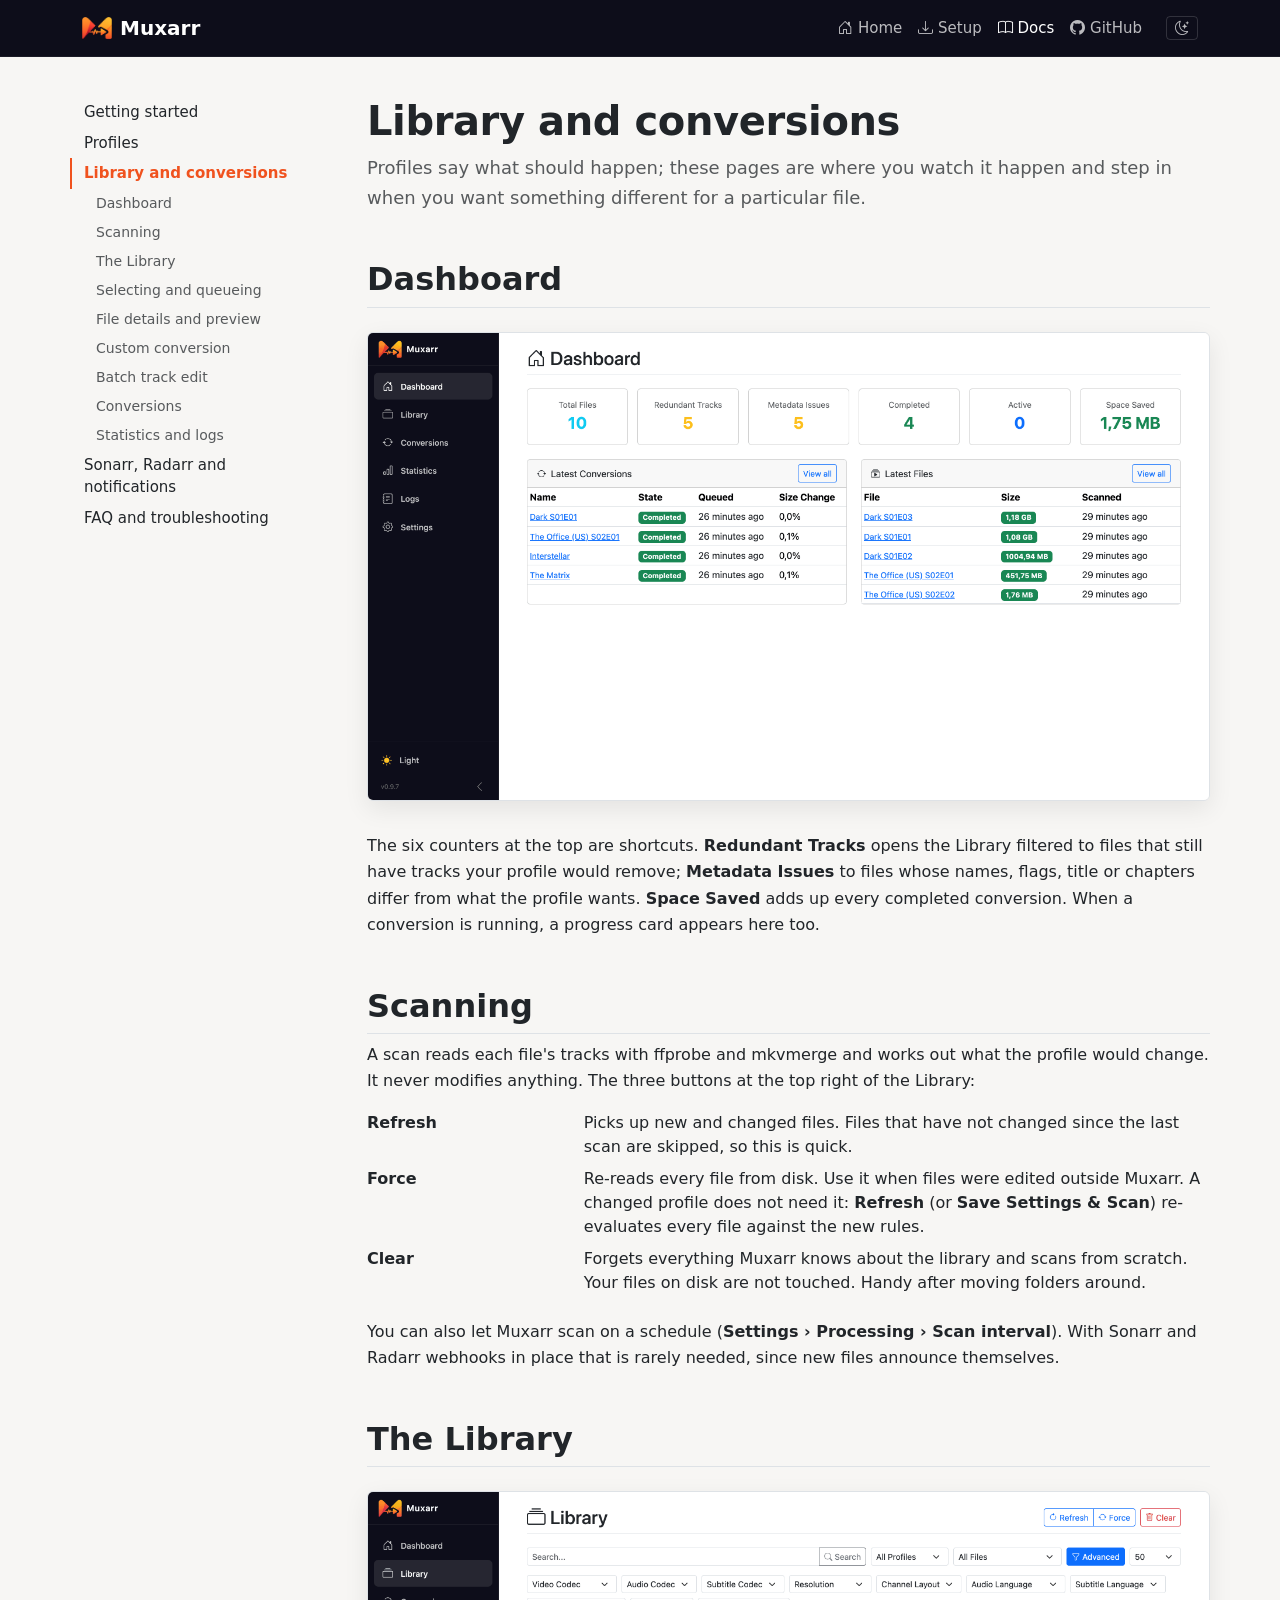
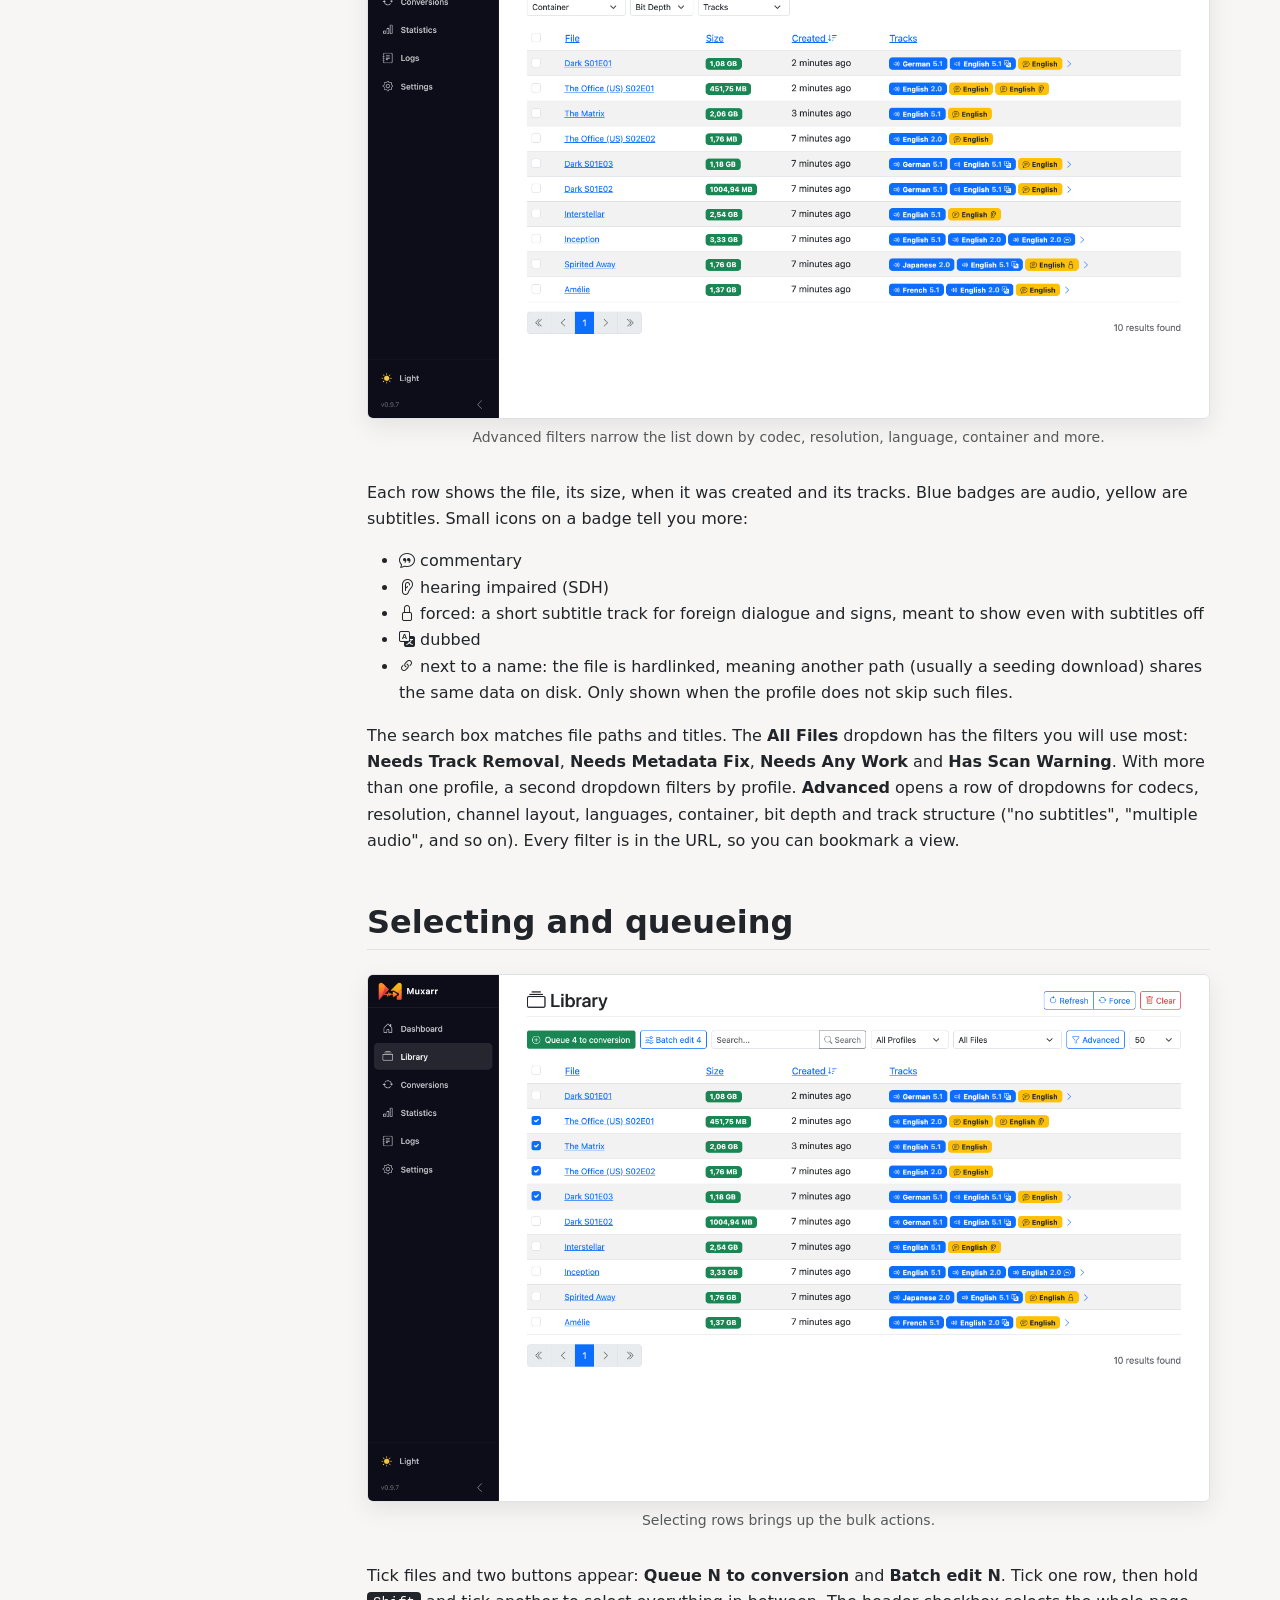
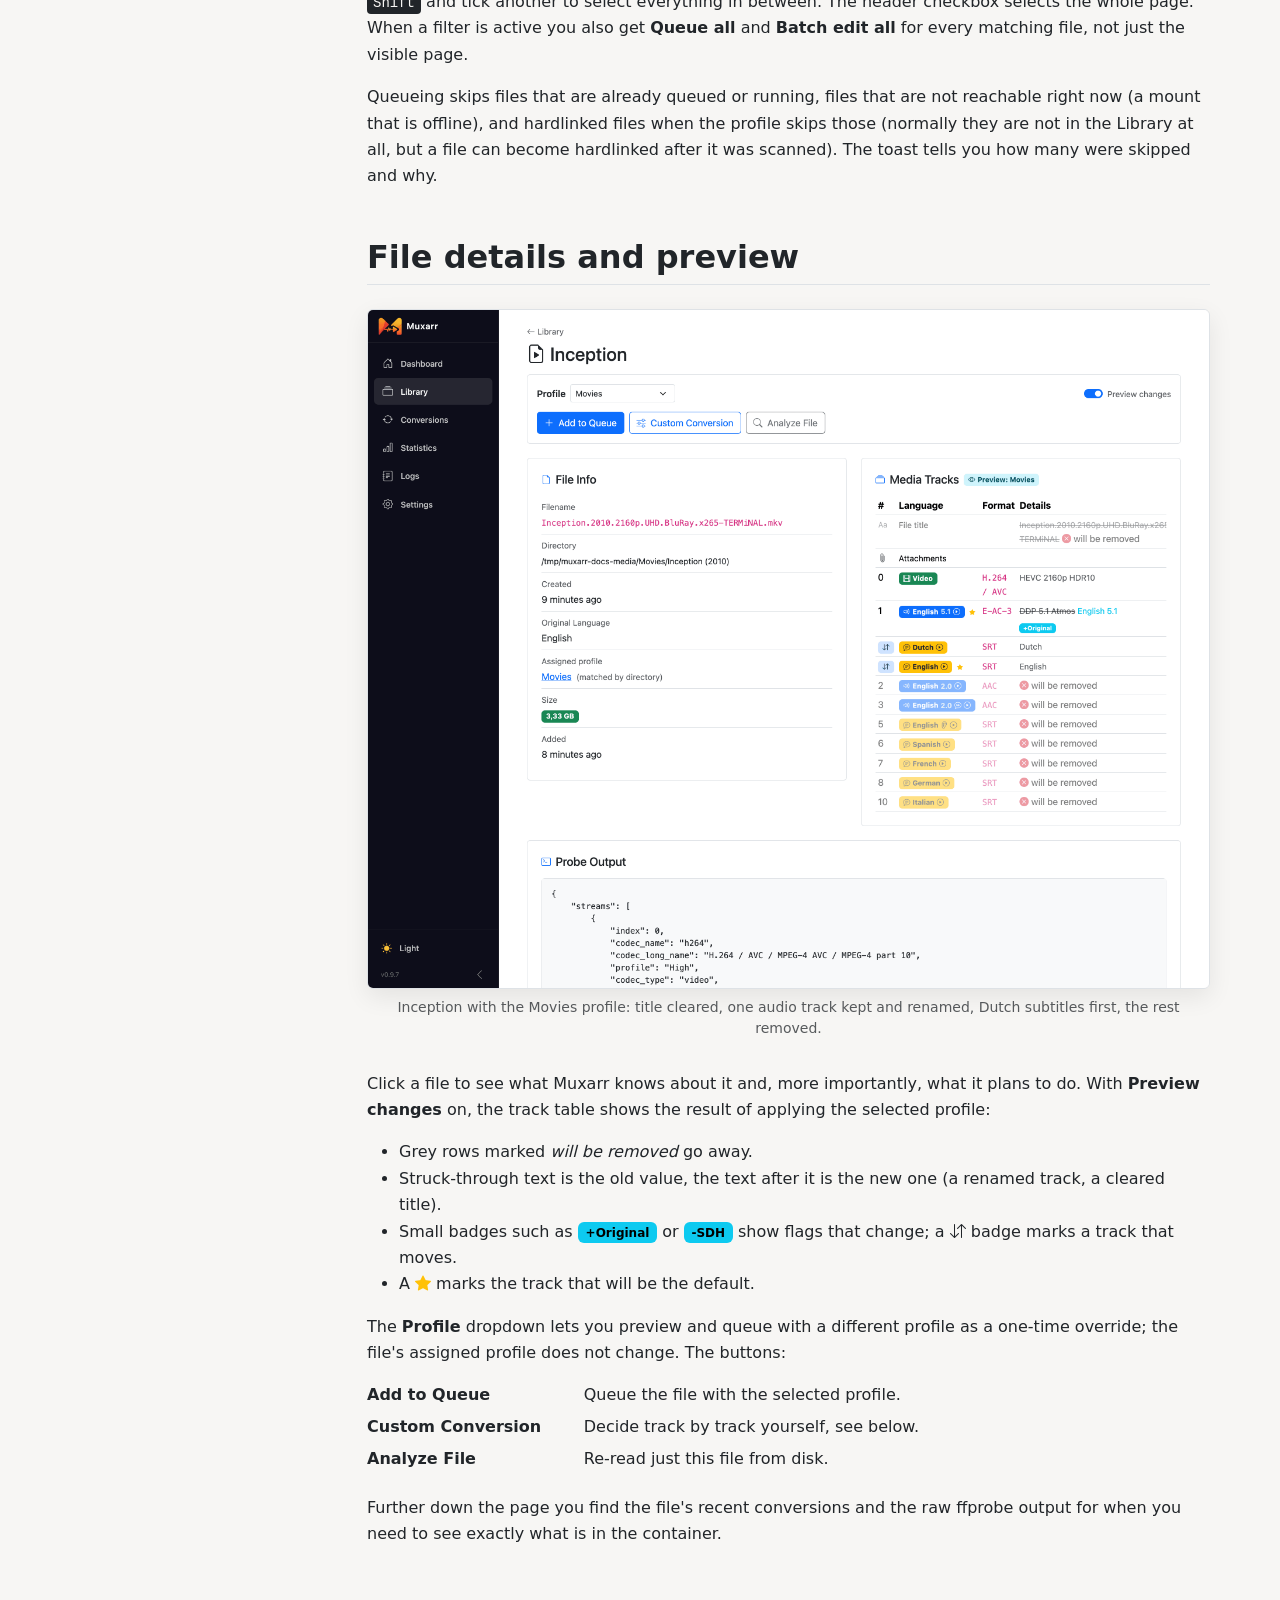
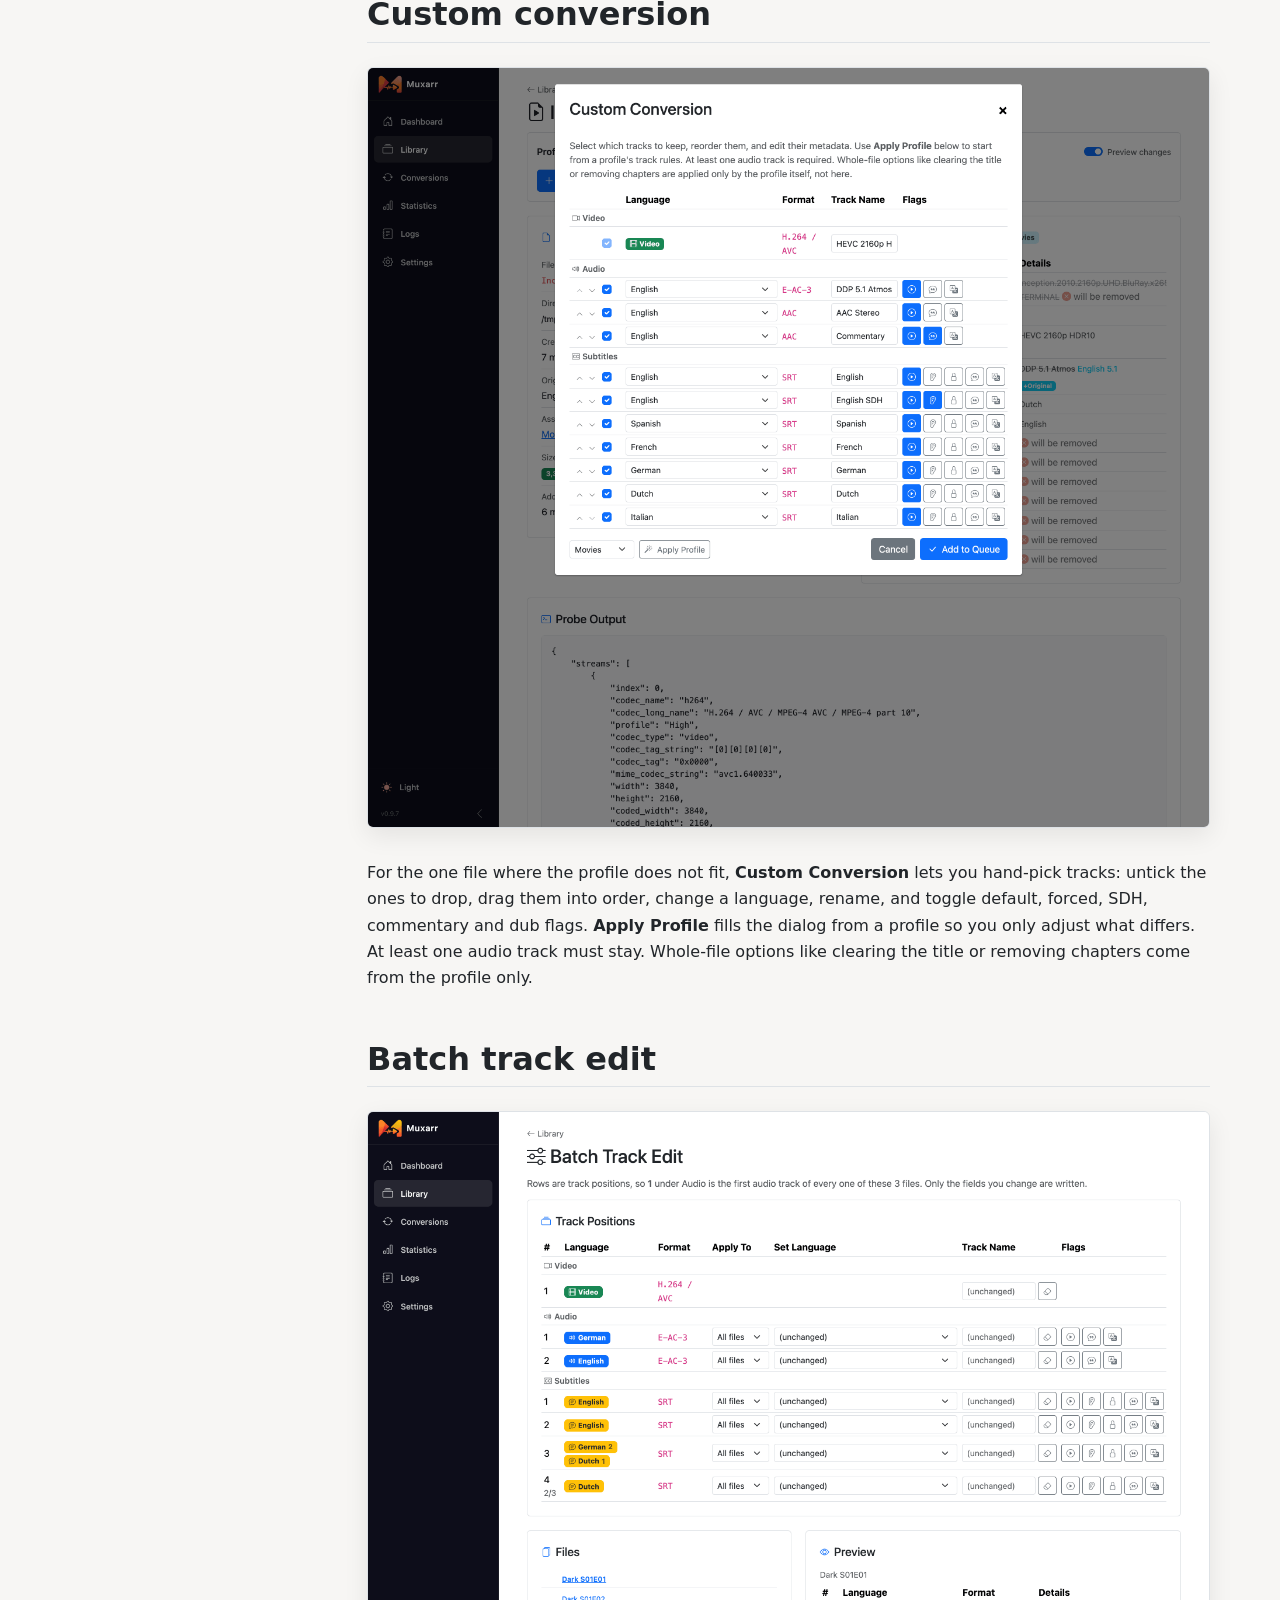
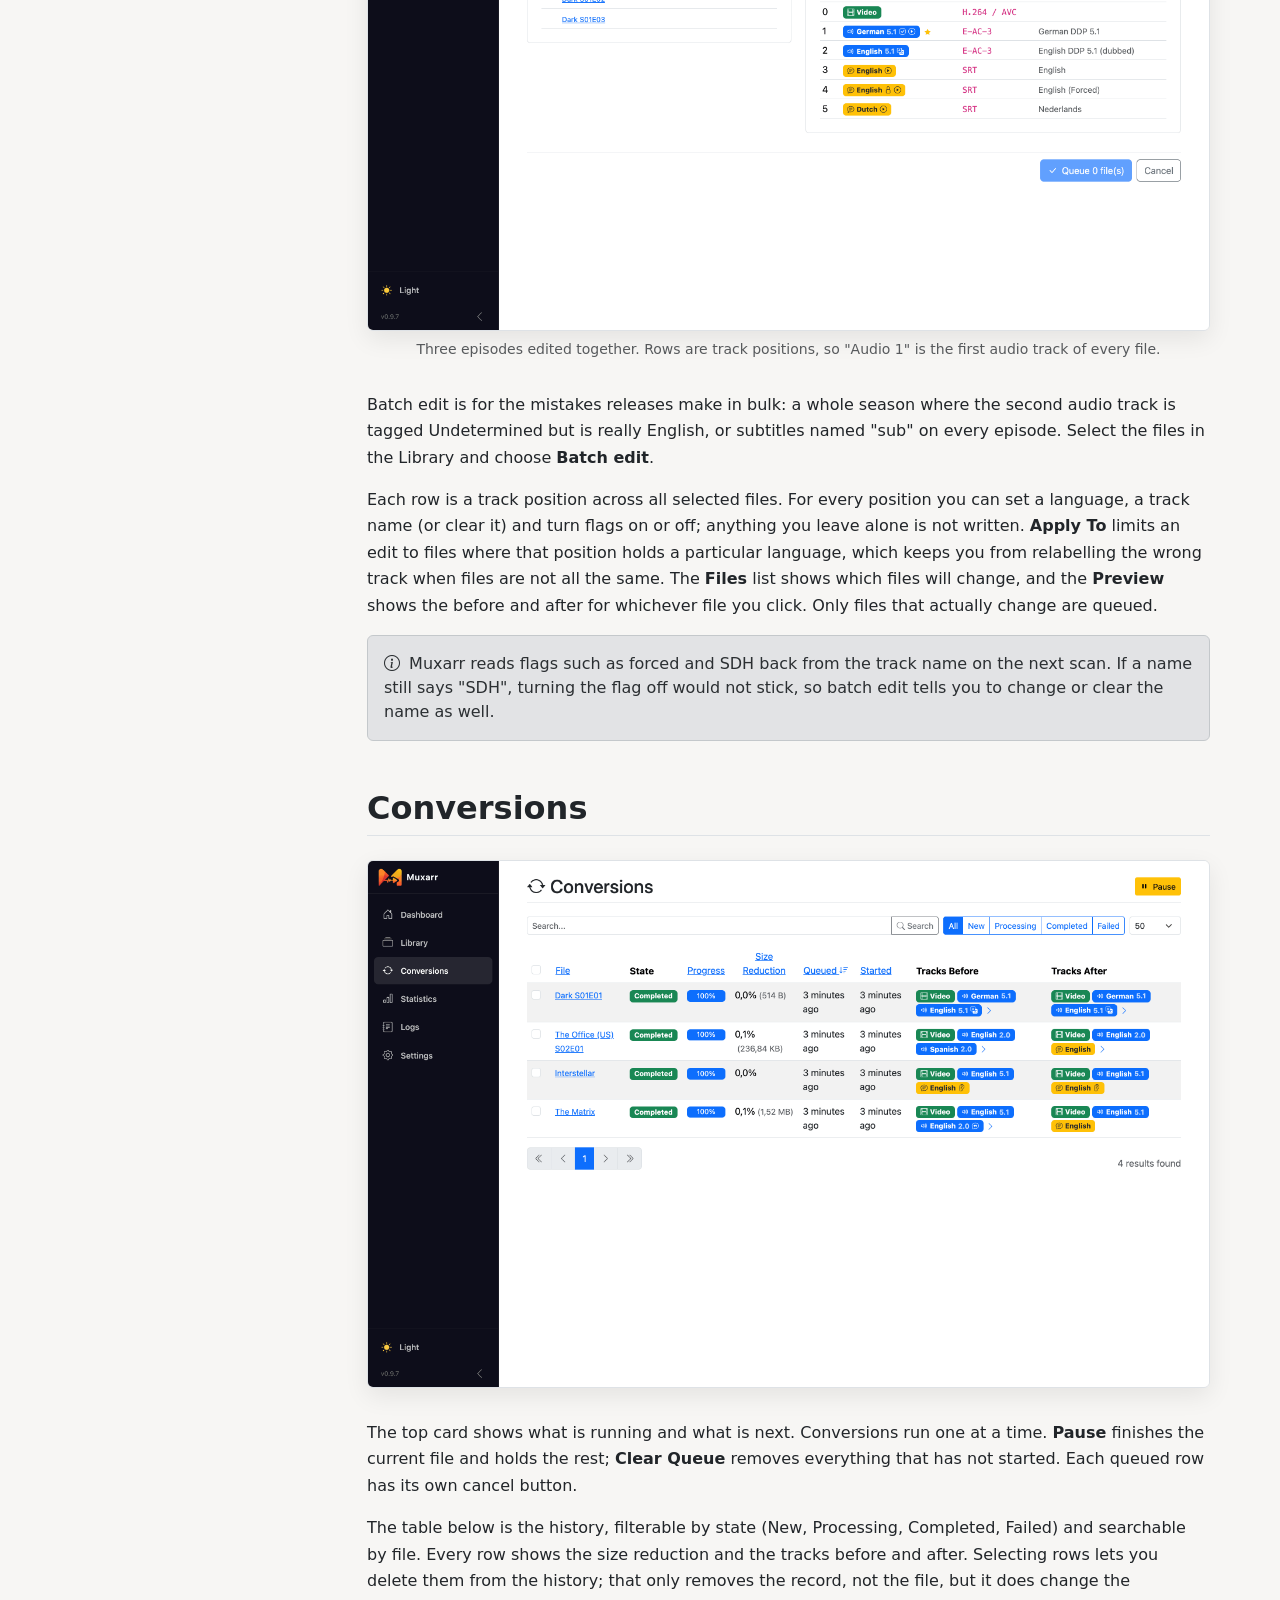
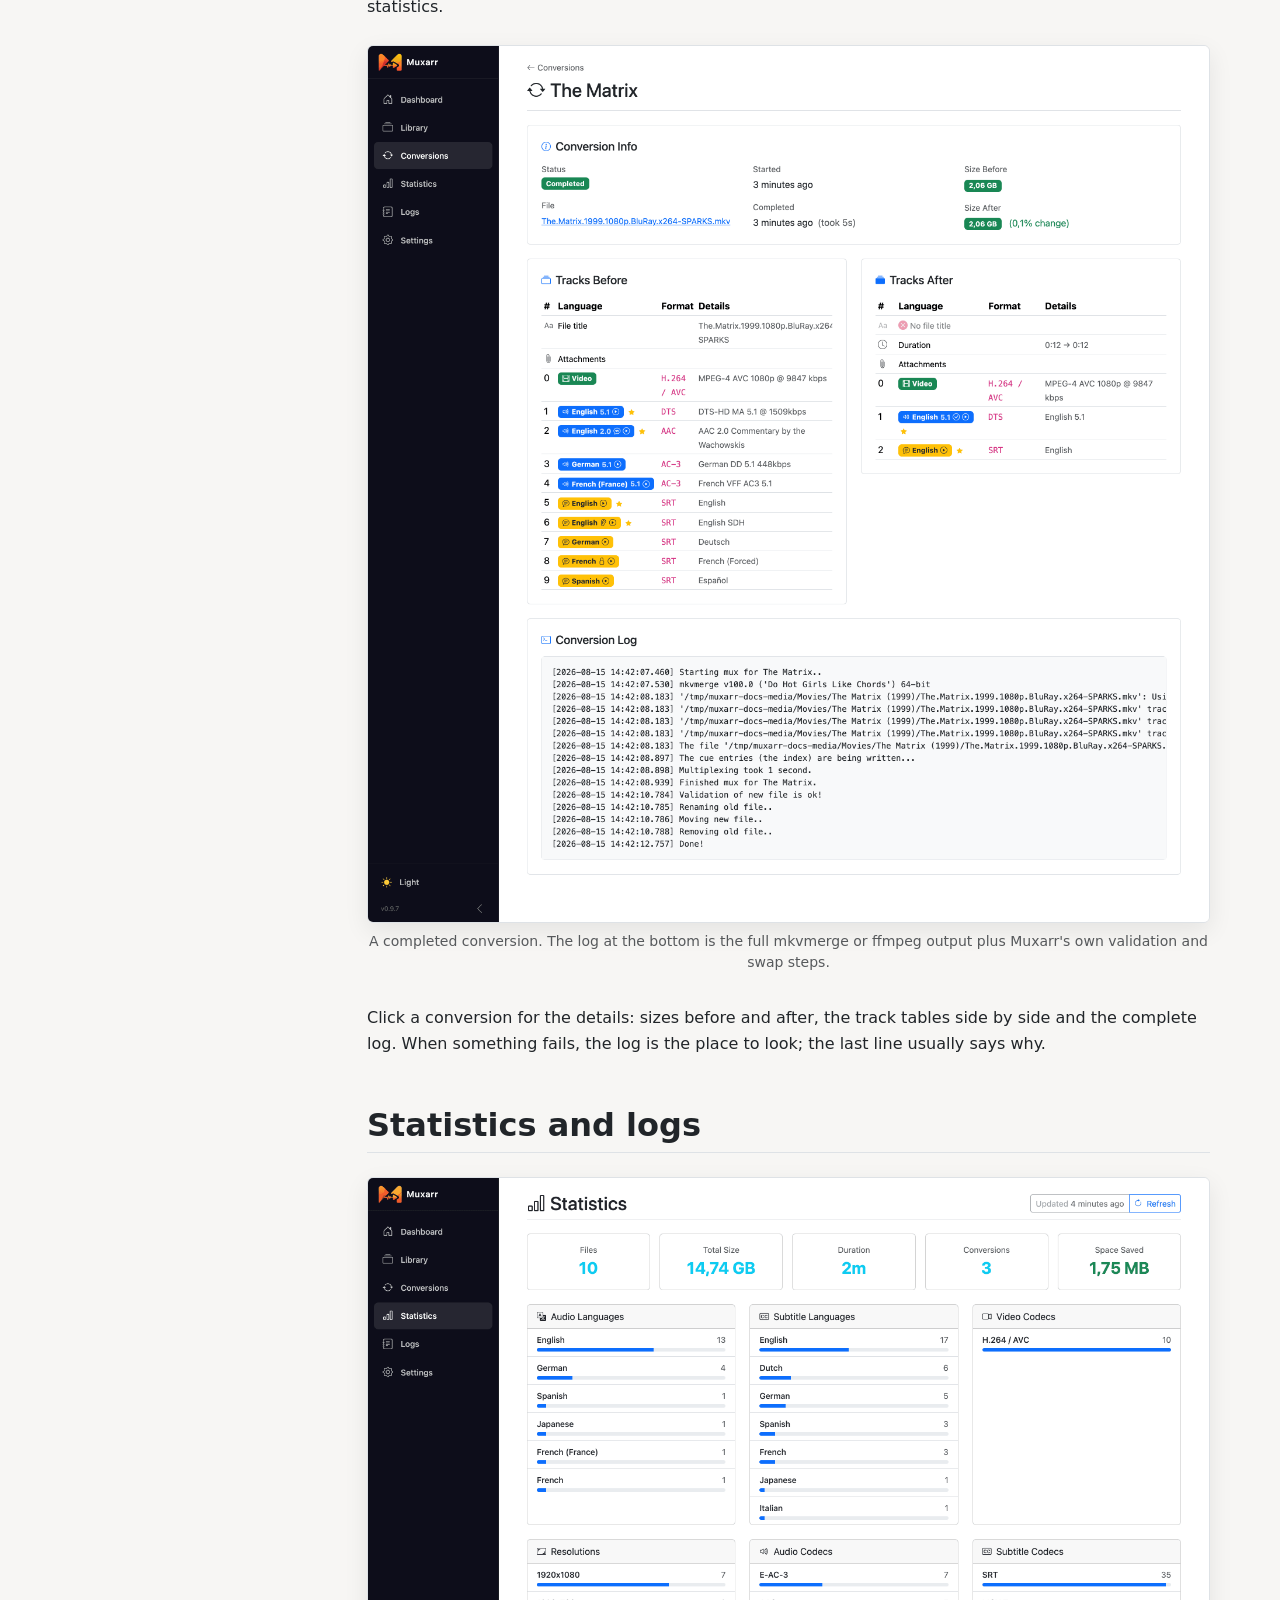
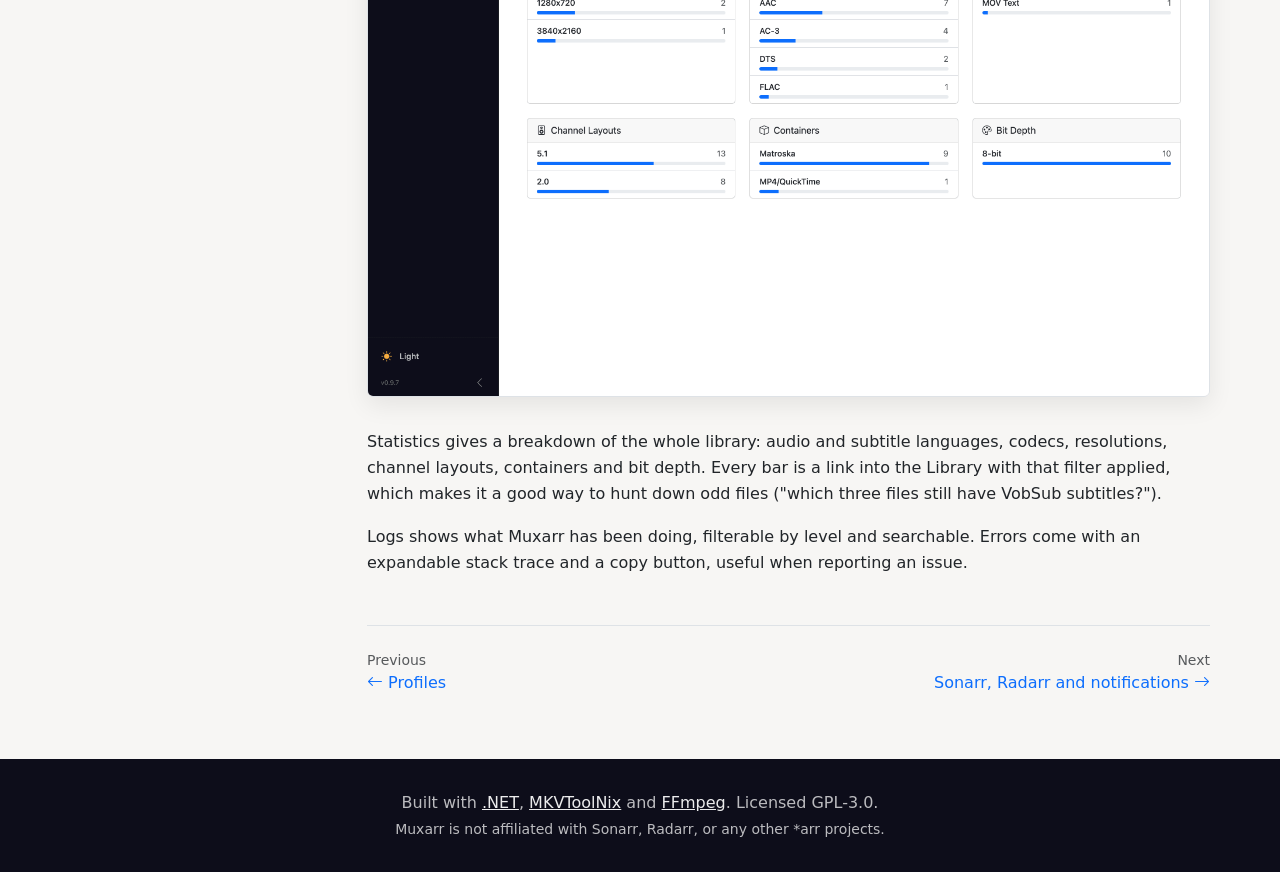
<file: docs/library.html>
<!DOCTYPE html>
<html lang="en" data-bs-theme="dark">
<head>
<meta charset="utf-8">
<meta name="viewport" content="width=device-width, initial-scale=1">
<title>Library and conversions | Muxarr docs</title>
<meta name="description" content="Working with Muxarr day to day: scanning, filtering and selecting files in the Library, reading the change preview, batch editing tracks, custom conversions, and following the conversion queue.">
<meta name="theme-color" content="#0d0d1a">
<link rel="canonical" href="https://muxarr.app/docs/library.html">
<meta property="og:type" content="article">
<meta property="og:site_name" content="Muxarr">
<meta property="og:title" content="Library and conversions | Muxarr docs">
<meta property="og:description" content="Scanning, filtering, previewing changes, batch editing and following the conversion queue.">
<meta property="og:url" content="https://muxarr.app/docs/library.html">
<meta property="og:image" content="https://muxarr.app/img/og.png">
<link rel="icon" href="../img/favicon.png" type="image/png">
<link rel="apple-touch-icon" href="../img/apple-touch-icon.png">
<link rel="preconnect" href="https://cdn.jsdelivr.net" crossorigin>
<link href="https://cdn.jsdelivr.net/npm/bootstrap@5.3.3/dist/css/bootstrap.min.css" rel="stylesheet">
<link href="https://cdn.jsdelivr.net/npm/bootstrap-icons@1.11.3/font/bootstrap-icons.min.css" rel="stylesheet">
<link href="../css/site.css" rel="stylesheet">
<script>
  (function () {
    var stored = localStorage.getItem('theme');
    var system = window.matchMedia('(prefers-color-scheme: light)').matches ? 'light' : 'dark';
    document.documentElement.setAttribute('data-bs-theme', stored || system);
  })();
</script>
</head>
<body>

<nav class="navbar navbar-expand-lg mux-navbar sticky-top">
  <div class="container">
    <a class="navbar-brand d-flex align-items-center gap-2" href="../">
      <img src="../img/logo.png" alt="" width="30" height="30">
      <span>Muxarr</span>
    </a>
    <div class="d-flex align-items-center gap-2 order-lg-last ms-lg-3">
      <button class="btn btn-sm mux-theme-btn" type="button" id="theme-toggle" aria-label="Toggle dark mode">
        <i class="bi bi-moon-stars"></i>
      </button>
      <button class="navbar-toggler" type="button" data-bs-toggle="collapse" data-bs-target="#nav" aria-controls="nav" aria-expanded="false" aria-label="Toggle navigation">
        <span class="navbar-toggler-icon"></span>
      </button>
    </div>
    <div class="collapse navbar-collapse justify-content-end" id="nav">
      <ul class="navbar-nav align-items-lg-center">
        <li class="nav-item"><a class="nav-link" href="../"><i class="bi bi-house-door"></i> Home</a></li>
        <li class="nav-item"><a class="nav-link" href="../#setup"><i class="bi bi-download"></i> Setup</a></li>
        <li class="nav-item"><a class="nav-link active" href="./"><i class="bi bi-book"></i> Docs</a></li>
        <li class="nav-item"><a class="nav-link" href="https://github.com/KirovAir/muxarr"><i class="bi bi-github"></i> GitHub</a></li>
      </ul>
    </div>
  </div>
</nav>

<div class="container mux-docs">
  <div class="row g-5">

    <aside class="col-lg-3">
      <nav class="mux-docs-nav">
        <ul class="nav flex-column">
          <li class="nav-item"><a class="nav-link" href="./">Getting started</a></li>
          <li class="nav-item"><a class="nav-link" href="profiles.html">Profiles</a></li>
          <li class="nav-item"><a class="nav-link active" href="library.html">Library and conversions</a>
            <ul class="nav flex-column mux-docs-sub">
              <li><a class="nav-link" href="#dashboard">Dashboard</a></li>
              <li><a class="nav-link" href="#scanning">Scanning</a></li>
              <li><a class="nav-link" href="#library">The Library</a></li>
              <li><a class="nav-link" href="#selecting">Selecting and queueing</a></li>
              <li><a class="nav-link" href="#details">File details and preview</a></li>
              <li><a class="nav-link" href="#custom">Custom conversion</a></li>
              <li><a class="nav-link" href="#batch">Batch track edit</a></li>
              <li><a class="nav-link" href="#conversions">Conversions</a></li>
              <li><a class="nav-link" href="#statistics">Statistics and logs</a></li>
            </ul>
          </li>
          <li class="nav-item"><a class="nav-link" href="integrations.html">Sonarr, Radarr and notifications</a></li>
          <li class="nav-item"><a class="nav-link" href="faq.html">FAQ and troubleshooting</a></li>
        </ul>
      </nav>
    </aside>

    <main class="col-lg-9 mux-docs-body">
      <h1>Library and conversions</h1>
      <p class="mux-lead">
        Profiles say what should happen; these pages are where you watch it happen and step in when
        you want something different for a particular file.
      </p>

      <h2 id="dashboard">Dashboard</h2>
      <figure class="mux-shot">
        <img src="../img/docs/dashboard.png" alt="The Muxarr dashboard with counters and the latest conversions and files" loading="lazy" width="2880" height="1600">
      </figure>
      <p>
        The six counters at the top are shortcuts. <span class="mux-ui">Redundant Tracks</span> opens the
        Library filtered to files that still have tracks your profile would remove;
        <span class="mux-ui">Metadata Issues</span> to files whose names, flags, title or chapters differ from
        what the profile wants. <span class="mux-ui">Space Saved</span> adds up every completed conversion.
        When a conversion is running, a progress card appears here too.
      </p>

      <h2 id="scanning">Scanning</h2>
      <p>
        A scan reads each file's tracks with ffprobe and mkvmerge and works out what the profile would
        change. It never modifies anything. The three buttons at the top right of the Library:
      </p>
      <dl class="row">
        <dt class="col-sm-3">Refresh</dt>
        <dd class="col-sm-9">Picks up new and changed files. Files that have not changed since the last scan are skipped, so this is quick.</dd>
        <dt class="col-sm-3">Force</dt>
        <dd class="col-sm-9">Re-reads every file from disk. Use it when files were edited outside Muxarr. A changed profile does not need it: <span class="mux-ui">Refresh</span> (or <span class="mux-ui">Save Settings &amp; Scan</span>) re-evaluates every file against the new rules.</dd>
        <dt class="col-sm-3">Clear</dt>
        <dd class="col-sm-9">Forgets everything Muxarr knows about the library and scans from scratch. Your files on disk are not touched. Handy after moving folders around.</dd>
      </dl>
      <p>
        You can also let Muxarr scan on a schedule (<span class="mux-ui">Settings &rsaquo; Processing &rsaquo; Scan interval</span>).
        With Sonarr and Radarr webhooks in place that is rarely needed, since new files announce themselves.
      </p>

      <h2 id="library">The Library</h2>
      <figure class="mux-shot">
        <img src="../img/docs/library-advanced.png" alt="The Library with the advanced filter row open" loading="lazy" width="2880" height="1800">
        <figcaption class="mux-caption">Advanced filters narrow the list down by codec, resolution, language, container and more.</figcaption>
      </figure>
      <p>Each row shows the file, its size, when it was created and its tracks. Blue badges are audio,
        yellow are subtitles. Small icons on a badge tell you more:</p>
      <ul>
        <li><i class="bi bi-chat-quote"></i> commentary</li>
        <li><i class="bi bi-ear"></i> hearing impaired (SDH)</li>
        <li><i class="bi bi-lock"></i> forced: a short subtitle track for foreign dialogue and signs, meant to show even with subtitles off</li>
        <li><i class="bi bi-translate"></i> dubbed</li>
        <li><i class="bi bi-link-45deg"></i> next to a name: the file is hardlinked, meaning another path (usually a seeding download) shares the same data on disk. Only shown when the profile does not skip such files.</li>
      </ul>
      <p>
        The search box matches file paths and titles. The <span class="mux-ui">All Files</span> dropdown has
        the filters you will use most: <span class="mux-ui">Needs Track Removal</span>,
        <span class="mux-ui">Needs Metadata Fix</span>, <span class="mux-ui">Needs Any Work</span> and
        <span class="mux-ui">Has Scan Warning</span>. With more than one profile, a second dropdown filters by
        profile. <span class="mux-ui">Advanced</span> opens a row of dropdowns for codecs, resolution,
        channel layout, languages, container, bit depth and track structure ("no subtitles", "multiple
        audio", and so on). Every filter is in the URL, so you can bookmark a view.
      </p>

      <h2 id="selecting">Selecting and queueing</h2>
      <figure class="mux-shot">
        <img src="../img/docs/library-selection.png" alt="Several files selected in the Library, with Queue and Batch edit buttons" loading="lazy" width="2880" height="1800">
        <figcaption class="mux-caption">Selecting rows brings up the bulk actions.</figcaption>
      </figure>
      <p>
        Tick files and two buttons appear: <span class="mux-ui">Queue N to conversion</span> and
        <span class="mux-ui">Batch edit N</span>. Tick one row, then hold <kbd>Shift</kbd> and tick another
        to select everything in between. The header checkbox selects the whole page. When a filter is
        active you also get <span class="mux-ui">Queue all</span> and <span class="mux-ui">Batch edit all</span> for
        every matching file, not just the visible page.
      </p>
      <p>
        Queueing skips files that are already queued or running, files that are not reachable right
        now (a mount that is offline), and hardlinked files when the profile skips those (normally
        they are not in the Library at all, but a file can become hardlinked after it was scanned).
        The toast tells you how many were skipped and why.
      </p>

      <h2 id="details">File details and preview</h2>
      <figure class="mux-shot">
        <img src="../img/docs/file-details.png" alt="File details with the preview of planned changes" loading="lazy" width="2880" height="2320">
        <figcaption class="mux-caption">Inception with the Movies profile: title cleared, one audio track kept and renamed, Dutch subtitles first, the rest removed.</figcaption>
      </figure>
      <p>
        Click a file to see what Muxarr knows about it and, more importantly, what it plans to do.
        With <span class="mux-ui">Preview changes</span> on, the track table shows the result of applying the
        selected profile:
      </p>
      <ul>
        <li>Grey rows marked <em>will be removed</em> go away.</li>
        <li>Struck-through text is the old value, the text after it is the new one (a renamed track, a cleared title).</li>
        <li>Small badges such as <span class="badge text-bg-info">+Original</span> or <span class="badge text-bg-info">-SDH</span> show flags that change; a <i class="bi bi-arrow-down-up"></i> badge marks a track that moves.</li>
        <li>A <i class="bi bi-star-fill text-warning"></i> marks the track that will be the default.</li>
      </ul>
      <p>
        The <span class="mux-ui">Profile</span> dropdown lets you preview and queue with a different profile as
        a one-time override; the file's assigned profile does not change. The buttons:
      </p>
      <dl class="row">
        <dt class="col-sm-3">Add to Queue</dt>
        <dd class="col-sm-9">Queue the file with the selected profile.</dd>
        <dt class="col-sm-3">Custom Conversion</dt>
        <dd class="col-sm-9">Decide track by track yourself, see below.</dd>
        <dt class="col-sm-3">Analyze File</dt>
        <dd class="col-sm-9">Re-read just this file from disk.</dd>
      </dl>
      <p>
        Further down the page you find the file's recent conversions and the raw ffprobe output for
        when you need to see exactly what is in the container.
      </p>

      <h2 id="custom">Custom conversion</h2>
      <figure class="mux-shot">
        <img src="../img/docs/custom-conversion.png" alt="The Custom Conversion dialog with tracks to keep, reorder and rename" loading="lazy" width="2880" height="2600">
      </figure>
      <p>
        For the one file where the profile does not fit, <span class="mux-ui">Custom Conversion</span> lets
        you hand-pick tracks: untick the ones to drop, drag them into order, change a language,
        rename, and toggle default, forced, SDH, commentary and dub flags. <span class="mux-ui">Apply Profile</span>
        fills the dialog from a profile so you only adjust what differs. At least one audio track
        must stay. Whole-file options like clearing the title or removing chapters come from the
        profile only.
      </p>

      <h2 id="batch">Batch track edit</h2>
      <figure class="mux-shot">
        <img src="../img/docs/batch-edit.png" alt="Batch Track Edit for three episodes, with a row per track position" loading="lazy" width="2880" height="2800">
        <figcaption class="mux-caption">Three episodes edited together. Rows are track positions, so "Audio 1" is the first audio track of every file.</figcaption>
      </figure>
      <p>
        Batch edit is for the mistakes releases make in bulk: a whole season where the second audio
        track is tagged Undetermined but is really English, or subtitles named "sub" on every episode.
        Select the files in the Library and choose <span class="mux-ui">Batch edit</span>.
      </p>
      <p>
        Each row is a track position across all selected files. For every position you can set a
        language, a track name (or clear it) and turn flags on or off; anything you leave alone is
        not written. <span class="mux-ui">Apply To</span> limits an edit to files where that position holds a
        particular language, which keeps you from relabelling the wrong track when files are not all
        the same. The <span class="mux-ui">Files</span> list shows which files will change, and the
        <span class="mux-ui">Preview</span> shows the before and after for whichever file you click. Only files
        that actually change are queued.
      </p>
      <div class="alert alert-secondary" role="alert">
        <i class="bi bi-info-circle me-1"></i>
        Muxarr reads flags such as forced and SDH back from the track name on the next scan. If a
        name still says "SDH", turning the flag off would not stick, so batch edit tells you to
        change or clear the name as well.
      </div>

      <h2 id="conversions">Conversions</h2>
      <figure class="mux-shot">
        <img src="../img/docs/conversions.png" alt="The Conversions page with an active conversion and a queue" loading="lazy" width="2880" height="1800">
      </figure>
      <p>
        The top card shows what is running and what is next. Conversions run one at a time.
        <span class="mux-ui">Pause</span> finishes the current file and holds the rest;
        <span class="mux-ui">Clear Queue</span> removes everything that has not started. Each queued row has
        its own cancel button.
      </p>
      <p>
        The table below is the history, filterable by state (New, Processing, Completed, Failed) and
        searchable by file. Every row shows the size reduction and the tracks before and after.
        Selecting rows lets you delete them from the history; that only removes the record, not the
        file, but it does change the statistics.
      </p>
      <figure class="mux-shot">
        <img src="../img/docs/conversion-details.png" alt="Details of a completed conversion with size before and after, tracks and the log" loading="lazy" width="2880" height="3000">
        <figcaption class="mux-caption">A completed conversion. The log at the bottom is the full mkvmerge or ffmpeg output plus Muxarr's own validation and swap steps.</figcaption>
      </figure>
      <p>
        Click a conversion for the details: sizes before and after, the track tables side by side and
        the complete log. When something fails, the log is the place to look; the last line usually
        says why.
      </p>

      <h2 id="statistics">Statistics and logs</h2>
      <figure class="mux-shot">
        <img src="../img/docs/statistics.png" alt="The Statistics page with distributions of languages, codecs and resolutions" loading="lazy" width="2880" height="2800">
      </figure>
      <p>
        Statistics gives a breakdown of the whole library: audio and subtitle languages, codecs,
        resolutions, channel layouts, containers and bit depth. Every bar is a link into the Library
        with that filter applied, which makes it a good way to hunt down odd files ("which three files
        still have VobSub subtitles?").
      </p>
      <p>
        Logs shows what Muxarr has been doing, filterable by level and searchable. Errors come with
        an expandable stack trace and a copy button, useful when reporting an issue.
      </p>

      <div class="mux-docs-pager d-flex justify-content-between">
        <a href="profiles.html"><small>Previous</small><i class="bi bi-arrow-left"></i> Profiles</a>
        <a href="integrations.html" class="text-end"><small>Next</small>Sonarr, Radarr and notifications <i class="bi bi-arrow-right"></i></a>
      </div>
    </main>
  </div>
</div>

<footer class="mux-footer text-center">
  <div class="container">
    <p class="mb-1">
      Built with <a href="https://dotnet.microsoft.com/">.NET</a>,
      <a href="https://mkvtoolnix.download/">MKVToolNix</a> and
      <a href="https://ffmpeg.org/">FFmpeg</a>. Licensed GPL-3.0.
    </p>
    <p class="mb-0 small">Muxarr is not affiliated with Sonarr, Radarr, or any other *arr projects.</p>
  </div>
</footer>

<script src="https://cdn.jsdelivr.net/npm/bootstrap@5.3.3/dist/js/bootstrap.bundle.min.js"></script>
<script src="../js/site.js"></script>
</body>
</html>
</file>
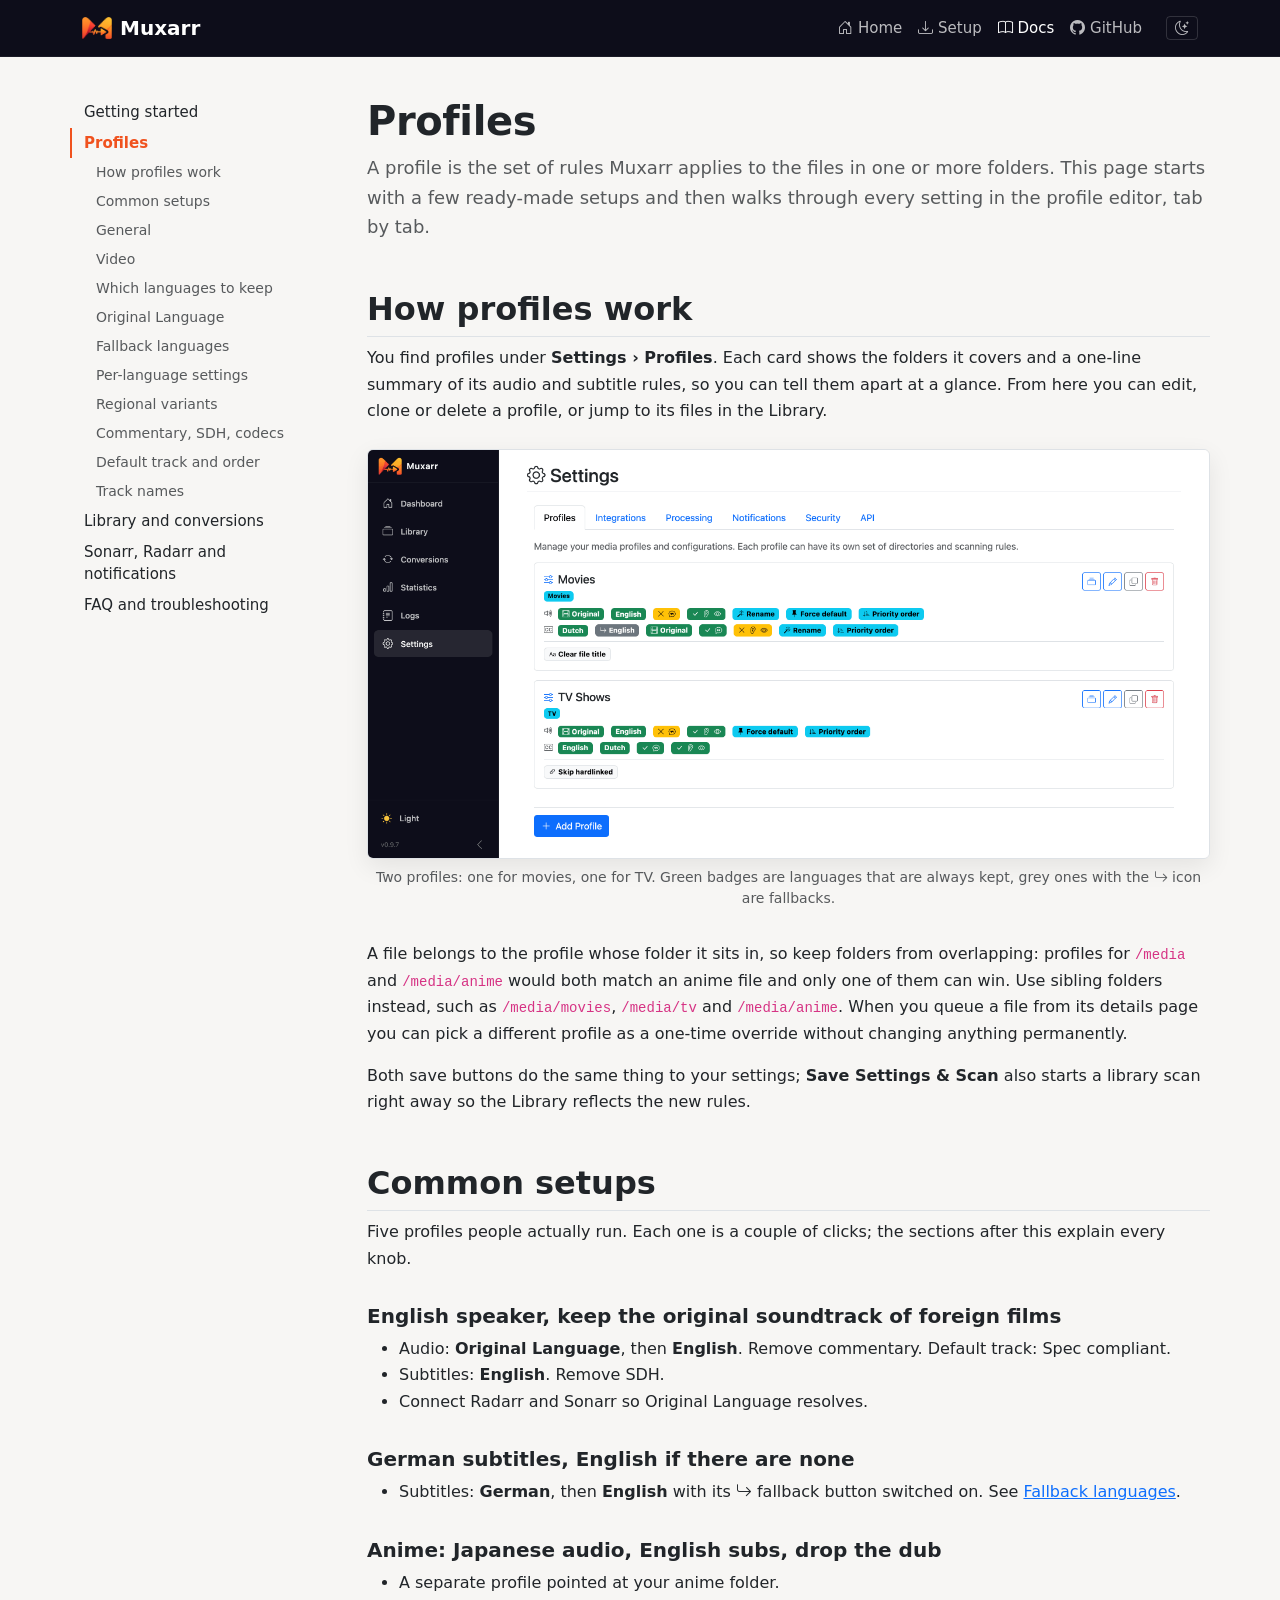
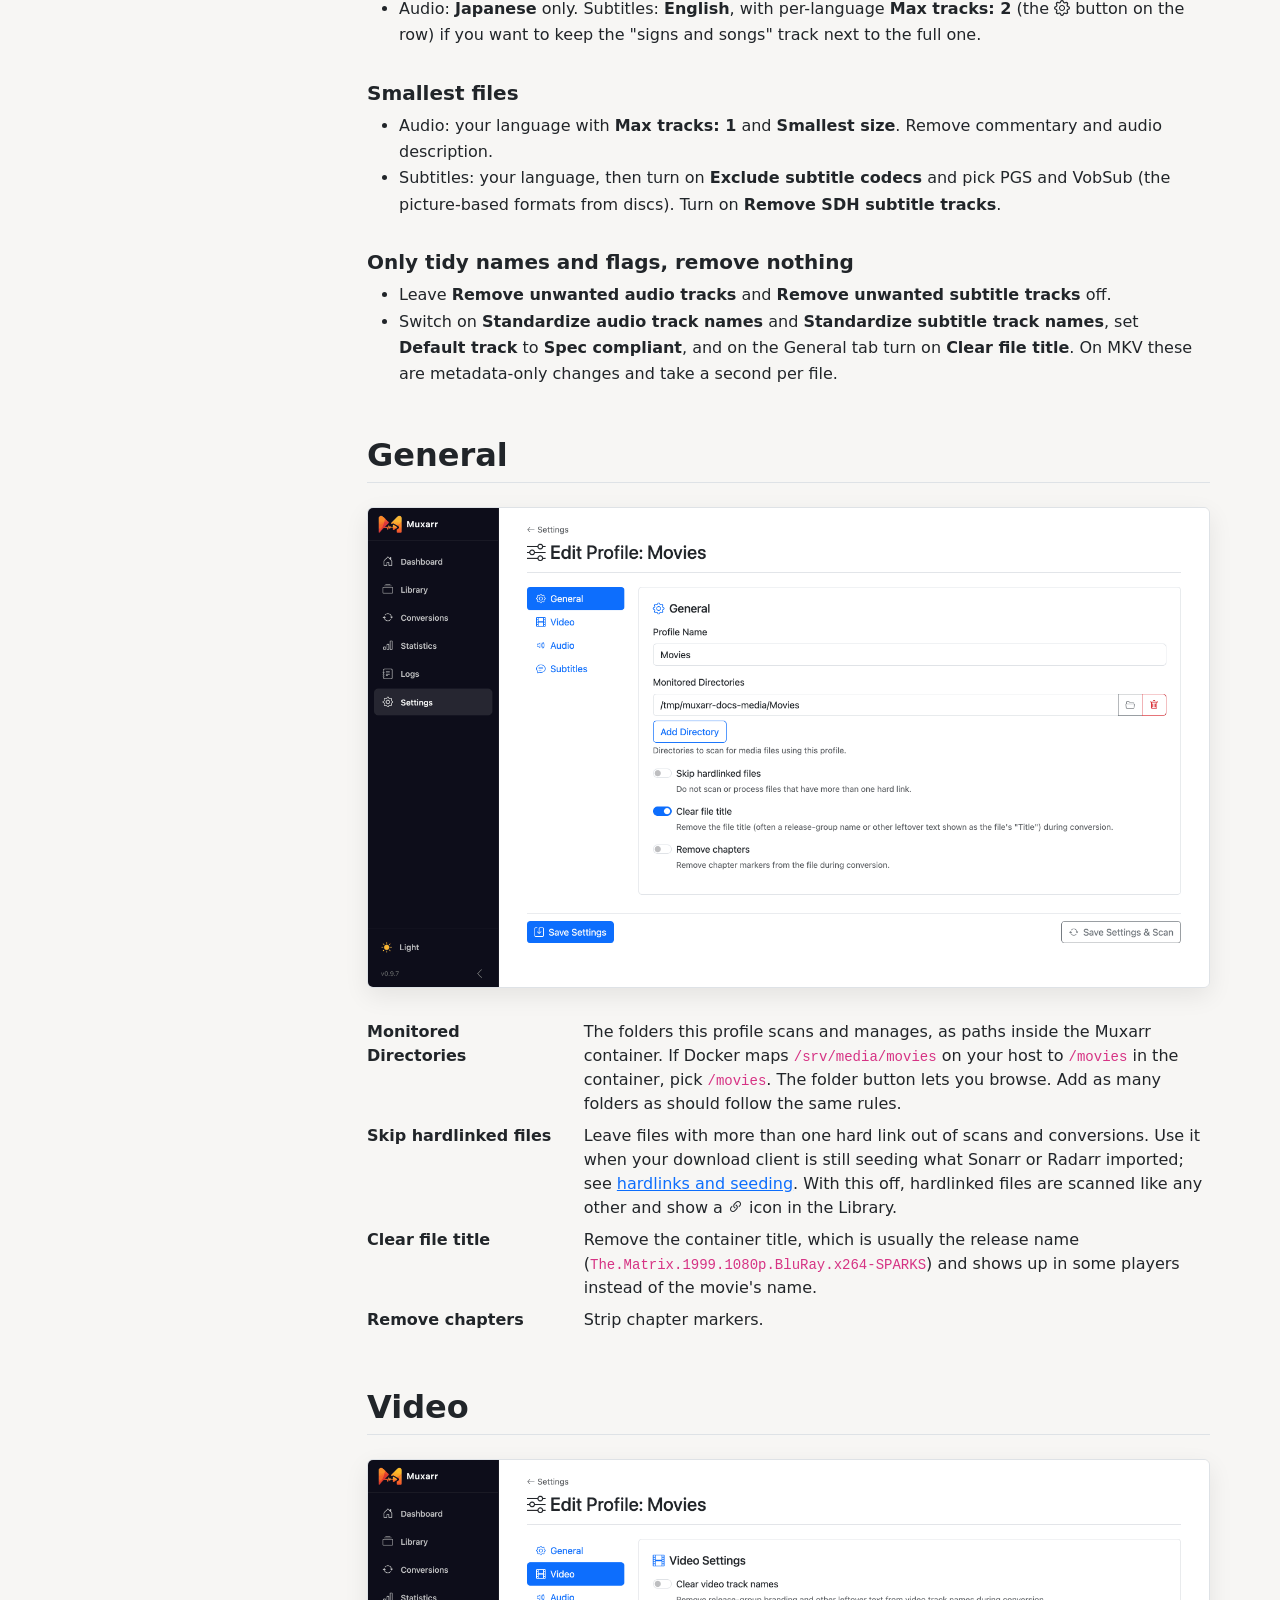
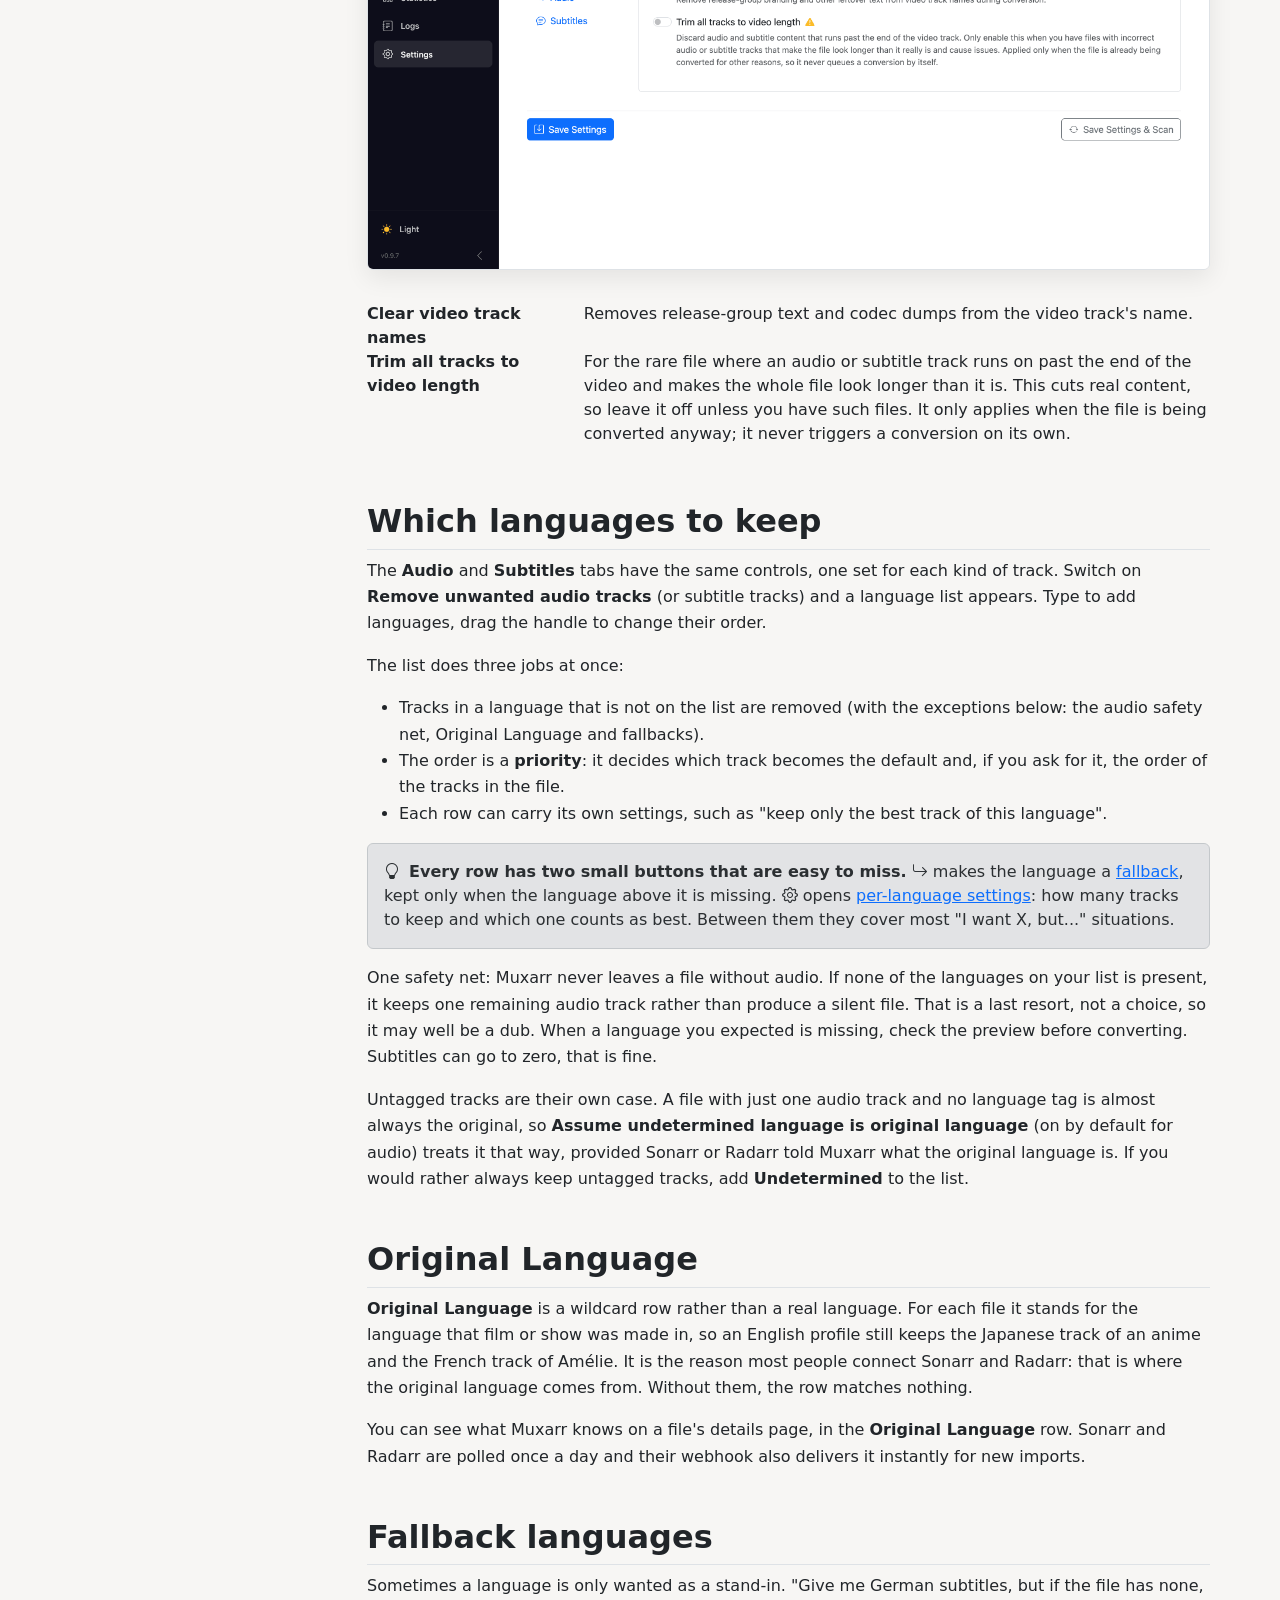
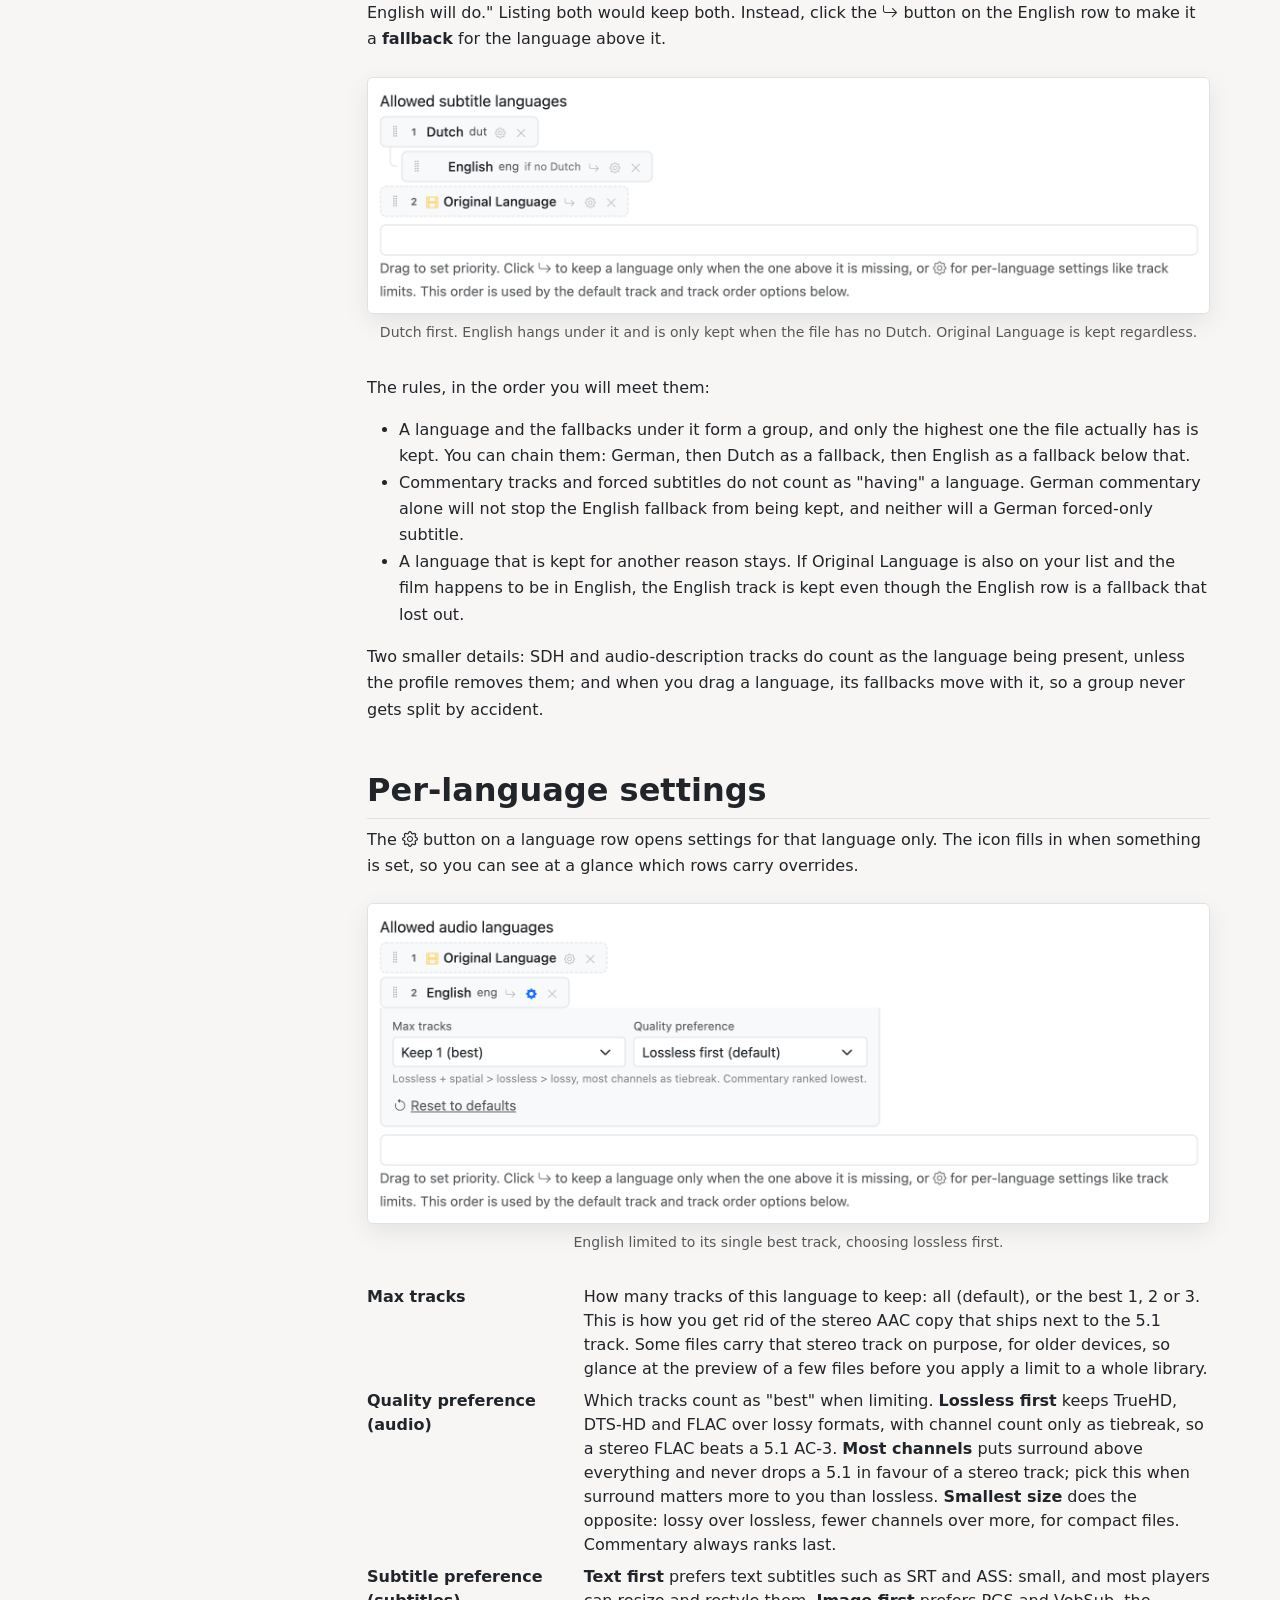
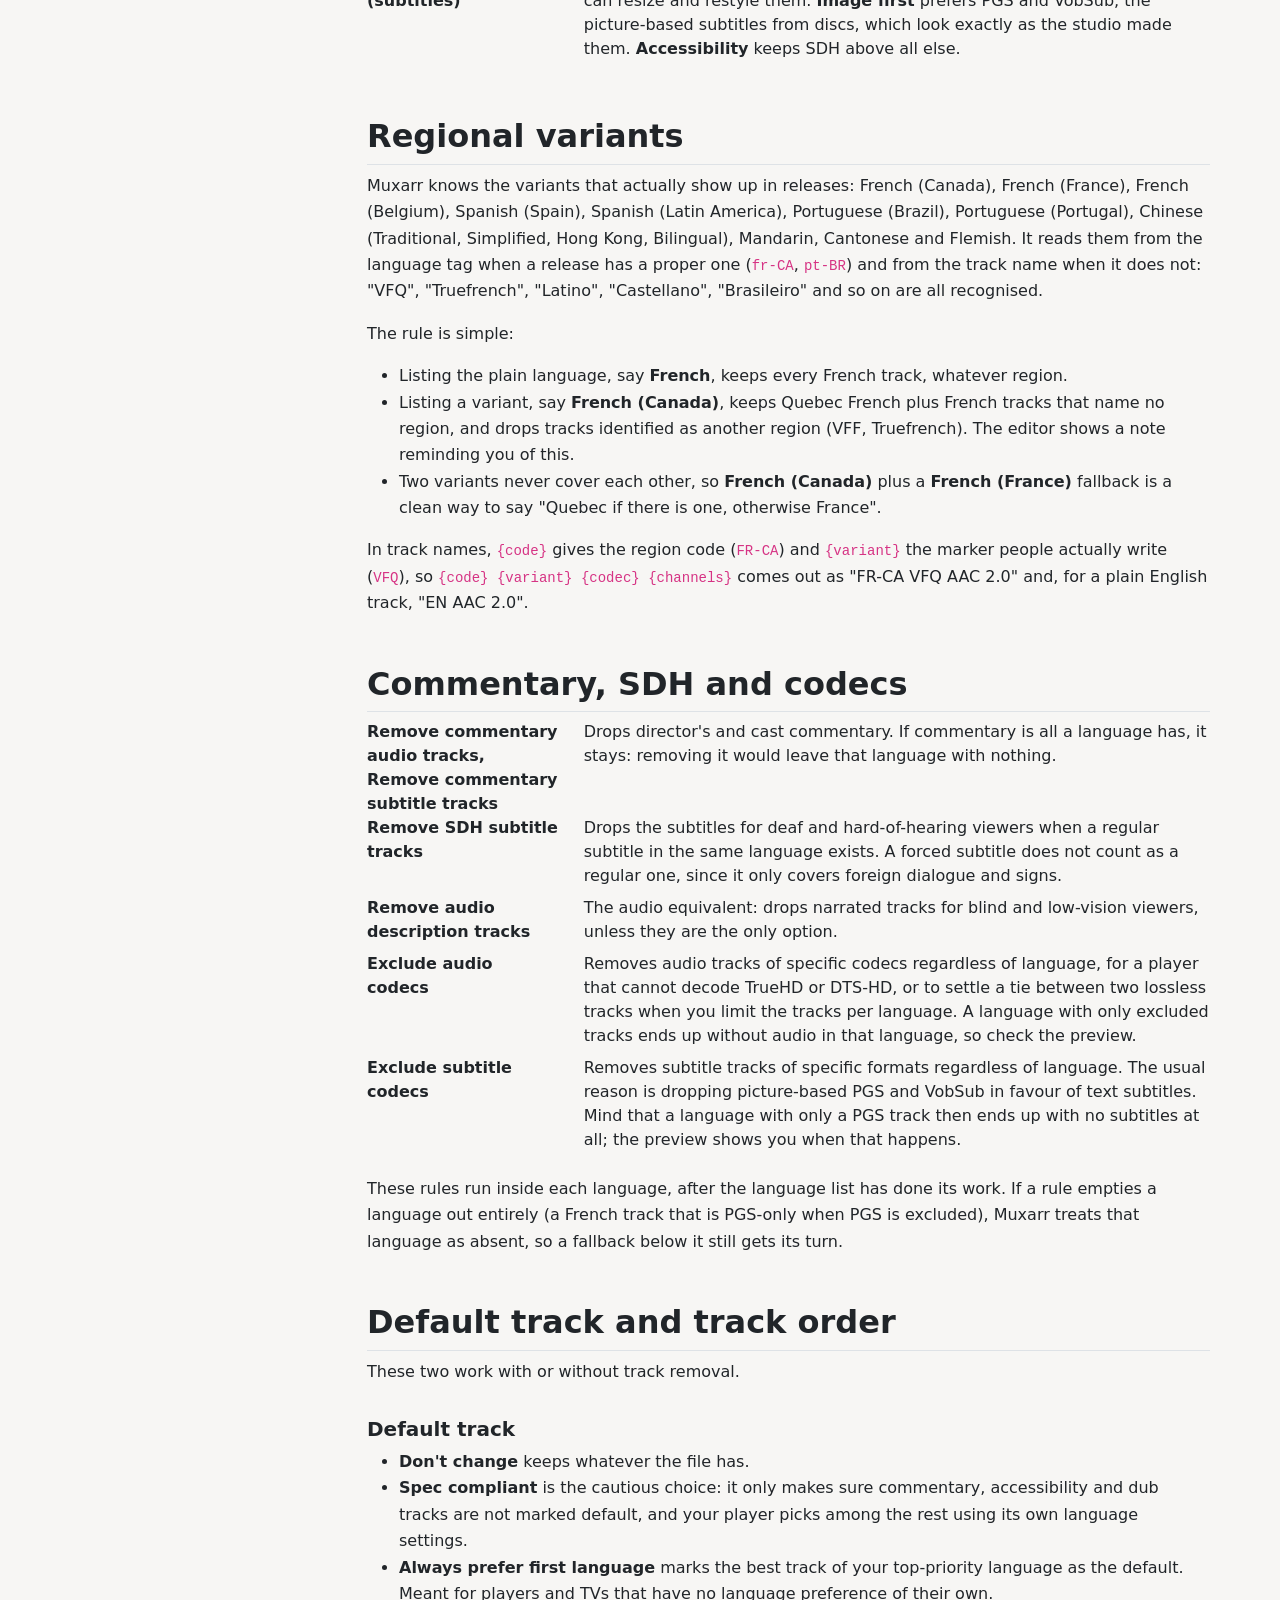
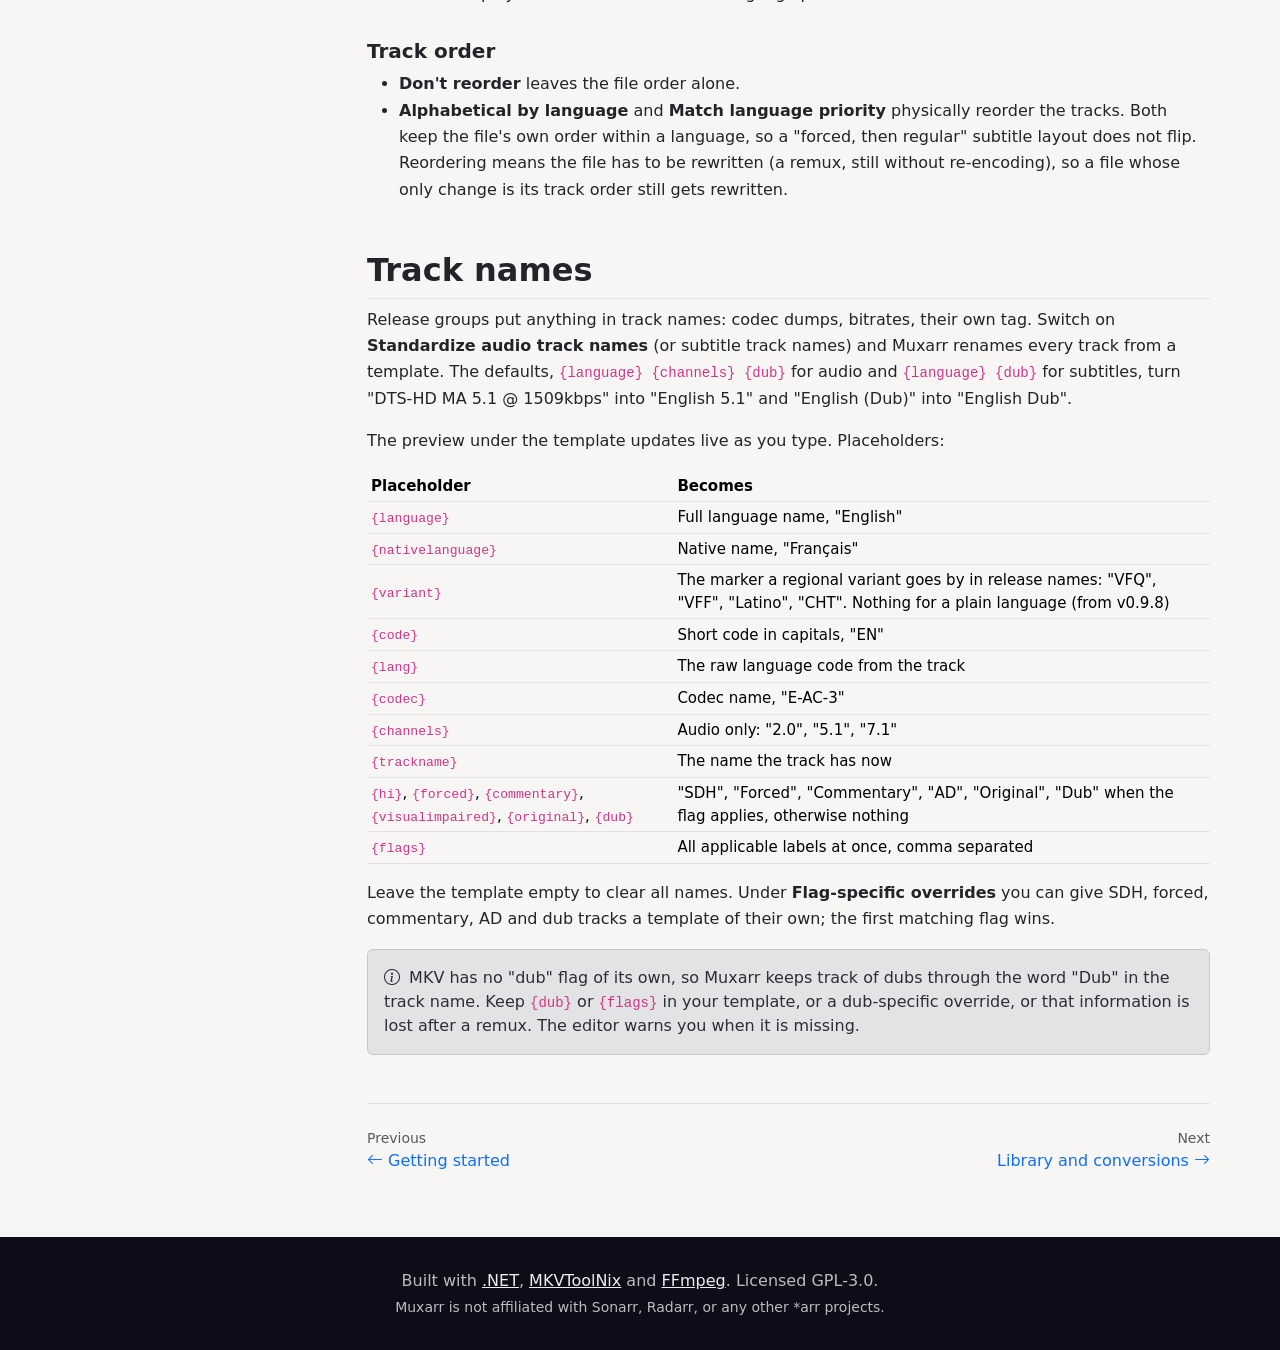
<file: docs/profiles.html>
<!DOCTYPE html>
<html lang="en" data-bs-theme="dark">
<head>
<meta charset="utf-8">
<meta name="viewport" content="width=device-width, initial-scale=1">
<title>Profiles | Muxarr docs</title>
<meta name="description" content="Every setting in a Muxarr profile explained: language priority, Original Language, fallback languages, per-language track limits, commentary and SDH rules, default track, track order and track name templates.">
<meta name="theme-color" content="#0d0d1a">
<link rel="canonical" href="https://muxarr.app/docs/profiles.html">
<meta property="og:type" content="article">
<meta property="og:site_name" content="Muxarr">
<meta property="og:title" content="Profiles | Muxarr docs">
<meta property="og:description" content="Every setting in a Muxarr profile explained, with recipes for common setups.">
<meta property="og:url" content="https://muxarr.app/docs/profiles.html">
<meta property="og:image" content="https://muxarr.app/img/og.png">
<link rel="icon" href="../img/favicon.png" type="image/png">
<link rel="apple-touch-icon" href="../img/apple-touch-icon.png">
<link rel="preconnect" href="https://cdn.jsdelivr.net" crossorigin>
<link href="https://cdn.jsdelivr.net/npm/bootstrap@5.3.3/dist/css/bootstrap.min.css" rel="stylesheet">
<link href="https://cdn.jsdelivr.net/npm/bootstrap-icons@1.11.3/font/bootstrap-icons.min.css" rel="stylesheet">
<link href="../css/site.css" rel="stylesheet">
<script>
  (function () {
    var stored = localStorage.getItem('theme');
    var system = window.matchMedia('(prefers-color-scheme: light)').matches ? 'light' : 'dark';
    document.documentElement.setAttribute('data-bs-theme', stored || system);
  })();
</script>
</head>
<body>

<nav class="navbar navbar-expand-lg mux-navbar sticky-top">
  <div class="container">
    <a class="navbar-brand d-flex align-items-center gap-2" href="../">
      <img src="../img/logo.png" alt="" width="30" height="30">
      <span>Muxarr</span>
    </a>
    <div class="d-flex align-items-center gap-2 order-lg-last ms-lg-3">
      <button class="btn btn-sm mux-theme-btn" type="button" id="theme-toggle" aria-label="Toggle dark mode">
        <i class="bi bi-moon-stars"></i>
      </button>
      <button class="navbar-toggler" type="button" data-bs-toggle="collapse" data-bs-target="#nav" aria-controls="nav" aria-expanded="false" aria-label="Toggle navigation">
        <span class="navbar-toggler-icon"></span>
      </button>
    </div>
    <div class="collapse navbar-collapse justify-content-end" id="nav">
      <ul class="navbar-nav align-items-lg-center">
        <li class="nav-item"><a class="nav-link" href="../"><i class="bi bi-house-door"></i> Home</a></li>
        <li class="nav-item"><a class="nav-link" href="../#setup"><i class="bi bi-download"></i> Setup</a></li>
        <li class="nav-item"><a class="nav-link active" href="./"><i class="bi bi-book"></i> Docs</a></li>
        <li class="nav-item"><a class="nav-link" href="https://github.com/KirovAir/muxarr"><i class="bi bi-github"></i> GitHub</a></li>
      </ul>
    </div>
  </div>
</nav>

<div class="container mux-docs">
  <div class="row g-5">

    <aside class="col-lg-3">
      <nav class="mux-docs-nav">
        <ul class="nav flex-column">
          <li class="nav-item"><a class="nav-link" href="./">Getting started</a></li>
          <li class="nav-item"><a class="nav-link active" href="profiles.html">Profiles</a>
            <ul class="nav flex-column mux-docs-sub">
              <li><a class="nav-link" href="#basics">How profiles work</a></li>
              <li><a class="nav-link" href="#recipes">Common setups</a></li>
              <li><a class="nav-link" href="#general">General</a></li>
              <li><a class="nav-link" href="#video">Video</a></li>
              <li><a class="nav-link" href="#languages">Which languages to keep</a></li>
              <li><a class="nav-link" href="#original">Original Language</a></li>
              <li><a class="nav-link" href="#fallback">Fallback languages</a></li>
              <li><a class="nav-link" href="#per-language">Per-language settings</a></li>
              <li><a class="nav-link" href="#variants">Regional variants</a></li>
              <li><a class="nav-link" href="#extras">Commentary, SDH, codecs</a></li>
              <li><a class="nav-link" href="#default-order">Default track and order</a></li>
              <li><a class="nav-link" href="#names">Track names</a></li>
            </ul>
          </li>
          <li class="nav-item"><a class="nav-link" href="library.html">Library and conversions</a></li>
          <li class="nav-item"><a class="nav-link" href="integrations.html">Sonarr, Radarr and notifications</a></li>
          <li class="nav-item"><a class="nav-link" href="faq.html">FAQ and troubleshooting</a></li>
        </ul>
      </nav>
    </aside>

    <main class="col-lg-9 mux-docs-body">
      <h1>Profiles</h1>
      <p class="mux-lead">
        A profile is the set of rules Muxarr applies to the files in one or more folders. This page
        starts with a few ready-made setups and then walks through every setting in the profile
        editor, tab by tab.
      </p>

      <h2 id="basics">How profiles work</h2>
      <p>
        You find profiles under <span class="mux-ui">Settings &rsaquo; Profiles</span>. Each card shows the
        folders it covers and a one-line summary of its audio and subtitle rules, so you can tell them
        apart at a glance. From here you can edit, clone or delete a profile, or jump to its files in
        the Library.
      </p>
      <figure class="mux-shot">
        <img src="../img/docs/settings-profiles.png" alt="The Profiles tab in Settings, listing two profiles with their rules" loading="lazy" width="2880" height="1400">
        <figcaption class="mux-caption">Two profiles: one for movies, one for TV. Green badges are languages that are always kept, grey ones with the <i class="bi bi-arrow-return-right"></i> icon are fallbacks.</figcaption>
      </figure>
      <p>
        A file belongs to the profile whose folder it sits in, so keep folders from overlapping:
        profiles for <code>/media</code> and <code>/media/anime</code> would both match an anime file and
        only one of them can win. Use sibling folders instead, such as <code>/media/movies</code>,
        <code>/media/tv</code> and <code>/media/anime</code>. When you queue a file from its details page
        you can pick a different profile as a one-time override without changing anything permanently.
      </p>
      <p>
        Both save buttons do the same thing to your settings; <span class="mux-ui">Save Settings &amp; Scan</span>
        also starts a library scan right away so the Library reflects the new rules.
      </p>

      <h2 id="recipes">Common setups</h2>
      <p>Five profiles people actually run. Each one is a couple of clicks; the sections after this explain every knob.</p>
      <h3>English speaker, keep the original soundtrack of foreign films</h3>
      <ul>
        <li>Audio: <span class="mux-ui">Original Language</span>, then <span class="mux-ui">English</span>. Remove commentary. Default track: Spec compliant.</li>
        <li>Subtitles: <span class="mux-ui">English</span>. Remove SDH.</li>
        <li>Connect Radarr and Sonarr so Original Language resolves.</li>
      </ul>
      <h3>German subtitles, English if there are none</h3>
      <ul>
        <li>Subtitles: <span class="mux-ui">German</span>, then <span class="mux-ui">English</span> with its <i class="bi bi-arrow-return-right"></i> fallback button switched on. See <a href="#fallback">Fallback languages</a>.</li>
      </ul>
      <h3>Anime: Japanese audio, English subs, drop the dub</h3>
      <ul>
        <li>A separate profile pointed at your anime folder.</li>
        <li>Audio: <span class="mux-ui">Japanese</span> only. Subtitles: <span class="mux-ui">English</span>, with per-language <span class="mux-ui">Max tracks: 2</span> (the <i class="bi bi-gear"></i> button on the row) if you want to keep the "signs and songs" track next to the full one.</li>
      </ul>
      <h3>Smallest files</h3>
      <ul>
        <li>Audio: your language with <span class="mux-ui">Max tracks: 1</span> and <span class="mux-ui">Smallest size</span>. Remove commentary and audio description.</li>
        <li>Subtitles: your language, then turn on <span class="mux-ui">Exclude subtitle codecs</span> and pick PGS and VobSub (the picture-based formats from discs). Turn on <span class="mux-ui">Remove SDH subtitle tracks</span>.</li>
      </ul>
      <h3>Only tidy names and flags, remove nothing</h3>
      <ul>
        <li>Leave <span class="mux-ui">Remove unwanted audio tracks</span> and <span class="mux-ui">Remove unwanted subtitle tracks</span> off.</li>
        <li>Switch on <span class="mux-ui">Standardize audio track names</span> and <span class="mux-ui">Standardize subtitle track names</span>, set <span class="mux-ui">Default track</span> to <span class="mux-ui">Spec compliant</span>, and on the General tab turn on <span class="mux-ui">Clear file title</span>. On MKV these are metadata-only changes and take a second per file.</li>
      </ul>


      <h2 id="general">General</h2>
      <figure class="mux-shot">
        <img src="../img/docs/profile-general.png" alt="The General tab of the profile editor" loading="lazy" width="2880" height="1640">
      </figure>
      <dl class="row">
        <dt class="col-sm-3">Monitored Directories</dt>
        <dd class="col-sm-9">The folders this profile scans and manages, as paths inside the Muxarr container. If Docker maps <code>/srv/media/movies</code> on your host to <code>/movies</code> in the container, pick <code>/movies</code>. The folder button lets you browse. Add as many folders as should follow the same rules.</dd>
        <dt class="col-sm-3">Skip hardlinked files</dt>
        <dd class="col-sm-9">Leave files with more than one hard link out of scans and conversions. Use it when your download client is still seeding what Sonarr or Radarr imported; see <a href="faq.html#hardlinks">hardlinks and seeding</a>. With this off, hardlinked files are scanned like any other and show a <i class="bi bi-link-45deg"></i> icon in the Library.</dd>
        <dt class="col-sm-3">Clear file title</dt>
        <dd class="col-sm-9">Remove the container title, which is usually the release name (<code>The.Matrix.1999.1080p.BluRay.x264-SPARKS</code>) and shows up in some players instead of the movie's name.</dd>
        <dt class="col-sm-3">Remove chapters</dt>
        <dd class="col-sm-9">Strip chapter markers.</dd>
      </dl>

      <h2 id="video">Video</h2>
      <figure class="mux-shot">
        <img src="../img/docs/profile-video.png" alt="The Video tab of the profile editor" loading="lazy" width="2880" height="1400">
      </figure>
      <dl class="row">
        <dt class="col-sm-3">Clear video track names</dt>
        <dd class="col-sm-9">Removes release-group text and codec dumps from the video track's name.</dd>
        <dt class="col-sm-3">Trim all tracks to video length</dt>
        <dd class="col-sm-9">For the rare file where an audio or subtitle track runs on past the end of the video and makes the whole file look longer than it is. This cuts real content, so leave it off unless you have such files. It only applies when the file is being converted anyway; it never triggers a conversion on its own.</dd>
      </dl>

      <h2 id="languages">Which languages to keep</h2>
      <p>
        The <span class="mux-ui">Audio</span> and <span class="mux-ui">Subtitles</span> tabs have the same
        controls, one set for each kind of track. Switch on <span class="mux-ui">Remove unwanted audio tracks</span>
        (or subtitle tracks) and a language list appears. Type to add languages, drag the handle to
        change their order.
      </p>
      <p>The list does three jobs at once:</p>
      <ul>
        <li>Tracks in a language that is not on the list are removed (with the exceptions below: the audio safety net, Original Language and fallbacks).</li>
        <li>The order is a <strong>priority</strong>: it decides which track becomes the default and, if you ask for it, the order of the tracks in the file.</li>
        <li>Each row can carry its own settings, such as "keep only the best track of this language".</li>
      </ul>
      <div class="alert alert-secondary" role="alert">
        <i class="bi bi-lightbulb me-1"></i>
        <strong>Every row has two small buttons that are easy to miss.</strong>
        <i class="bi bi-arrow-return-right"></i> makes the language a <a href="#fallback">fallback</a>, kept only when
        the language above it is missing. <i class="bi bi-gear"></i> opens <a href="#per-language">per-language
        settings</a>: how many tracks to keep and which one counts as best. Between them they cover most
        "I want X, but..." situations.
      </div>
      <p>
        One safety net: Muxarr never leaves a file without audio. If none of the languages on your list
        is present, it keeps one remaining audio track rather than produce a silent file. That is a last
        resort, not a choice, so it may well be a dub. When a language you expected is missing, check
        the preview before converting. Subtitles can go to zero, that is fine.
      </p>
      <p>
        Untagged tracks are their own case. A file with just one audio track and no language tag is
        almost always the original, so <span class="mux-ui">Assume undetermined language is original language</span>
        (on by default for audio) treats it that way, provided Sonarr or Radarr told Muxarr what the
        original language is. If you would rather always keep untagged tracks, add
        <span class="mux-ui">Undetermined</span> to the list.
      </p>

      <h2 id="original">Original Language</h2>
      <p>
        <span class="mux-ui">Original Language</span> is a wildcard row rather than a real language. For each
        file it stands for the language that film or show was made in, so an English profile still
        keeps the Japanese track of an anime and the French track of Amélie. It is the reason most
        people connect Sonarr and Radarr: that is where the original language comes from. Without them,
        the row matches nothing.
      </p>
      <p>
        You can see what Muxarr knows on a file's details page, in the <span class="mux-ui">Original Language</span>
        row. Sonarr and Radarr are polled once a day and their webhook also delivers it instantly for
        new imports.
      </p>

      <h2 id="fallback">Fallback languages</h2>
      <p>
        Sometimes a language is only wanted as a stand-in. "Give me German subtitles, but if the file
        has none, English will do." Listing both would keep both. Instead, click the
        <i class="bi bi-arrow-return-right"></i> button on the English row to make it a
        <strong>fallback</strong> for the language above it.
      </p>
      <figure class="mux-shot mux-shot-narrow">
        <img src="../img/docs/language-editor-fallback.png" alt="A subtitle language list with English as a fallback under Dutch" loading="lazy" width="1740" height="486">
        <figcaption class="mux-caption">Dutch first. English hangs under it and is only kept when the file has no Dutch. Original Language is kept regardless.</figcaption>
      </figure>
      <p>The rules, in the order you will meet them:</p>
      <ul>
        <li>A language and the fallbacks under it form a group, and only the highest one the file actually has is kept. You can chain them: German, then Dutch as a fallback, then English as a fallback below that.</li>
        <li>Commentary tracks and forced subtitles do not count as "having" a language. German commentary alone will not stop the English fallback from being kept, and neither will a German forced-only subtitle.</li>
        <li>A language that is kept for another reason stays. If Original Language is also on your list and the film happens to be in English, the English track is kept even though the English row is a fallback that lost out.</li>
      </ul>
      <p>
        Two smaller details: SDH and audio-description tracks do count as the language being present,
        unless the profile removes them; and when you drag a language, its fallbacks move with it, so
        a group never gets split by accident.
      </p>

      <h2 id="per-language">Per-language settings</h2>
      <p>
        The <i class="bi bi-gear"></i> button on a language row opens settings for that language only.
        The icon fills in when something is set, so you can see at a glance which rows carry overrides.
      </p>
      <figure class="mux-shot mux-shot-narrow">
        <img src="../img/docs/language-editor-settings.png" alt="Per-language settings opened for English: max tracks and quality preference" loading="lazy" width="1740" height="660">
        <figcaption class="mux-caption">English limited to its single best track, choosing lossless first.</figcaption>
      </figure>
      <dl class="row">
        <dt class="col-sm-3">Max tracks</dt>
        <dd class="col-sm-9">How many tracks of this language to keep: all (default), or the best 1, 2 or 3. This is how you get rid of the stereo AAC copy that ships next to the 5.1 track. Some files carry that stereo track on purpose, for older devices, so glance at the preview of a few files before you apply a limit to a whole library.</dd>
        <dt class="col-sm-3">Quality preference (audio)</dt>
        <dd class="col-sm-9">Which tracks count as "best" when limiting.
          <span class="mux-ui">Lossless first</span> keeps TrueHD, DTS-HD and FLAC over lossy formats, with channel count only as tiebreak, so a stereo FLAC beats a 5.1 AC-3.
          <span class="mux-ui">Most channels</span> puts surround above everything and never drops a 5.1 in favour of a stereo track; pick this when surround matters more to you than lossless.
          <span class="mux-ui">Smallest size</span> does the opposite: lossy over lossless, fewer channels over more, for compact files.
          Commentary always ranks last.</dd>
        <dt class="col-sm-3">Subtitle preference (subtitles)</dt>
        <dd class="col-sm-9"><span class="mux-ui">Text first</span> prefers text subtitles such as SRT and ASS: small, and most players can resize and restyle them.
          <span class="mux-ui">Image first</span> prefers PGS and VobSub, the picture-based subtitles from discs, which look exactly as the studio made them.
          <span class="mux-ui">Accessibility</span> keeps SDH above all else.</dd>
      </dl>

      <h2 id="variants">Regional variants</h2>
      <p>
        Muxarr knows the variants that actually show up in releases: French (Canada), French (France),
        French (Belgium), Spanish (Spain), Spanish (Latin America), Portuguese (Brazil), Portuguese
        (Portugal), Chinese (Traditional, Simplified, Hong Kong, Bilingual), Mandarin, Cantonese and
        Flemish. It reads them from the language tag when a release has a proper one (<code>fr-CA</code>,
        <code>pt-BR</code>) and from the track name when it does not: "VFQ", "Truefrench", "Latino",
        "Castellano", "Brasileiro" and so on are all recognised.
      </p>
      <p>The rule is simple:</p>
      <ul>
        <li>Listing the plain language, say <span class="mux-ui">French</span>, keeps every French track, whatever region.</li>
        <li>Listing a variant, say <span class="mux-ui">French (Canada)</span>, keeps Quebec French plus French tracks that name no region, and drops tracks identified as another region (VFF, Truefrench). The editor shows a note reminding you of this.</li>
        <li>Two variants never cover each other, so <span class="mux-ui">French (Canada)</span> plus a
          <span class="mux-ui">French (France)</span> fallback is a clean way to say "Quebec if there is one, otherwise France".</li>
      </ul>
      <p>
        In track names, <code>{code}</code> gives the region code (<code>FR-CA</code>) and
        <code>{variant}</code> the marker people actually write (<code>VFQ</code>), so
        <code>{code} {variant} {codec} {channels}</code> comes out as "FR-CA VFQ AAC 2.0" and, for a
        plain English track, "EN AAC 2.0".
      </p>

      <h2 id="extras">Commentary, SDH and codecs</h2>
      <dl class="row">
        <dt class="col-sm-3">Remove commentary audio tracks, Remove commentary subtitle tracks</dt>
        <dd class="col-sm-9">Drops director's and cast commentary. If commentary is all a language has, it stays: removing it would leave that language with nothing.</dd>
        <dt class="col-sm-3">Remove SDH subtitle tracks</dt>
        <dd class="col-sm-9">Drops the subtitles for deaf and hard-of-hearing viewers when a regular subtitle in the same language exists. A forced subtitle does not count as a regular one, since it only covers foreign dialogue and signs.</dd>
        <dt class="col-sm-3">Remove audio description tracks</dt>
        <dd class="col-sm-9">The audio equivalent: drops narrated tracks for blind and low-vision viewers, unless they are the only option.</dd>
        <dt class="col-sm-3">Exclude audio codecs</dt>
        <dd class="col-sm-9">Removes audio tracks of specific codecs regardless of language, for a player that cannot decode TrueHD or DTS-HD, or to settle a tie between two lossless tracks when you limit the tracks per language. A language with only excluded tracks ends up without audio in that language, so check the preview.</dd>
        <dt class="col-sm-3">Exclude subtitle codecs</dt>
        <dd class="col-sm-9">Removes subtitle tracks of specific formats regardless of language. The usual reason is dropping picture-based PGS and VobSub in favour of text subtitles. Mind that a language with only a PGS track then ends up with no subtitles at all; the preview shows you when that happens.</dd>
      </dl>
      <p>
        These rules run inside each language, after the language list has done its work. If a rule
        empties a language out entirely (a French track that is PGS-only when PGS is excluded), Muxarr
        treats that language as absent, so a fallback below it still gets its turn.
      </p>

      <h2 id="default-order">Default track and track order</h2>
      <p>These two work with or without track removal.</p>
      <h3>Default track</h3>
      <ul>
        <li><span class="mux-ui">Don't change</span> keeps whatever the file has.</li>
        <li><span class="mux-ui">Spec compliant</span> is the cautious choice: it only makes sure commentary, accessibility and dub tracks are not marked default, and your player picks among the rest using its own language settings.</li>
        <li><span class="mux-ui">Always prefer first language</span> marks the best track of your top-priority language as the default. Meant for players and TVs that have no language preference of their own.</li>
      </ul>
      <h3>Track order</h3>
      <ul>
        <li><span class="mux-ui">Don't reorder</span> leaves the file order alone.</li>
        <li><span class="mux-ui">Alphabetical by language</span> and <span class="mux-ui">Match language priority</span> physically reorder the tracks. Both keep the file's own order within a language, so a "forced, then regular" subtitle layout does not flip. Reordering means the file has to be rewritten (a remux, still without re-encoding), so a file whose only change is its track order still gets rewritten.</li>
      </ul>

      <h2 id="names">Track names</h2>
      <p>
        Release groups put anything in track names: codec dumps, bitrates, their own tag. Switch on
        <span class="mux-ui">Standardize audio track names</span> (or subtitle track names) and Muxarr renames
        every track from a template. The defaults, <code>{language} {channels} {dub}</code> for audio
        and <code>{language} {dub}</code> for subtitles, turn "DTS-HD MA 5.1 @ 1509kbps" into
        "English 5.1" and "English (Dub)" into "English Dub".
      </p>
      <p>The preview under the template updates live as you type. Placeholders:</p>
      <div class="table-responsive">
        <table class="table table-sm align-middle">
          <thead><tr><th>Placeholder</th><th>Becomes</th></tr></thead>
          <tbody>
            <tr><td><code>{language}</code></td><td>Full language name, "English"</td></tr>
            <tr><td><code>{nativelanguage}</code></td><td>Native name, "Français"</td></tr>
            <tr><td><code>{variant}</code></td><td>The marker a regional variant goes by in release names: "VFQ", "VFF", "Latino", "CHT". Nothing for a plain language (from v0.9.8)</td></tr>
            <tr><td><code>{code}</code></td><td>Short code in capitals, "EN"</td></tr>
            <tr><td><code>{lang}</code></td><td>The raw language code from the track</td></tr>
            <tr><td><code>{codec}</code></td><td>Codec name, "E-AC-3"</td></tr>
            <tr><td><code>{channels}</code></td><td>Audio only: "2.0", "5.1", "7.1"</td></tr>
            <tr><td><code>{trackname}</code></td><td>The name the track has now</td></tr>
            <tr><td><code>{hi}</code>, <code>{forced}</code>, <code>{commentary}</code>, <code>{visualimpaired}</code>, <code>{original}</code>, <code>{dub}</code></td><td>"SDH", "Forced", "Commentary", "AD", "Original", "Dub" when the flag applies, otherwise nothing</td></tr>
            <tr><td><code>{flags}</code></td><td>All applicable labels at once, comma separated</td></tr>
          </tbody>
        </table>
      </div>
      <p>
        Leave the template empty to clear all names. Under <span class="mux-ui">Flag-specific overrides</span>
        you can give SDH, forced, commentary, AD and dub tracks a template of their own; the first
        matching flag wins.
      </p>
      <div class="alert alert-secondary" role="alert">
        <i class="bi bi-info-circle me-1"></i>
        MKV has no "dub" flag of its own, so Muxarr keeps track of dubs through the word "Dub" in the
        track name. Keep <code>{dub}</code> or <code>{flags}</code> in your template, or a dub-specific
        override, or that information is lost after a remux. The editor warns you when it is missing.
      </div>

      <div class="mux-docs-pager d-flex justify-content-between">
        <a href="./"><small>Previous</small><i class="bi bi-arrow-left"></i> Getting started</a>
        <a href="library.html" class="text-end"><small>Next</small>Library and conversions <i class="bi bi-arrow-right"></i></a>
      </div>
    </main>
  </div>
</div>

<footer class="mux-footer text-center">
  <div class="container">
    <p class="mb-1">
      Built with <a href="https://dotnet.microsoft.com/">.NET</a>,
      <a href="https://mkvtoolnix.download/">MKVToolNix</a> and
      <a href="https://ffmpeg.org/">FFmpeg</a>. Licensed GPL-3.0.
    </p>
    <p class="mb-0 small">Muxarr is not affiliated with Sonarr, Radarr, or any other *arr projects.</p>
  </div>
</footer>

<script src="https://cdn.jsdelivr.net/npm/bootstrap@5.3.3/dist/js/bootstrap.bundle.min.js"></script>
<script src="../js/site.js"></script>
</body>
</html>
</file>
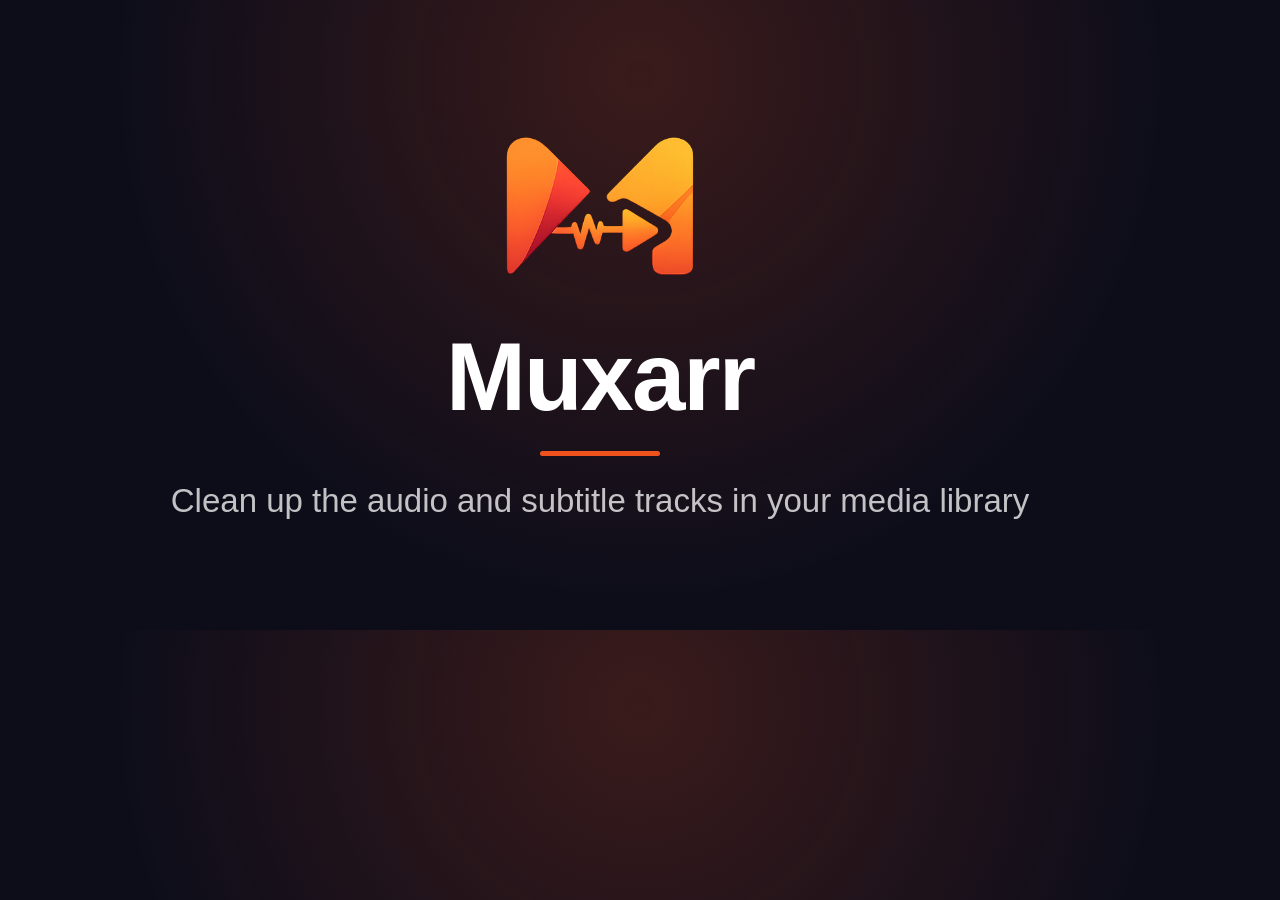
<file: img/og-source.html>
<!DOCTYPE html>
<!-- Source for img/og.png. Render with:
     chrome --headless --screenshot --window-size=1200,630 img/og-source.html -->
<html lang="en">
<head>
<meta charset="utf-8">
<meta name="robots" content="noindex">
<style>
  * { margin: 0; padding: 0; box-sizing: border-box; }

  body {
    width: 1200px;
    height: 630px;
    background: #0d0d1a;
    background-image:
      radial-gradient(circle at 50% 12%, rgba(240, 82, 30, 0.20), transparent 62%);
    display: flex;
    flex-direction: column;
    align-items: center;
    justify-content: center;
    font-family: -apple-system, "Helvetica Neue", Arial, sans-serif;
    color: #fff;
    overflow: hidden;
  }

  img { width: 190px; height: 190px; margin-bottom: 28px; }

  h1 {
    font-size: 96px;
    font-weight: 700;
    letter-spacing: -2px;
    line-height: 1;
  }

  .rule {
    width: 120px;
    height: 5px;
    background: #f0521e;
    border-radius: 3px;
    margin: 26px 0;
  }

  p {
    font-size: 33px;
    color: rgba(255, 255, 255, 0.75);
    font-weight: 400;
  }
</style>
</head>
<body>
  <img src="logo.png" alt="">
  <h1>Muxarr</h1>
  <div class="rule"></div>
  <p>Clean up the audio and subtitle tracks in your media library</p>
</body>
</html>
</file>
<file: css/site.css>
/* ============================================
   Muxarr website — thin theme layer.
   Same approach as the app: Bootstrap does the work,
   this only covers branding and the navy dark mode.
   ============================================ */

:root {
    --mux-navy: #0d0d1a;
    --mux-navy-light: #1e1e32;
    --mux-surface: #232338;
    --mux-border: rgba(255, 255, 255, 0.06);
    --mux-orange: #f0521e;
}

/* Bootstrap's reboot puts scroll-behavior: smooth on :root, and Chrome then
   smooth-scrolls to the URL fragment while the page is still loading; images
   and the video laying out cancel that animation, so anchor links from other
   pages land at the top. Jump instantly on load, scroll smoothly only once the
   user has interacted with the page. */
:root {
    scroll-behavior: auto;
}

@media (prefers-reduced-motion: no-preference) {
    html:focus-within {
        scroll-behavior: smooth;
    }
}

/* Light theme: warm off-white rather than flat #fff */
[data-bs-theme="light"] {
    --bs-body-bg: #f7f6f4;
    --bs-tertiary-bg: #edebe7;
}

[data-bs-theme="light"] .card {
    background: #fff;
}

/* Match the app: navy body, not Bootstrap's default grey */
[data-bs-theme="dark"] {
    --bs-body-bg: var(--mux-navy);
    --bs-body-color: rgba(255, 255, 255, 0.87);
    --bs-heading-color: #fff;
    --bs-border-color: var(--mux-border);
}

[data-bs-theme="dark"] .card {
    background: var(--mux-navy-light);
    border-color: var(--mux-border);
}

/* Bootstrap's outline-secondary sits at too low a contrast on the navy */
[data-bs-theme="dark"] .btn-outline-secondary {
    --bs-btn-color: rgba(255, 255, 255, 0.87);
    --bs-btn-border-color: rgba(255, 255, 255, 0.25);
    --bs-btn-hover-bg: var(--mux-surface);
    --bs-btn-hover-border-color: rgba(255, 255, 255, 0.4);
    --bs-btn-hover-color: #fff;
}

section[id], header[id] {
    scroll-margin-top: 64px;
}

/* The last section is short, so without this the page cannot scroll far
   enough for the Support anchor to reach the top like the others do. Leaves
   room for the navbar above and the footer (about 7rem) below. */
@media (min-width: 992px) {
    #support {
        min-height: calc(100vh - 64px - 7rem);
    }
}

/* ---- Navbar (stays navy in both themes, like the app sidebar) ---- */

/* The bar stays navy in both themes, so pin Bootstrap's dark navbar variables
   instead of letting them follow data-bs-theme. */
.mux-navbar {
    background: var(--mux-navy);
    border-bottom: 1px solid var(--mux-border);
    --bs-navbar-color: rgba(255, 255, 255, 0.72);
    --bs-navbar-hover-color: #fff;
    --bs-navbar-active-color: #fff;
    --bs-navbar-brand-color: #fff;
    --bs-navbar-brand-hover-color: #fff;
    --bs-navbar-toggler-border-color: rgba(255, 255, 255, 0.15);
    --bs-navbar-toggler-icon-bg: url("data:image/svg+xml,%3csvg xmlns='http://www.w3.org/2000/svg' viewBox='0 0 30 30'%3e%3cpath stroke='rgba%28255, 255, 255, 0.75%29' stroke-linecap='round' stroke-miterlimit='10' stroke-width='2' d='M4 7h22M4 15h22M4 23h22'/%3e%3c/svg%3e");
}

.mux-navbar .navbar-brand {
    font-weight: 600;
}

.mux-navbar .nav-link {
    font-size: 0.9375rem;
    white-space: nowrap;
}

.mux-navbar .navbar-toggler:focus {
    box-shadow: none;
}

/* Room to breathe once the links drop below the bar */
@media (max-width: 991.98px) {
    .mux-navbar .navbar-collapse {
        padding-bottom: 0.5rem;
    }

    .mux-navbar .nav-link {
        padding-top: 0.5rem;
        padding-bottom: 0.5rem;
    }
}

.mux-theme-btn {
    color: rgba(255, 255, 255, 0.72);
    border: 1px solid rgba(255, 255, 255, 0.15);
    line-height: 1;
}

.mux-theme-btn:hover {
    color: #fff;
    border-color: rgba(255, 255, 255, 0.35);
}

/* ---- Hero ---- */

.mux-hero {
    padding: 4rem 0 3.5rem;
    position: relative;
    overflow: hidden;
}

/* Warm wash behind the logo, picked from the logo's own gradient.
   Keeps the light theme off the flat-white default. */
.mux-hero::before {
    content: '';
    position: absolute;
    top: -18rem;
    left: 50%;
    width: 60rem;
    height: 42rem;
    transform: translateX(-50%);
    background: radial-gradient(closest-side, rgba(240, 82, 30, 0.13), transparent);
    pointer-events: none;
    z-index: -1;
}

[data-bs-theme="dark"] .mux-hero::before {
    background: radial-gradient(closest-side, rgba(240, 82, 30, 0.20), transparent);
}

.mux-hero-logo {
    height: auto;
    filter: drop-shadow(0 10px 24px rgba(240, 82, 30, 0.28));
}

/* Never scale past the 960px source, upscaling makes the UI text mushy */
.mux-shot video {
    display: block;
    width: 100%;
    max-width: 860px;
    height: auto;
    margin: 0 auto;
    border: 1px solid var(--bs-border-color);
    border-radius: var(--bs-border-radius);
}

.mux-wordmark {
    font-size: clamp(2.5rem, 7vw, 3.75rem);
    font-weight: 700;
    letter-spacing: -0.02em;
    margin-bottom: 0.5rem;
}

.mux-hero-text {
    max-width: 44rem;
    color: var(--bs-secondary-color);
}

/* ---- Sections ---- */

.mux-section {
    padding: 4rem 0;
}

.mux-section-alt {
    background: var(--bs-tertiary-bg);
}

[data-bs-theme="dark"] .mux-section-alt {
    background: var(--mux-navy-light);
}

/* Centered heading with a short brand rule under it, like the *arr sites */
.mux-heading {
    text-align: center;
    font-weight: 600;
    margin-bottom: 2.5rem;
    padding-bottom: 0.75rem;
    position: relative;
}

.mux-heading::after {
    content: '';
    position: absolute;
    left: 50%;
    bottom: 0;
    width: 3rem;
    height: 3px;
    background: var(--mux-orange);
    transform: translateX(-50%);
    border-radius: 2px;
}

/* ---- Feature cards ---- */

.mux-icon {
    font-size: 1.75rem;
    color: var(--mux-orange);
    display: block;
    margin-bottom: 0.75rem;
}

.card {
    transition: transform 0.15s ease, border-color 0.15s ease, box-shadow 0.15s ease;
}

.card:hover {
    transform: translateY(-3px);
    border-color: rgba(240, 82, 30, 0.45);
    box-shadow: 0 0.5rem 1.5rem rgba(0, 0, 0, 0.10);
}

[data-bs-theme="dark"] .card:hover {
    box-shadow: 0 0.5rem 1.5rem rgba(0, 0, 0, 0.45);
}

.card p {
    color: var(--bs-secondary-color);
    font-size: 0.9375rem;
}

/* ---- Screenshots ---- */

.mux-shot {
    margin: 0;
}

.mux-shot img {
    border: 1px solid var(--bs-border-color);
    border-radius: var(--bs-border-radius);
}

.mux-caption {
    margin-top: 0.5rem;
    font-size: 0.875rem;
    color: var(--bs-secondary-color);
    text-align: center;
}

/* ---- Code blocks ---- */

.mux-code {
    position: relative;
}

.mux-code pre {
    background: var(--bs-tertiary-bg);
    border: 1px solid var(--bs-border-color);
    border-radius: var(--bs-border-radius);
    padding: 1rem;
    margin: 0;
    overflow-x: auto;
    font-size: 0.875rem;
}

[data-bs-theme="dark"] .mux-code pre {
    background: var(--mux-navy);
    border-color: var(--mux-border);
}

.mux-copy {
    position: absolute;
    top: 0.5rem;
    right: 0.5rem;
    z-index: 1;
}

.mux-tab-body {
    border: 1px solid var(--bs-border-color);
    border-top: 0;
    border-radius: 0 0 var(--bs-border-radius) var(--bs-border-radius);
    padding: 1.5rem;
}

[data-bs-theme="dark"] .mux-tab-body,
[data-bs-theme="dark"] .nav-tabs {
    border-color: var(--mux-border);
}

.mux-steps li {
    margin-bottom: 0.5rem;
}

/* ---- Support ---- */

.mux-support-icon {
    font-size: 2.5rem;
    color: var(--mux-orange);
    display: block;
    margin-bottom: 0.75rem;
}

/* ---- Footer ---- */

.mux-footer {
    background: var(--mux-navy);
    color: rgba(255, 255, 255, 0.72);
    padding: 2rem 0;
}

.mux-footer a {
    color: rgba(255, 255, 255, 0.92);
}

@media (prefers-reduced-motion: reduce) {
    .card,
    .card:hover {
        transition: none;
        transform: none;
    }
}

/* ---- Docs ---- */

.mux-docs {
    padding: 2.5rem 0 4rem;
}

.mux-docs-nav {
    position: sticky;
    top: 5rem;
    font-size: 0.9375rem;
}

.mux-docs-nav .nav-link {
    color: var(--bs-body-color);
    padding: 0.25rem 0.75rem;
    border-left: 2px solid transparent;
    border-radius: 0;
}

.mux-docs-nav .nav-link:hover {
    color: var(--mux-orange);
}

.mux-docs-nav .nav-link.active {
    color: var(--mux-orange);
    border-left-color: var(--mux-orange);
    font-weight: 600;
}

.mux-docs-nav .mux-docs-sub .nav-link {
    padding-left: 1.5rem;
    font-size: 0.875rem;
    color: var(--bs-secondary-color);
}

.mux-docs-nav .mux-docs-sub .nav-link:hover {
    color: var(--mux-orange);
}

.mux-docs-body h1 {
    font-weight: 700;
    letter-spacing: -0.01em;
}

.mux-docs-body h2 {
    margin-top: 3rem;
    padding-bottom: 0.5rem;
    border-bottom: 1px solid var(--bs-border-color);
    font-weight: 600;
}

.mux-docs-body h3 {
    margin-top: 2rem;
    font-size: 1.25rem;
    font-weight: 600;
}

.mux-docs-body h2[id], .mux-docs-body h3[id] {
    scroll-margin-top: 5rem;
}

.mux-docs-body p, .mux-docs-body li {
    line-height: 1.65;
}

.mux-docs-body .mux-lead {
    font-size: 1.125rem;
    color: var(--bs-secondary-color);
}

.mux-docs-body figure.mux-shot {
    margin: 1.5rem 0 2rem;
}

.mux-docs-body figure.mux-shot img {
    width: 100%;
    height: auto;
    box-shadow: 0 0.5rem 1.5rem rgba(0, 0, 0, 0.08);
}

[data-bs-theme="dark"] .mux-docs-body figure.mux-shot img {
    box-shadow: 0 0.5rem 1.5rem rgba(0, 0, 0, 0.4);
}

/* Cropped UI fragments should not stretch to the column */
.mux-docs-body figure.mux-shot.mux-shot-narrow img {
    width: auto;
    max-width: 100%;
}

.mux-docs-body table {
    font-size: 0.9375rem;
}

.mux-docs-body code {
    font-size: 0.875em;
}

.mux-docs-body .table code {
    white-space: nowrap;
}

/* Setting names as they appear in the app */
.mux-ui {
    font-weight: 600;
}

/* Docs pager at the bottom of each page */
.mux-docs-pager {
    margin-top: 3rem;
    padding-top: 1.5rem;
    border-top: 1px solid var(--bs-border-color);
}

.mux-docs-pager a {
    text-decoration: none;
}

.mux-docs-pager small {
    display: block;
    color: var(--bs-secondary-color);
}
</file>
